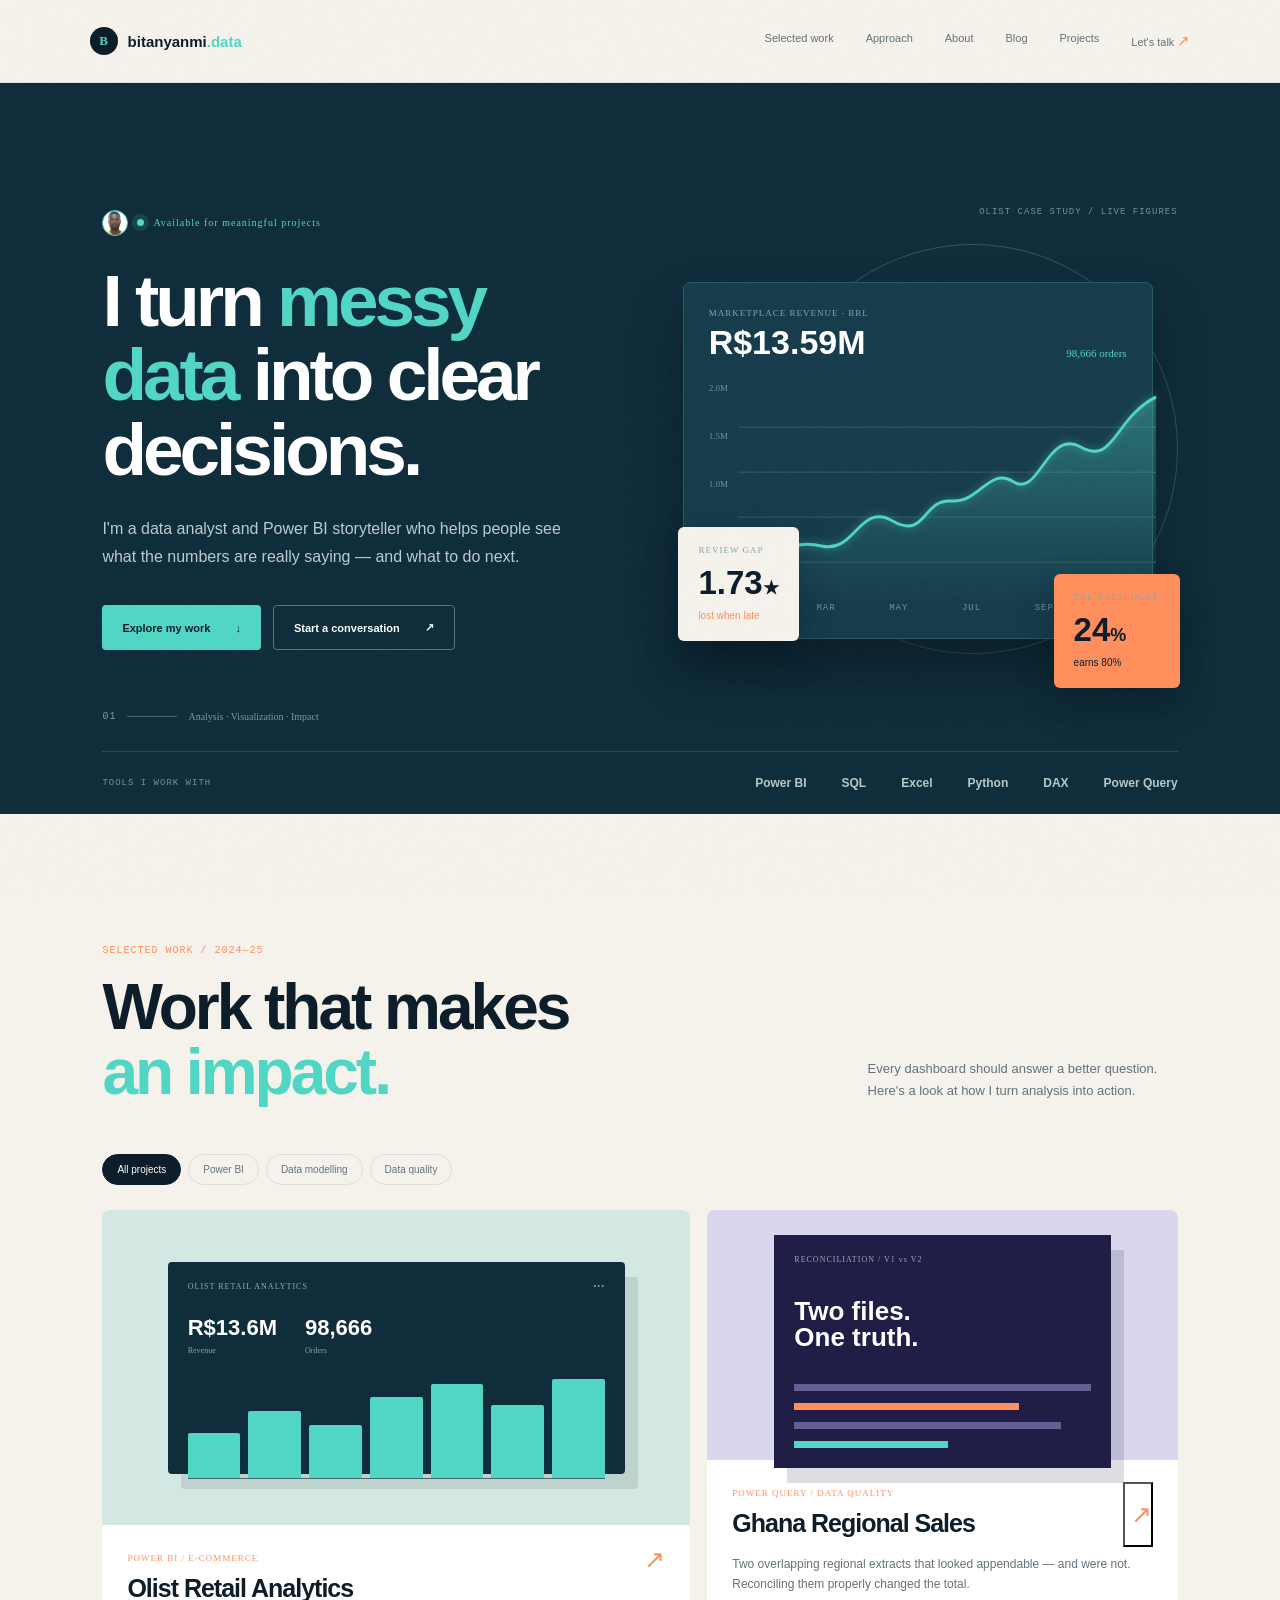
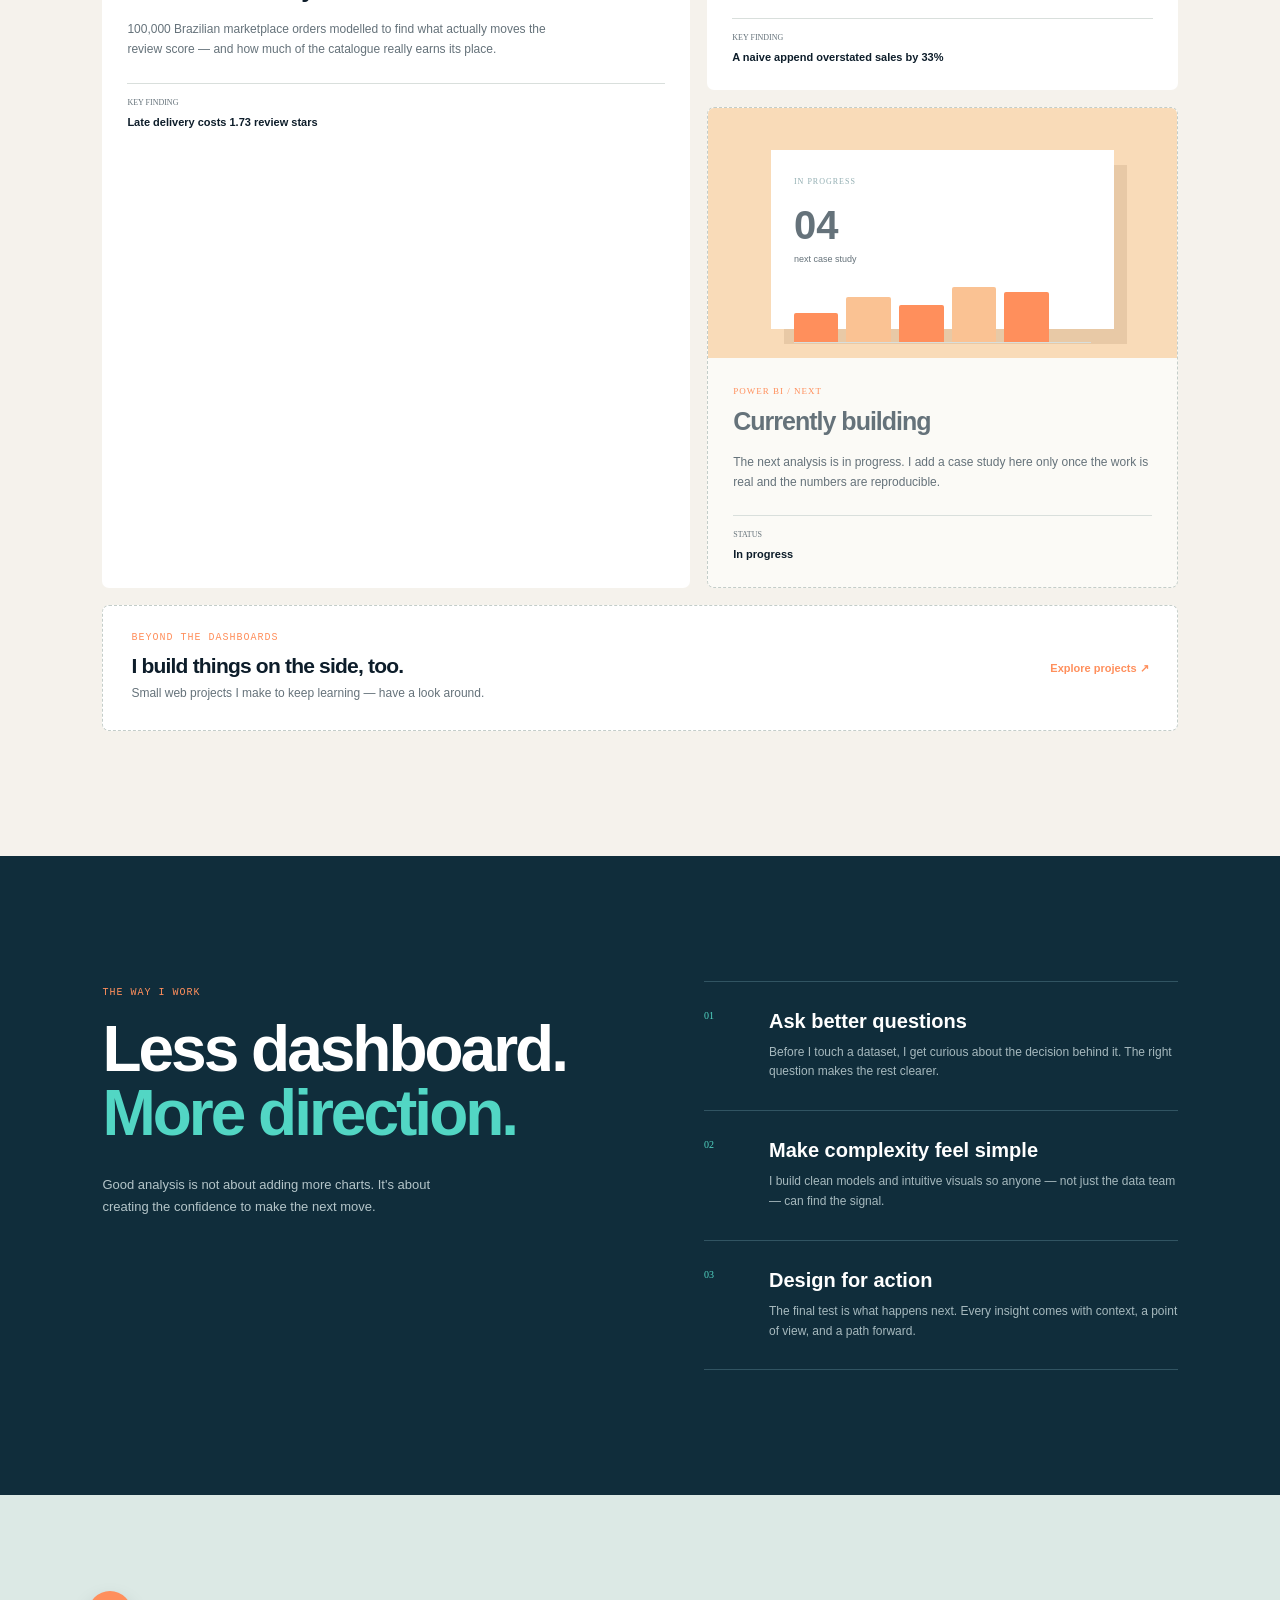
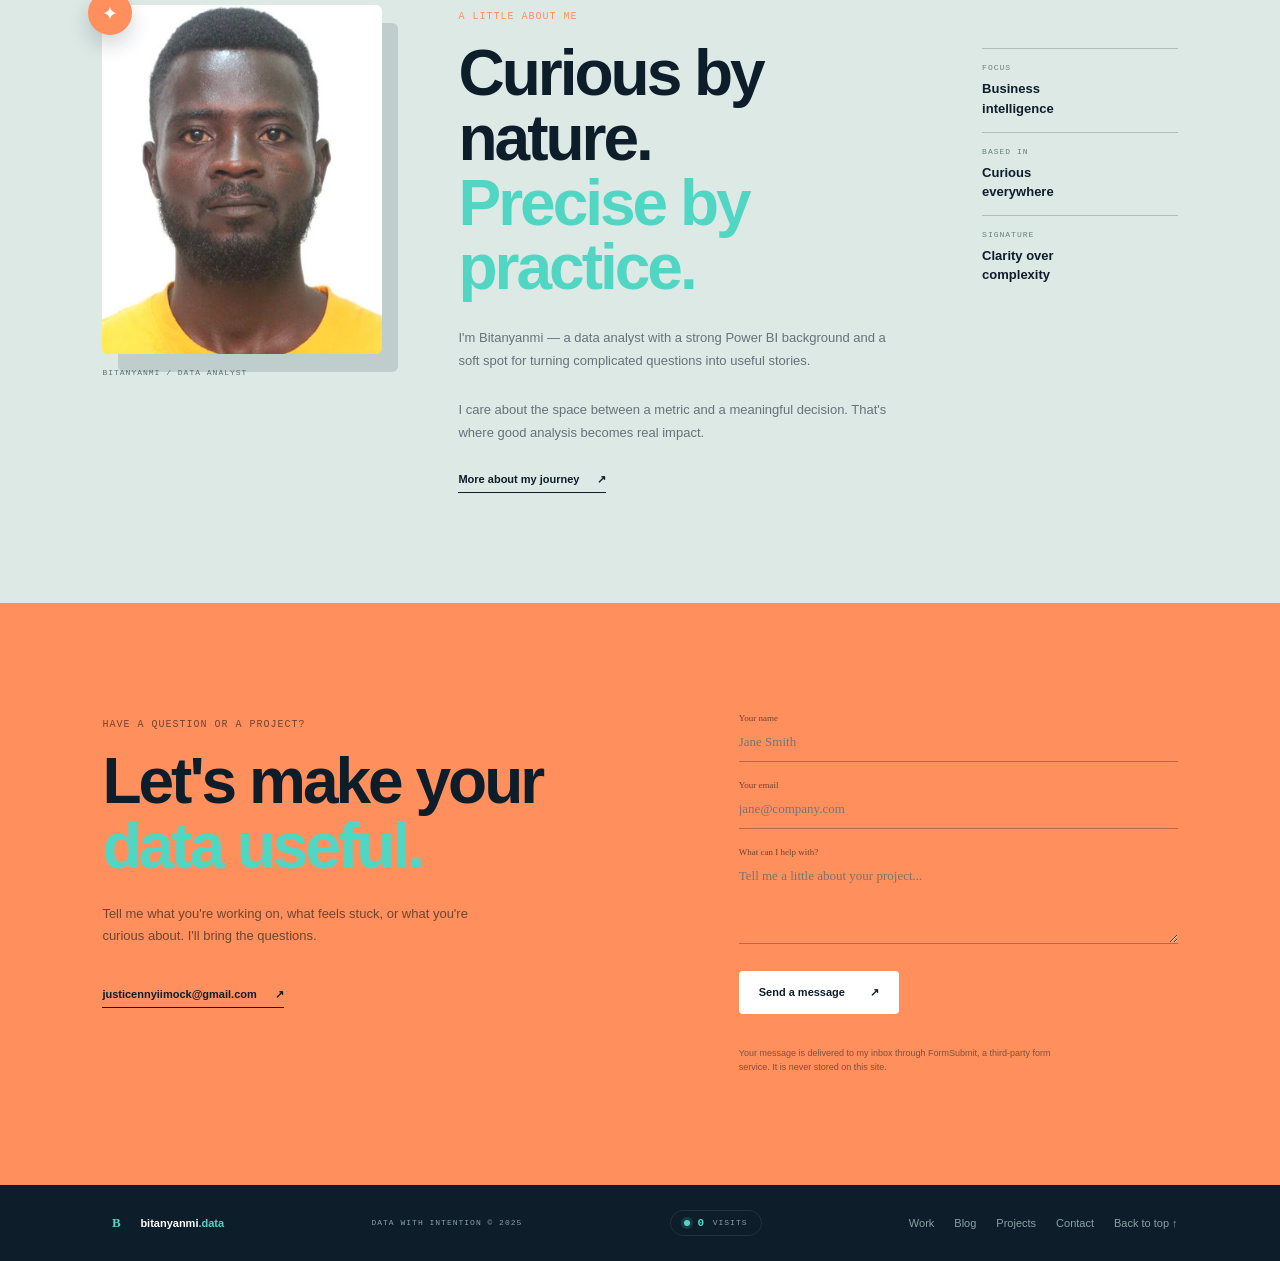
<file: index.html>
<!DOCTYPE html>
<html lang="en">
<head>
  <meta charset="UTF-8" />
  <meta http-equiv="Content-Security-Policy" content="default-src 'self'; base-uri 'none'; object-src 'none'; script-src 'self'; style-src 'self' 'unsafe-inline' https://fonts.googleapis.com; font-src https://fonts.gstatic.com; img-src 'self' data:; connect-src https://formsubmit.co https://abacus.jasoncameron.dev; form-action https://formsubmit.co" />
  <meta name="referrer" content="strict-origin-when-cross-origin" />
  <meta name="viewport" content="width=device-width, initial-scale=1.0" />
  <meta name="description" content="Bitanyanmi — data analyst and Power BI storyteller helping teams turn data into confident decisions." />
  <title>Bitanyanmi | Data Analyst & Power BI Storyteller</title>
  <link rel="icon" href="shared/assets/Passport.jpg" />
  <link rel="preconnect" href="https://fonts.googleapis.com" />
  <link rel="preconnect" href="https://fonts.gstatic.com" crossorigin />
  <link href="https://fonts.googleapis.com/css2?family=DM+Mono:wght@400;500&family=Manrope:wght@400;500;600;700;800&display=swap" rel="stylesheet" />
  <link rel="stylesheet" href="style.css" />
</head>
<body>
  <div class="noise"></div>
  <header class="site-header">
    <a class="logo" href="#top" aria-label="Go home"><span class="logo-mark">B</span><span>bitanyanmi<span class="accent">.data</span></span></a>
    <nav class="desktop-nav" aria-label="Main navigation">
      <a href="#work">Selected work</a><a href="#approach">Approach</a><a href="#about">About</a><a href="blog/">Blog</a><a href="projects.html">Projects</a><a href="#contact">Let's talk <span>↗</span></a>
    </nav>
    <button class="menu-toggle" aria-label="Toggle menu">☰</button>
  </header>

  <main id="top">
    <section class="hero">
      <div class="hero-grid">
        <div class="hero-copy">
          <div class="status"><img class="status-avatar" src="shared/assets/Passport.jpg" alt="Bitanyanmi" /><span></span> Available for meaningful projects</div>
          <h1>I turn <span class="highlight">messy data</span> into clear decisions.</h1>
          <p class="hero-lead">I'm a data analyst and Power BI storyteller who helps people see what the numbers are really saying — and what to do next.</p>
          <div class="hero-actions"><a class="button button-primary" href="#work">Explore my work <span>↓</span></a><a class="button button-ghost" href="#contact">Start a conversation <span>↗</span></a></div>
          <div class="hero-note"><span class="mono">01</span><span class="line"></span><span>Analysis · Visualization · Impact</span></div>
        </div>
        <div class="hero-visual">
          <div class="visual-label mono">OLIST CASE STUDY / LIVE FIGURES</div>
          <div class="chart-card">
            <div class="chart-head"><div><small>MARKETPLACE REVENUE · BRL</small><strong>R$13.59M</strong></div><span class="positive">98,666 orders</span></div>
            <div class="chart-area"><div class="y-labels"><span>2.0M</span><span>1.5M</span><span>1.0M</span><span>0.5M</span><span>0</span></div><svg viewBox="0 0 500 220" preserveAspectRatio="none" aria-label="Revenue trend chart"><defs><linearGradient id="fill" x1="0" x2="0" y1="0" y2="1"><stop offset="0" stop-color="#52d6c4" stop-opacity=".35"/><stop offset="1" stop-color="#52d6c4" stop-opacity="0"/></linearGradient></defs><path class="area" d="M0,190 C45,175 60,155 100,163 S145,119 185,138 S220,116 255,118 S300,83 330,99 S370,45 410,64 S450,35 500,14 V220 H0Z"/><path class="line-chart" d="M0,190 C45,175 60,155 100,163 S145,119 185,138 S220,116 255,118 S300,83 330,99 S370,45 410,64 S450,35 500,14"/></svg></div>
            <div class="chart-months mono"><span>JAN</span><span>MAR</span><span>MAY</span><span>JUL</span><span>SEP</span><span>NOV</span></div>
          </div>
          <div class="metric-card metric-one"><small>REVIEW GAP</small><strong>1.73<span>★</span></strong><em>lost when late</em></div>
          <div class="metric-card metric-two"><small>THE CATALOGUE</small><strong>24<span>%</span></strong><em class="teal">earns 80%</em></div>
          <div class="visual-orbit"></div>
        </div>
      </div>
      <div class="client-strip"><span class="mono">TOOLS I WORK WITH</span><strong>Power BI</strong><strong>SQL</strong><strong>Excel</strong><strong>Python</strong><strong>DAX</strong><strong>Power Query</strong></div>
    </section>

    <section class="section work-section" id="work">
      <div class="section-top"><div><span class="eyebrow mono">SELECTED WORK / 2024—25</span><h2>Work that makes<br /><span>an impact.</span></h2></div><p>Every dashboard should answer a better question. Here's a look at how I turn analysis into action.</p></div>
      <div class="work-filters"><button class="filter active" data-filter="all">All projects</button><button class="filter" data-filter="power-bi">Power BI</button><button class="filter" data-filter="modelling">Data modelling</button><button class="filter" data-filter="quality">Data quality</button></div>
      <div class="project-grid">
        <article class="project-card featured" data-category="power-bi modelling" data-project="olist"><div class="project-image retail"><div class="mini-dashboard"><div class="mini-title">OLIST RETAIL ANALYTICS <span>•••</span></div><div class="mini-kpis"><b>R$13.6M<small>Revenue</small></b><b>98,666<small>Orders</small></b></div><div class="mini-bars"><i style="height:45%"></i><i style="height:67%"></i><i style="height:53%"></i><i style="height:82%"></i><i style="height:95%"></i><i style="height:74%"></i><i style="height:100%"></i></div></div></div><div class="project-info"><div><span class="project-type">POWER BI / E-COMMERCE</span><h3>Olist Retail Analytics</h3></div><a class="view-project" href="case-studies/olist-retail-analytics.html" aria-label="Read the Olist Retail Analytics case study">↗</a><p>100,000 Brazilian marketplace orders modelled to find what actually moves the review score — and how much of the catalogue really earns its place.</p><div class="project-result"><span>KEY FINDING</span><strong>Late delivery costs 1.73 review stars</strong></div></div></article>
        <article class="project-card" data-category="power-bi quality" data-project="ghana"><div class="project-image operations"><div class="ops-lines"><span>RECONCILIATION / V1 vs V2</span><b>Two files.<br />One truth.</b><i></i><i></i><i></i><i></i></div></div><div class="project-info"><div><span class="project-type">POWER QUERY / DATA QUALITY</span><h3>Ghana Regional Sales</h3></div><button class="view-project" aria-label="View Ghana Regional Sales project">↗</button><p>Two overlapping regional extracts that looked appendable — and were not. Reconciling them properly changed the total.</p><div class="project-result"><span>KEY FINDING</span><strong>A naive append overstated sales by 33%</strong></div></div></article>
        <article class="project-card" data-category="power-bi modelling quality" data-project="next"><div class="project-image people"><div class="people-chart"><span>IN PROGRESS</span><b>04</b><small>next case study</small><div><i style="height:42%"></i><i style="height:65%"></i><i style="height:53%"></i><i style="height:80%"></i><i style="height:72%"></i></div></div></div><div class="project-info"><div><span class="project-type">POWER BI / NEXT</span><h3>Currently building</h3></div><p>The next analysis is in progress. I add a case study here only once the work is real and the numbers are reproducible.</p><div class="project-result"><span>STATUS</span><strong>In progress</strong></div></div></article>
      </div>
      <a class="explore-more" href="projects.html"><span><span class="eyebrow mono">BEYOND THE DASHBOARDS</span><strong>I build things on the side, too.</strong><small>Small web projects I make to keep learning — have a look around.</small></span><em>Explore projects ↗</em></a>
    </section>

    <section class="section approach-section" id="approach">
      <div class="approach-intro"><span class="eyebrow mono">THE WAY I WORK</span><h2>Less dashboard.<br /><span>More direction.</span></h2><p>Good analysis is not about adding more charts. It's about creating the confidence to make the next move.</p></div>
      <div class="approach-steps"><div class="approach-step"><span class="step-count">01</span><div><h3>Ask better questions</h3><p>Before I touch a dataset, I get curious about the decision behind it. The right question makes the rest clearer.</p></div></div><div class="approach-step"><span class="step-count">02</span><div><h3>Make complexity feel simple</h3><p>I build clean models and intuitive visuals so anyone — not just the data team — can find the signal.</p></div></div><div class="approach-step"><span class="step-count">03</span><div><h3>Design for action</h3><p>The final test is what happens next. Every insight comes with context, a point of view, and a path forward.</p></div></div></div>
    </section>

    <section class="about-section" id="about"><div class="about-portrait"><img src="shared/assets/Passport.jpg" alt="Portrait of Bitanyanmi, data analyst" /><span class="portrait-badge">✦</span><span class="portrait-caption mono">BITANYANMI / DATA ANALYST</span></div><div class="about-copy"><span class="eyebrow mono">A LITTLE ABOUT ME</span><h2>Curious by nature.<br /><span>Precise by practice.</span></h2><p>I'm Bitanyanmi — a data analyst with a strong Power BI background and a soft spot for turning complicated questions into useful stories.</p><p>I care about the space between a metric and a meaningful decision. That's where good analysis becomes real impact.</p><a class="inline-link" href="#contact">More about my journey <span>↗</span></a></div><div class="about-facts"><div><span class="mono">FOCUS</span><strong>Business<br />intelligence</strong></div><div><span class="mono">BASED IN</span><strong>Curious<br />everywhere</strong></div><div><span class="mono">SIGNATURE</span><strong>Clarity over<br />complexity</strong></div></div></section>

    <section class="contact-section" id="contact"><div class="contact-copy"><span class="eyebrow mono">HAVE A QUESTION OR A PROJECT?</span><h2>Let's make your<br /><span>data useful.</span></h2><p>Tell me what you're working on, what feels stuck, or what you're curious about. I'll bring the questions.</p><a class="email-link" href="mailto:justicennyiimock@gmail.com">justicennyiimock@gmail.com <span>↗</span></a></div><form id="contactForm" class="contact-form" action="https://formsubmit.co/ajax/justicennyiimock@gmail.com" method="POST"><label>Your name<input required type="text" name="name" placeholder="Jane Smith" /></label><label>Your email<input required type="email" name="email" placeholder="jane@company.com" /></label><label>What can I help with?<textarea required rows="4" name="message" placeholder="Tell me a little about your project..."></textarea></label><input type="hidden" name="_subject" value="New message from your portfolio site" /><input type="hidden" name="_template" value="table" /><input type="hidden" name="_captcha" value="true" /><input type="text" name="_honey" class="honeypot" tabindex="-1" autocomplete="off" aria-hidden="true" /><button class="button button-light" type="submit">Send a message <span>↗</span></button><p id="formMessage" class="form-message" aria-live="polite"></p><p class="form-privacy">Your message is delivered to my inbox through FormSubmit, a third-party form service. It is never stored on this site.</p></form></section>
  </main>
  <footer class="site-footer"><a class="logo" href="#top"><span class="logo-mark">B</span><span>bitanyanmi<span class="accent">.data</span></span></a><span class="mono">DATA WITH INTENTION © 2025</span><span class="visit-counter mono" id="visitCounter" hidden title="Total visits to this site"><span class="visit-dot"></span><strong id="visitCount">0</strong> VISITS</span><div><a href="#work">Work</a><a href="blog/">Blog</a><a href="projects.html">Projects</a><a href="#contact">Contact</a><a href="#top">Back to top ↑</a></div></footer>

  <div id="projectModal" class="modal-backdrop hidden"><div class="modal"><button class="modal-close" aria-label="Close project details">×</button><div id="projectModalContent"></div></div></div>
  <script src="app.js"></script>
</body>
</html>
</file>
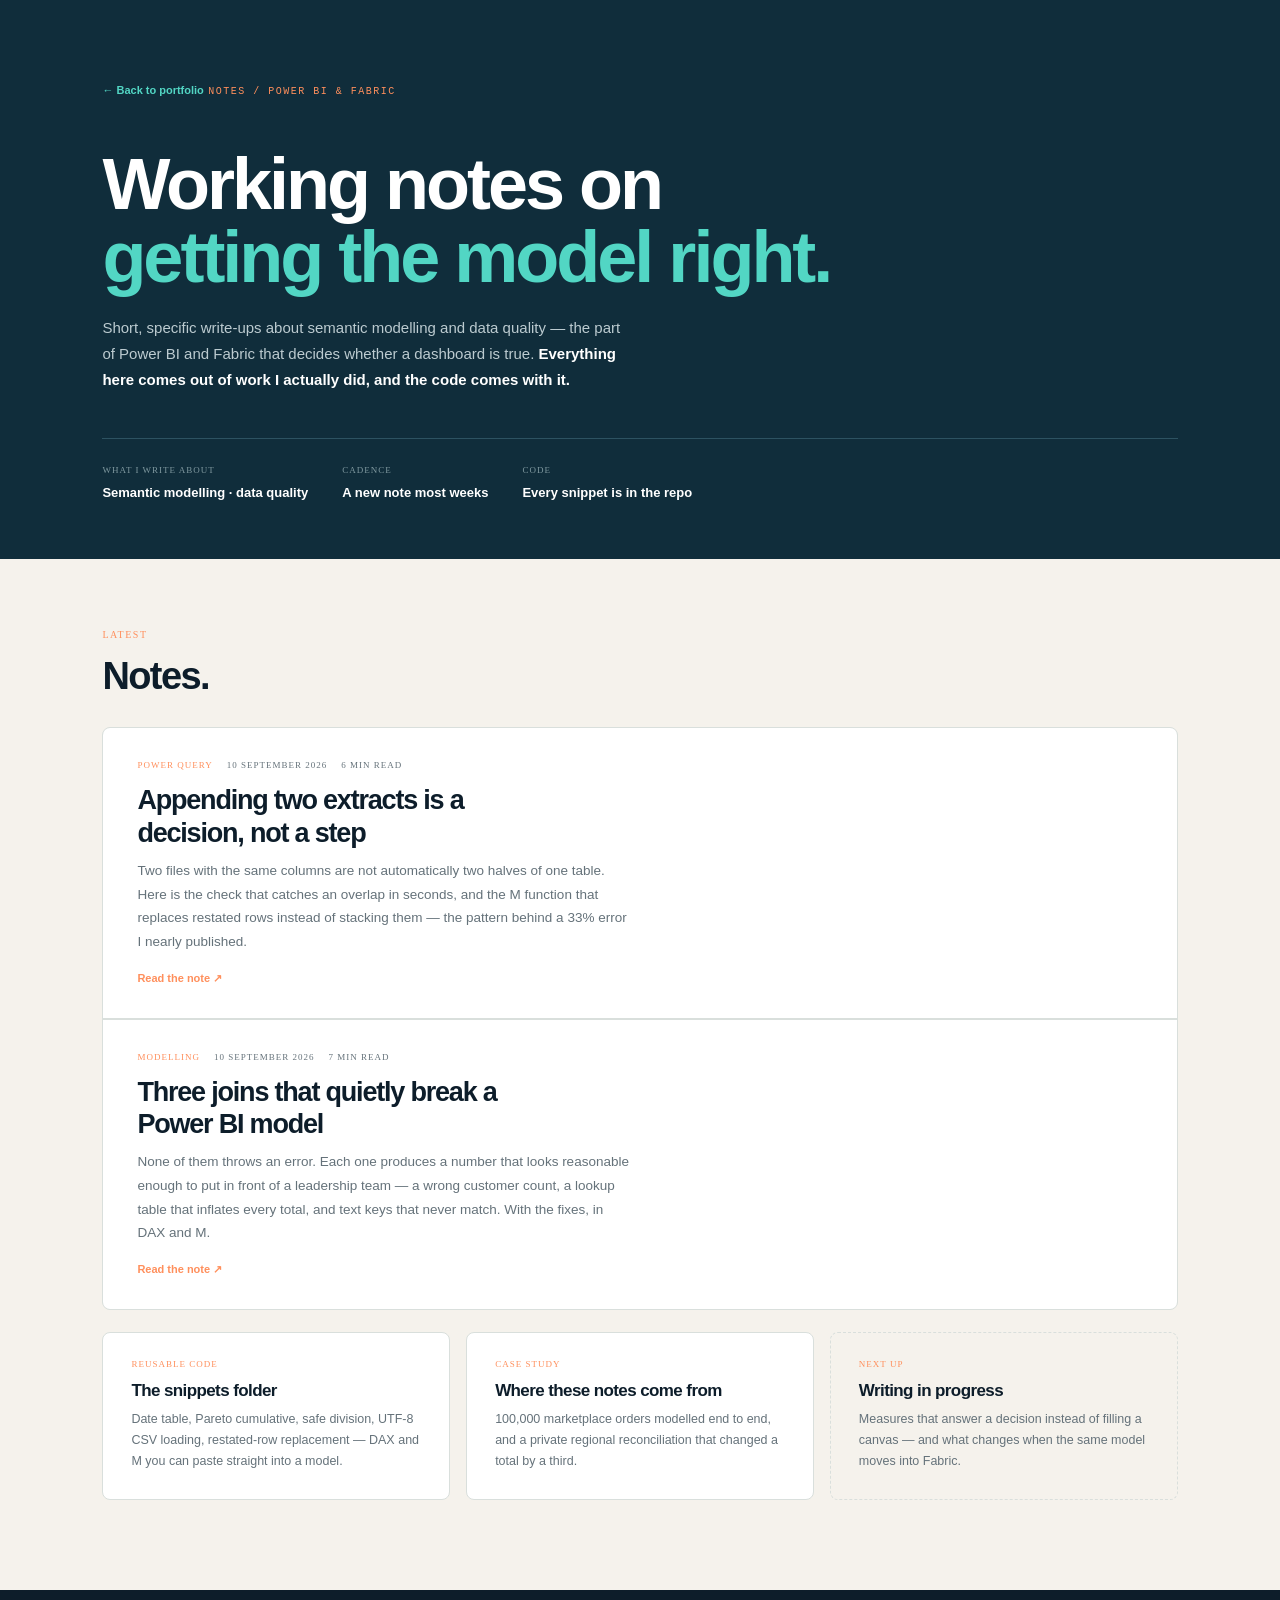
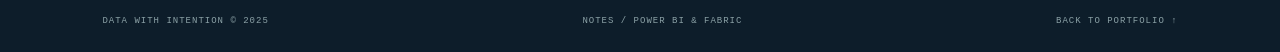
<file: blog/index.html>
<!DOCTYPE html>
<html lang="en">
<head>
  <meta charset="UTF-8" />
  <meta http-equiv="Content-Security-Policy" content="default-src 'self'; base-uri 'none'; object-src 'none'; script-src 'none'; style-src 'self' 'unsafe-inline' https://fonts.googleapis.com; font-src https://fonts.gstatic.com; img-src 'self' data:; form-action 'none'" />
  <meta name="referrer" content="strict-origin-when-cross-origin" />
  <meta name="viewport" content="width=device-width, initial-scale=1.0" />
  <meta name="description" content="Notes on semantic modelling and data quality in Power BI and Microsoft Fabric — written by Bitanyanmi from real work, with the code included." />
  <title>Notes | Bitanyanmi</title>
  <link rel="icon" href="../shared/assets/Passport.jpg" />
  <link rel="preconnect" href="https://fonts.googleapis.com" />
  <link rel="preconnect" href="https://fonts.gstatic.com" crossorigin />
  <link href="https://fonts.googleapis.com/css2?family=DM+Mono:wght@400;500&family=Manrope:wght@400;500;600;700;800&display=swap" rel="stylesheet" />
  <style>
    :root{--ink:#0d1d2a;--navy:#102d3b;--teal:#52d6c4;--cream:#f5f2ec;--orange:#ff8f5c;--muted:#65727a;--line:#d9dfdc}
    *{box-sizing:border-box}
    body{margin:0;background:var(--cream);color:var(--ink);font-family:Manrope,sans-serif}
    .mono{font-family:"DM Mono",monospace;letter-spacing:1px}

    header{padding:80px 8vw 58px;background:var(--navy);color:#fff}
    .backlink{display:inline-flex;align-items:center;gap:9px;color:var(--teal);text-decoration:none;font-size:11px;font-weight:800;margin-bottom:30px}
    .backlink:hover{color:#fff}
    .kicker{font-size:10px;letter-spacing:1.5px;color:var(--orange)}
    h1{font-size:clamp(42px,6vw,72px);line-height:1.02;letter-spacing:-3px;margin:22px 0 20px}
    h1 span{color:var(--teal)}
    header p{max-width:520px;color:#bccbd0;line-height:1.75;font-size:15px;margin:0}
    header p b{color:#fff;font-weight:700}
    .beat{display:flex;flex-wrap:wrap;gap:34px;margin-top:44px;padding-top:26px;border-top:1px solid #2d5261}
    .beat div small{display:block;font:9px "DM Mono";letter-spacing:1px;color:#7f989f;margin-bottom:8px}
    .beat div strong{font-size:13px;font-weight:700}

    main{padding:70px 8vw 90px}
    .eyebrow{font:10px "DM Mono";letter-spacing:1.5px;color:var(--orange);display:block;margin-bottom:16px}
    h2{font-size:clamp(26px,3.2vw,38px);letter-spacing:-1.6px;line-height:1.1;margin:0 0 30px}

    .posts{display:grid;gap:2px;background:var(--line);border:1px solid var(--line);border-radius:8px;overflow:hidden}
    .post{display:block;background:#fff;padding:32px 34px;text-decoration:none;color:var(--ink);transition:.2s}
    .post:hover{background:#fbfaf6}
    .post-meta{display:flex;flex-wrap:wrap;gap:14px;font:9px "DM Mono";letter-spacing:1px;color:var(--muted)}
    .post-meta .cat{color:var(--orange)}
    .post h3{font-size:clamp(21px,2.4vw,27px);letter-spacing:-1.2px;line-height:1.2;margin:14px 0 10px;max-width:24ch}
    .post p{color:var(--muted);font-size:13.5px;line-height:1.75;margin:0;max-width:66ch}
    .post .go{display:inline-block;margin-top:18px;font-size:11px;font-weight:800;color:var(--orange)}

    .side{display:grid;grid-template-columns:repeat(auto-fit,minmax(260px,1fr));gap:16px;margin-top:22px}
    .tile{background:#fff;border:1px solid var(--line);border-radius:8px;padding:26px 28px;text-decoration:none;color:var(--ink);transition:.2s}
    .tile:hover{border-color:#bfd6d0;transform:translateY(-3px);box-shadow:0 16px 32px #0d1d2a10}
    .tile small{display:block;font:9px "DM Mono";letter-spacing:1px;color:var(--orange);margin-bottom:12px}
    .tile strong{display:block;font-size:17px;letter-spacing:-.6px;margin-bottom:8px}
    .tile span{display:block;color:var(--muted);font-size:12.5px;line-height:1.7}
    .tile.plain{border-style:dashed;background:transparent}
    .tile.plain:hover{transform:none;box-shadow:none;border-color:#c3cdc9}

    footer{padding:26px 8vw;background:var(--ink);color:#8ba1a6;font-size:9px;display:flex;justify-content:space-between;gap:14px;flex-wrap:wrap}
    footer a{color:#8ba1a6;text-decoration:none}
    footer a:hover{color:#fff}

    @media(max-width:720px){
      header{padding:58px 7vw 44px}
      main{padding:52px 7vw 70px}
      .post{padding:26px 22px}
      footer{padding:24px 7vw}
    }
  </style>
</head>
<body>
  <header>
    <a class="backlink" href="../index.html">← Back to portfolio</a>
    <span class="kicker mono">NOTES / POWER BI &amp; FABRIC</span>
    <h1>Working notes on<br /><span>getting the model right.</span></h1>
    <p>
      Short, specific write-ups about semantic modelling and data quality — the part of Power BI
      and Fabric that decides whether a dashboard is true. <b>Everything here comes out of work I
      actually did, and the code comes with it.</b>
    </p>
    <div class="beat">
      <div><small>WHAT I WRITE ABOUT</small><strong>Semantic modelling · data quality</strong></div>
      <div><small>CADENCE</small><strong>A new note most weeks</strong></div>
      <div><small>CODE</small><strong>Every snippet is in the repo</strong></div>
    </div>
  </header>

  <main>
    <span class="eyebrow">LATEST</span>
    <h2>Notes.</h2>

    <!--
      ADDING A POST
      1. Copy an existing post file in this folder and rename it to a short slug,
         e.g. blog/measures-that-answer-a-decision.html
      2. Update <title>, the meta description, the date, the reading time and the body.
      3. Add a matching <a class="post"> block at the TOP of the list below — newest first.
      4. Keep the CSP in <head> as it is: these pages carry no JavaScript.
    -->

    <div class="posts">
      <a class="post" href="appending-two-extracts-is-a-decision.html">
        <span class="post-meta"><span class="cat">POWER QUERY</span><span>10 SEPTEMBER 2026</span><span>6 MIN READ</span></span>
        <h3>Appending two extracts is a decision, not a step</h3>
        <p>
          Two files with the same columns are not automatically two halves of one table. Here is the
          check that catches an overlap in seconds, and the M function that replaces restated rows
          instead of stacking them — the pattern behind a 33% error I nearly published.
        </p>
        <span class="go">Read the note ↗</span>
      </a>
      <a class="post" href="three-joins-that-break-a-power-bi-model.html">
        <span class="post-meta"><span class="cat">MODELLING</span><span>10 SEPTEMBER 2026</span><span>7 MIN READ</span></span>
        <h3>Three joins that quietly break a Power BI model</h3>
        <p>
          None of them throws an error. Each one produces a number that looks reasonable enough to
          put in front of a leadership team — a wrong customer count, a lookup table that inflates
          every total, and text keys that never match. With the fixes, in DAX and M.
        </p>
        <span class="go">Read the note ↗</span>
      </a>
    </div>

    <div class="side">
      <a class="tile" href="https://github.com/Bitanyanmi-MLSA/dev-days/tree/main/shared/snippets">
        <small>REUSABLE CODE</small>
        <strong>The snippets folder</strong>
        <span>Date table, Pareto cumulative, safe division, UTF-8 CSV loading, restated-row
        replacement — DAX and M you can paste straight into a model.</span>
      </a>
      <a class="tile" href="../case-studies/olist-retail-analytics.html">
        <small>CASE STUDY</small>
        <strong>Where these notes come from</strong>
        <span>100,000 marketplace orders modelled end to end, and a private regional
        reconciliation that changed a total by a third.</span>
      </a>
      <div class="tile plain">
        <small>NEXT UP</small>
        <strong>Writing in progress</strong>
        <span>Measures that answer a decision instead of filling a canvas — and what changes when
        the same model moves into Fabric.</span>
      </div>
    </div>
  </main>

  <footer>
    <span class="mono">DATA WITH INTENTION © 2025</span>
    <span class="mono">NOTES / POWER BI &amp; FABRIC</span>
    <a class="mono" href="../index.html">BACK TO PORTFOLIO ↑</a>
  </footer>
</body>
</html>
</file>
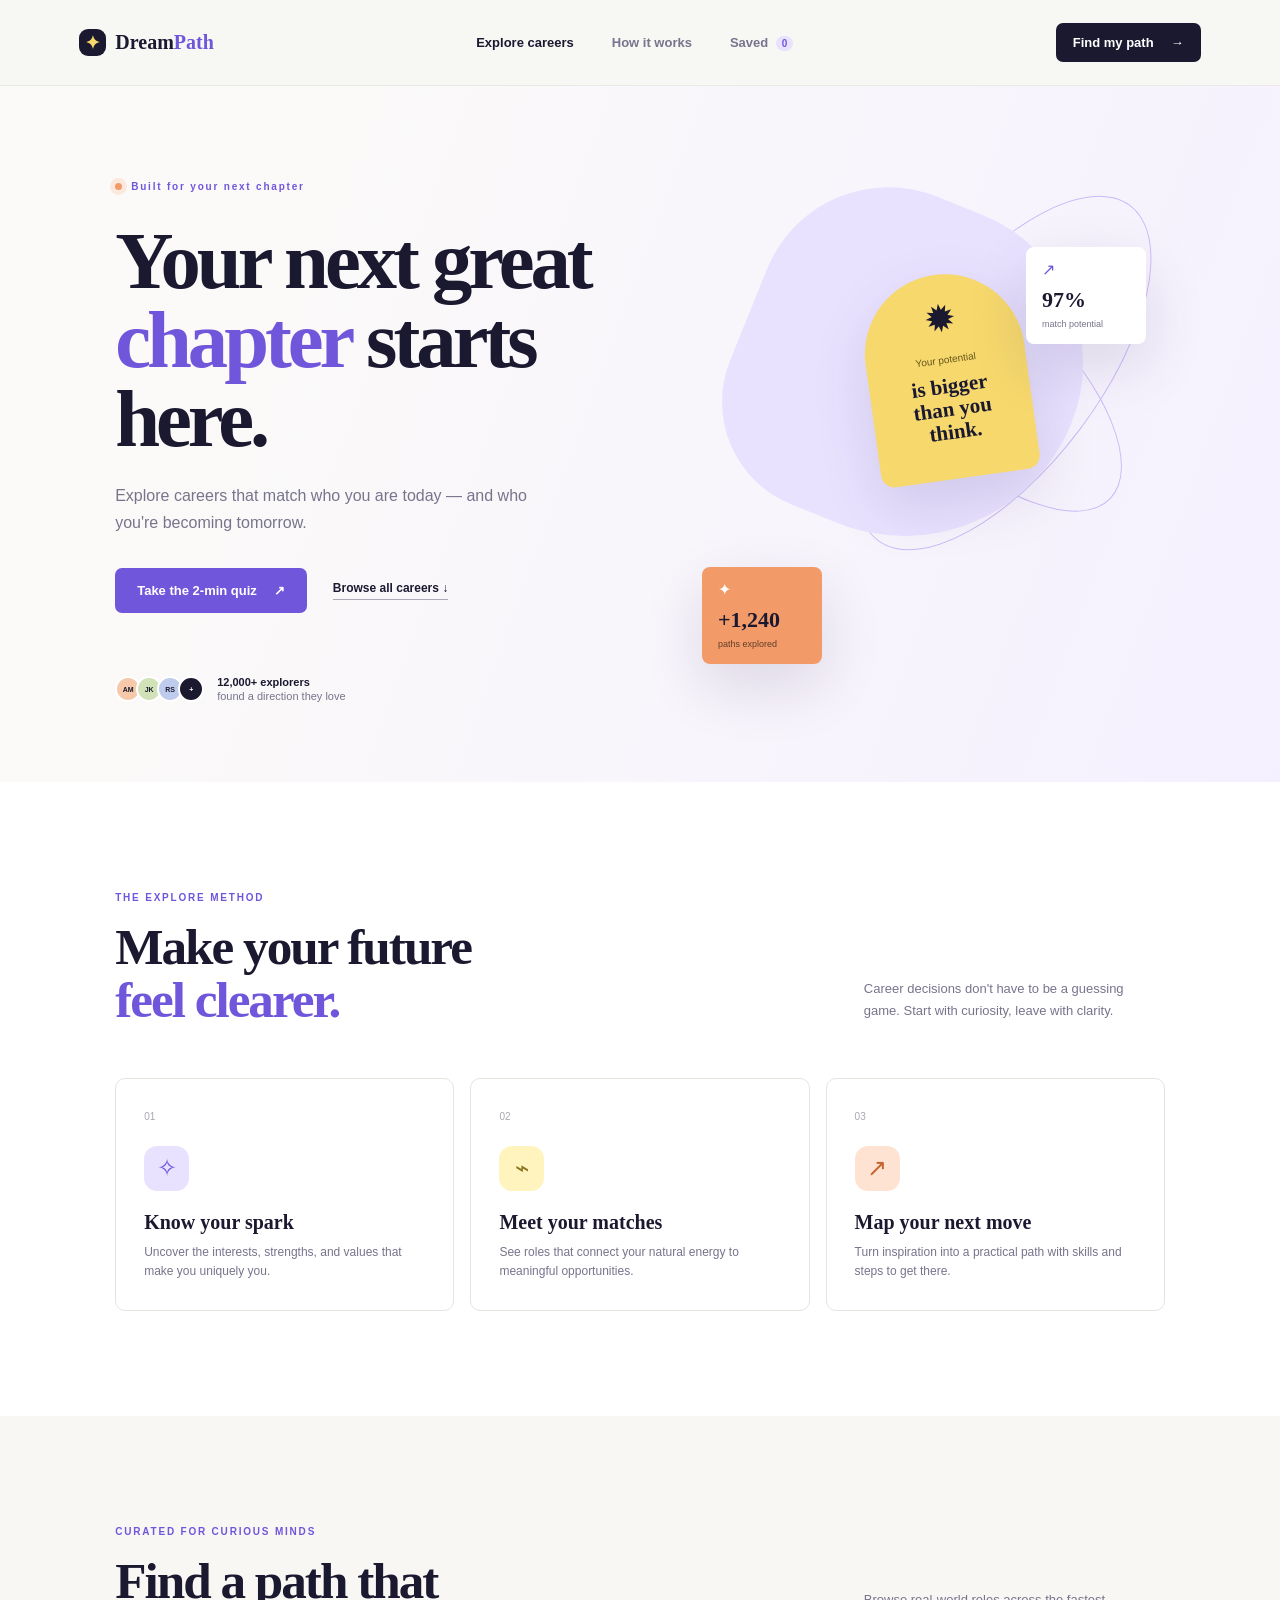
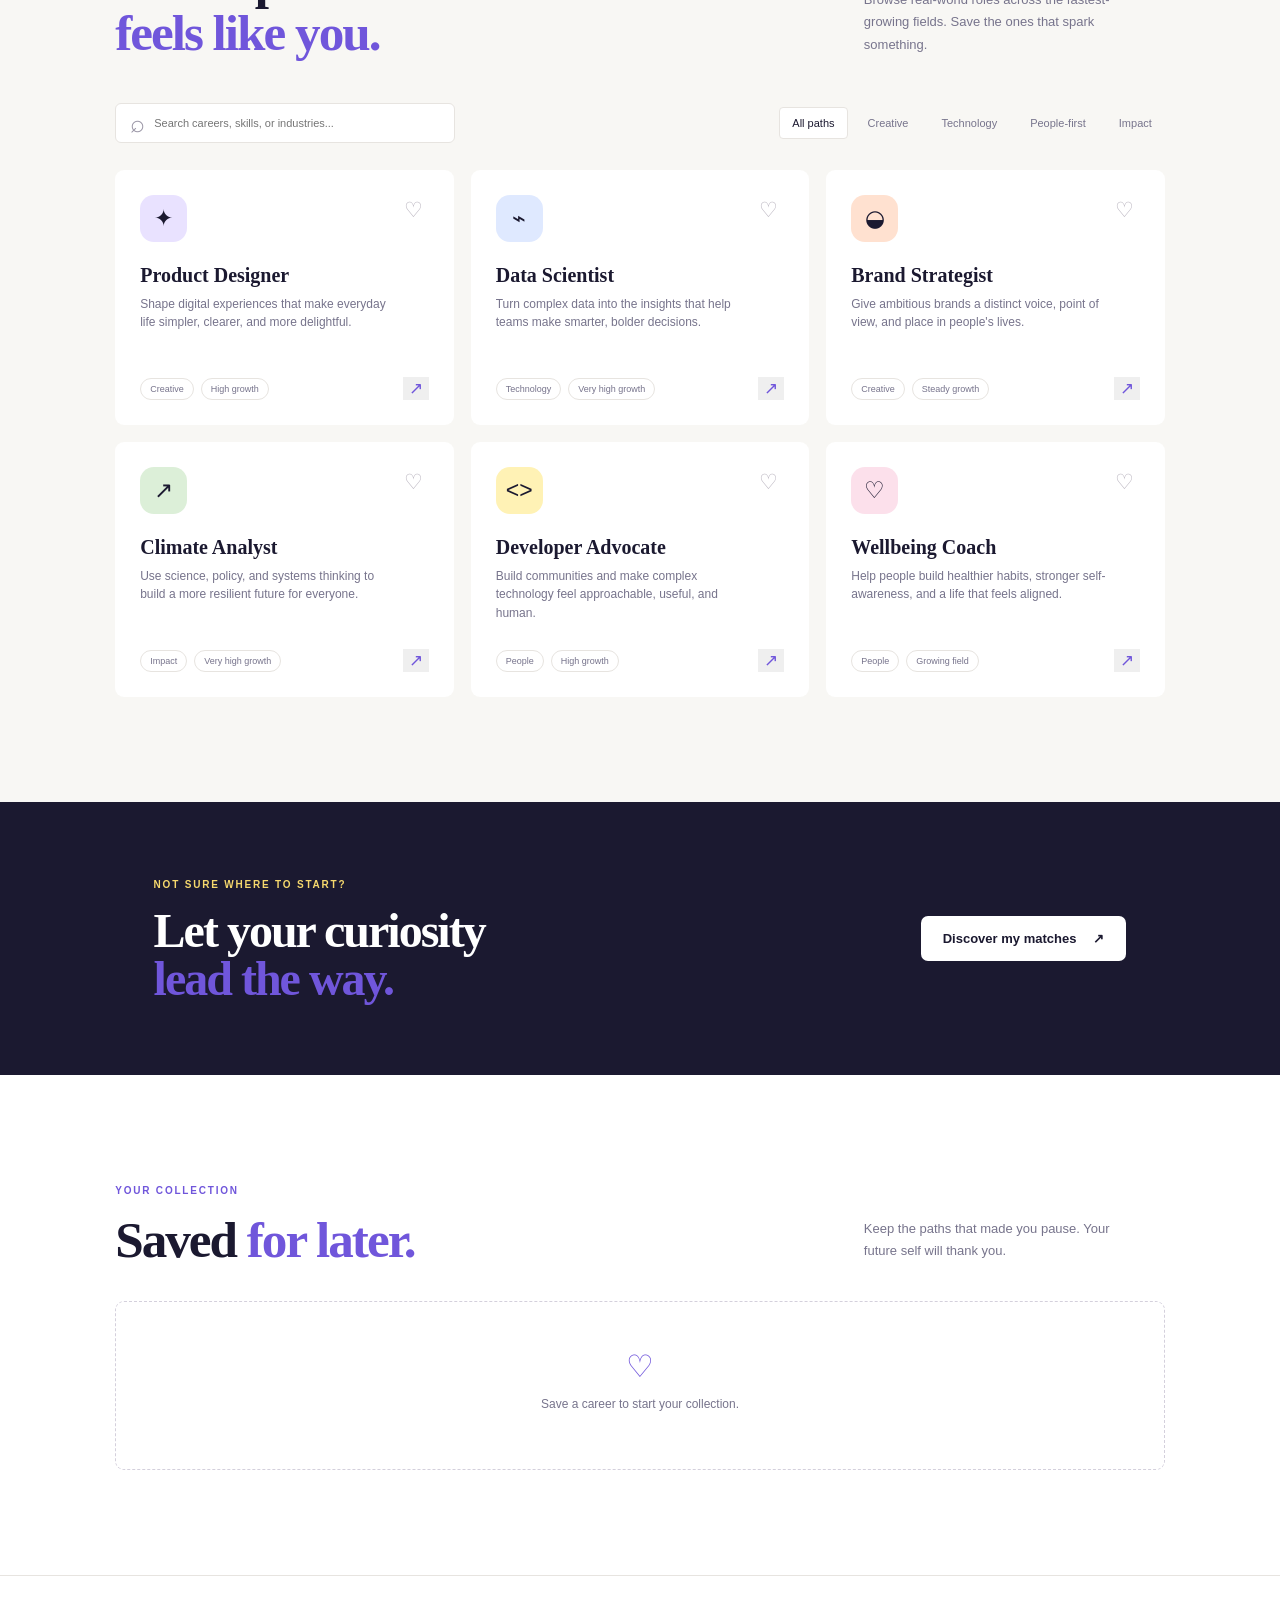
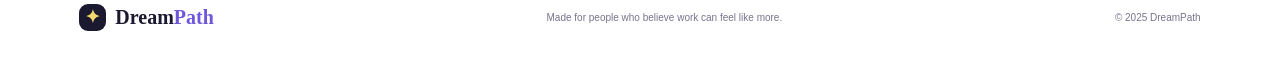
<file: projects/01-dream-career-explorer/index.html>
<!DOCTYPE html>
<html lang="en">
<head>
  <meta charset="UTF-8" />
  <meta http-equiv="Content-Security-Policy" content="default-src 'self'; base-uri 'none'; object-src 'none'; script-src 'self'; style-src 'self' 'unsafe-inline' https://fonts.googleapis.com; font-src https://fonts.gstatic.com; img-src 'self' data:; form-action 'none'" />
  <meta name="referrer" content="strict-origin-when-cross-origin" />
  <meta name="viewport" content="width=device-width, initial-scale=1.0" />
  <meta name="description" content="Dream Career Explorer — discover a career path that fits your strengths, interests, and ambitions." />
  <title>Dream Career Explorer</title>
  <link rel="icon" href="data:image/svg+xml,%3Csvg xmlns='http://www.w3.org/2000/svg' viewBox='0 0 64 64'%3E%3Crect width='64' height='64' rx='14' fill='%231b1930'/%3E%3Ctext x='32' y='45' font-size='38' text-anchor='middle' fill='%23f6d86d'%3E%E2%9C%A6%3C/text%3E%3C/svg%3E" />
  <link rel="preconnect" href="https://fonts.googleapis.com" />
  <link rel="preconnect" href="https://fonts.gstatic.com" crossorigin />
  <link href="https://fonts.googleapis.com/css2?family=DM+Sans:wght@400;500;600;700&family=Space+Grotesk:wght@500;600;700&display=swap" rel="stylesheet" />
  <link rel="stylesheet" href="style.css" />
</head>
<body>
  <div class="app-shell">
    <header class="topbar">
      <a href="#" class="brand" aria-label="Dream Career Explorer home">
        <span class="brand-mark">✦</span>
        <span>Dream<span>Path</span></span>
      </a>
      <nav class="nav-links" aria-label="Main navigation">
        <a class="active" href="#explore">Explore careers</a>
        <a href="#how-it-works">How it works</a>
        <a href="#saved">Saved <span id="savedCount" class="nav-count">0</span></a>
      </nav>
      <button id="quizNavButton" class="button button-dark button-small">Find my path <span>→</span></button>
    </header>

    <main>
      <section class="hero" id="explore">
        <div class="hero-copy">
          <div class="eyebrow"><span class="pulse-dot"></span> Built for your next chapter</div>
          <h1>Your next great<br /><em>chapter</em> starts here.</h1>
          <p>Explore careers that match who you are today — and who you're becoming tomorrow.</p>
          <div class="hero-actions">
            <button id="startQuizButton" class="button button-primary">Take the 2-min quiz <span>↗</span></button>
            <a href="#careerGrid" class="text-link">Browse all careers <span>↓</span></a>
          </div>
          <div class="social-proof">
            <div class="avatar-stack" aria-hidden="true">
              <span>AM</span><span>JK</span><span>RS</span><span>+</span>
            </div>
            <div><strong>12,000+ explorers</strong><small>found a direction they love</small></div>
          </div>
        </div>
        <div class="hero-art" aria-label="Career discovery illustration">
          <div class="orbit orbit-one"></div>
          <div class="orbit orbit-two"></div>
          <div class="sun-card">
            <span class="sun-icon">✹</span>
            <small>Your potential</small>
            <strong>is bigger<br />than you think.</strong>
          </div>
          <div class="floating-card card-purple"><span>↗</span><strong>97%</strong><small>match potential</small></div>
          <div class="floating-card card-yellow"><span>✦</span><strong>+1,240</strong><small>paths explored</small></div>
          <div class="hero-blob"></div>
        </div>
      </section>

      <section class="section intro-section" id="how-it-works">
        <div class="section-heading">
          <div><span class="section-kicker">THE EXPLORE METHOD</span><h2>Make your future<br /><em>feel clearer.</em></h2></div>
          <p>Career decisions don't have to be a guessing game. Start with curiosity, leave with clarity.</p>
        </div>
        <div class="method-grid">
          <article class="method-card">
            <span class="step-number">01</span><div class="method-icon violet">✧</div>
            <h3>Know your spark</h3><p>Uncover the interests, strengths, and values that make you uniquely you.</p>
          </article>
          <article class="method-card">
            <span class="step-number">02</span><div class="method-icon yellow">⌁</div>
            <h3>Meet your matches</h3><p>See roles that connect your natural energy to meaningful opportunities.</p>
          </article>
          <article class="method-card">
            <span class="step-number">03</span><div class="method-icon orange">↗</div>
            <h3>Map your next move</h3><p>Turn inspiration into a practical path with skills and steps to get there.</p>
          </article>
        </div>
      </section>

      <section class="section careers-section" id="careerGrid">
        <div class="section-heading career-heading">
          <div><span class="section-kicker">CURATED FOR CURIOUS MINDS</span><h2>Find a path that<br /><em>feels like you.</em></h2></div>
          <p>Browse real-world roles across the fastest-growing fields. Save the ones that spark something.</p>
        </div>
        <div class="toolbar">
          <label class="search-box"><span>⌕</span><input id="searchInput" type="search" placeholder="Search careers, skills, or industries..." /></label>
          <div class="filter-group" role="group" aria-label="Career filters">
            <button class="filter-button active" data-filter="All">All paths</button>
            <button class="filter-button" data-filter="Creative">Creative</button>
            <button class="filter-button" data-filter="Technology">Technology</button>
            <button class="filter-button" data-filter="People">People-first</button>
            <button class="filter-button" data-filter="Impact">Impact</button>
          </div>
        </div>
        <div id="careerGridItems" class="career-grid"></div>
        <div id="emptyState" class="empty-state hidden"><span>◌</span><h3>No paths found</h3><p>Try another search or clear your filters.</p><button id="clearFilters" class="text-link">Clear filters</button></div>
      </section>

      <section class="cta-banner">
        <div><span class="section-kicker">NOT SURE WHERE TO START?</span><h2>Let your curiosity<br /><em>lead the way.</em></h2></div>
        <button id="ctaQuizButton" class="button button-light">Discover my matches <span>↗</span></button>
      </section>

      <section class="section saved-section" id="saved">
        <div class="saved-header"><div><span class="section-kicker">YOUR COLLECTION</span><h2>Saved <em>for later.</em></h2></div><p>Keep the paths that made you pause. Your future self will thank you.</p></div>
        <div id="savedGrid" class="saved-grid"><div class="saved-placeholder"><span>♡</span><p>Save a career to start your collection.</p></div></div>
      </section>
    </main>

    <footer class="footer"><a href="#" class="brand"><span class="brand-mark">✦</span><span>Dream<span>Path</span></span></a><span>Made for people who believe work can feel like more.</span><span>© 2025 DreamPath</span></footer>
  </div>

  <div id="careerModal" class="modal-backdrop hidden" role="dialog" aria-modal="true" aria-labelledby="modalTitle">
    <div class="modal">
      <button class="modal-close" aria-label="Close career details">×</button>
      <div id="modalContent"></div>
    </div>
  </div>
  <div id="quizModal" class="modal-backdrop hidden" role="dialog" aria-modal="true" aria-labelledby="quizTitle">
    <div class="modal quiz-modal">
      <button class="modal-close" aria-label="Close quiz">×</button>
      <div class="quiz-progress"><span id="quizProgressBar"></span></div>
      <div id="quizContent"></div>
    </div>
  </div>
  <script src="app.js"></script>
</body>
</html>
</file>
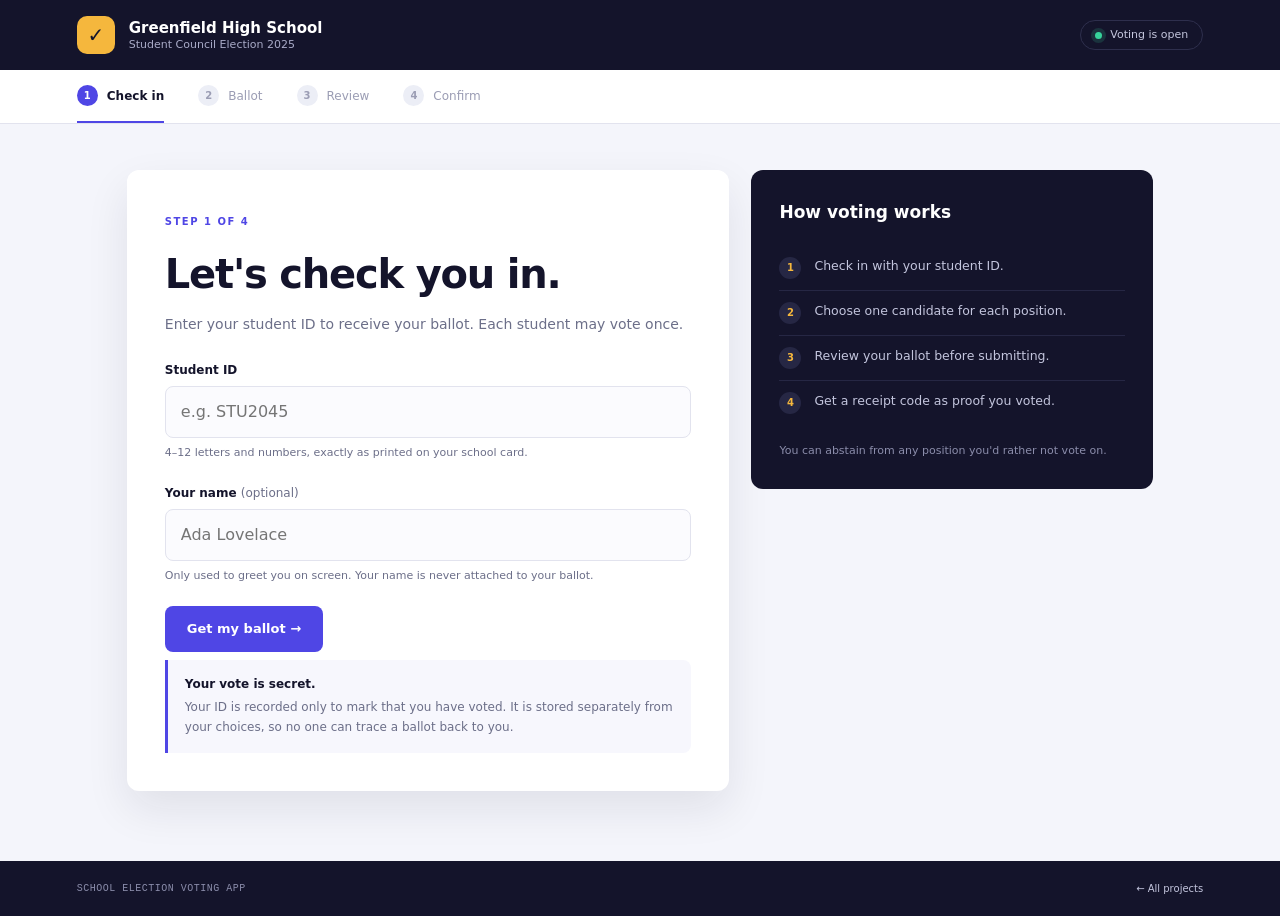
<file: projects/03-school-election-voting/index.html>
<!DOCTYPE html>
<html lang="en">
<head>
  <meta charset="UTF-8" />
  <meta http-equiv="Content-Security-Policy" content="default-src 'self'; base-uri 'none'; object-src 'none'; script-src 'self'; style-src 'self' 'unsafe-inline' https://fonts.googleapis.com; font-src https://fonts.gstatic.com; img-src 'self' data:; form-action 'none'" />
  <meta name="referrer" content="strict-origin-when-cross-origin" />
  <meta name="viewport" content="width=device-width, initial-scale=1.0" />
  <meta name="description" content="School Election Voting App — a simple, secure-feeling ballot for student council elections." />
  <title>School Election — Student Council Vote</title>
  <link rel="icon" href="data:image/svg+xml,%3Csvg xmlns='http://www.w3.org/2000/svg' viewBox='0 0 64 64'%3E%3Crect width='64' height='64' rx='14' fill='%2314142b'/%3E%3Ctext x='32' y='46' font-size='36' text-anchor='middle' fill='%23fbbf24'%3E%E2%9C%93%3C/text%3E%3C/svg%3E" />
  <link rel="preconnect" href="https://fonts.googleapis.com" />
  <link rel="preconnect" href="https://fonts.gstatic.com" crossorigin />
  <link href="https://fonts.googleapis.com/css2?family=Outfit:wght@400;500;600;700;800&family=Roboto+Mono:wght@400;500&display=swap" rel="stylesheet" />
  <link rel="stylesheet" href="style.css" />
</head>
<body>
  <header class="masthead">
    <div class="crest" aria-hidden="true">✓</div>
    <div class="masthead-text">
      <strong>Greenfield High School</strong>
      <span>Student Council Election 2025</span>
    </div>
    <div class="election-status" id="electionStatus">
      <span class="status-dot"></span><span id="statusText">Voting is open</span>
    </div>
  </header>

  <nav class="stepper" id="stepper" aria-label="Voting progress">
    <ol>
      <li data-step="checkin"><span class="step-num">1</span> Check in</li>
      <li data-step="ballot"><span class="step-num">2</span> Ballot</li>
      <li data-step="review"><span class="step-num">3</span> Review</li>
      <li data-step="done"><span class="step-num">4</span> Confirm</li>
    </ol>
  </nav>

  <main>
    <!-- STEP 1 — CHECK IN -->
    <section class="view active" id="view-checkin">
      <div class="panel">
        <span class="kicker">STEP 1 OF 4</span>
        <h1>Let's check you in.</h1>
        <p class="lead">Enter your student ID to receive your ballot. Each student may vote once.</p>

        <form id="checkinForm" novalidate>
          <div class="field">
            <label for="studentId">Student ID</label>
            <input id="studentId" type="text" inputmode="latin" autocomplete="off" placeholder="e.g. STU2045" aria-describedby="idHint idError" />
            <small id="idHint" class="hint">4–12 letters and numbers, exactly as printed on your school card.</small>
            <p id="idError" class="error" role="alert" hidden></p>
          </div>
          <div class="field">
            <label for="studentName">Your name <span class="optional">(optional)</span></label>
            <input id="studentName" type="text" autocomplete="off" placeholder="Ada Lovelace" />
            <small class="hint">Only used to greet you on screen. Your name is never attached to your ballot.</small>
          </div>
          <button class="btn btn-primary" type="submit">Get my ballot →</button>
        </form>

        <div class="privacy-note">
          <strong>Your vote is secret.</strong>
          Your ID is recorded only to mark that you have voted. It is stored separately from your
          choices, so no one can trace a ballot back to you.
        </div>
      </div>
      <aside class="side-card">
        <h2>How voting works</h2>
        <ol class="how-list">
          <li><span>1</span> Check in with your student ID.</li>
          <li><span>2</span> Choose one candidate for each position.</li>
          <li><span>3</span> Review your ballot before submitting.</li>
          <li><span>4</span> Get a receipt code as proof you voted.</li>
        </ol>
        <p class="side-foot">You can abstain from any position you'd rather not vote on.</p>
      </aside>
    </section>

    <!-- STEP 2 — BALLOT -->
    <section class="view" id="view-ballot">
      <div class="ballot-head">
        <div>
          <span class="kicker">STEP 2 OF 4</span>
          <h1>Your ballot</h1>
          <p class="lead" id="greeting">Choose one candidate for each position.</p>
        </div>
        <div class="ballot-progress">
          <span class="mono" id="progressLabel">0 of 4 chosen</span>
          <div class="progress-track"><span id="progressBar"></span></div>
        </div>
      </div>
      <form id="ballotForm"></form>
      <div class="ballot-actions">
        <button class="btn btn-ghost" type="button" id="backToCheckin">← Back</button>
        <button class="btn btn-primary" type="button" id="toReview">Review my ballot →</button>
      </div>
    </section>

    <!-- STEP 3 — REVIEW -->
    <section class="view" id="view-review">
      <div class="panel wide">
        <span class="kicker">STEP 3 OF 4</span>
        <h1>Check before you cast.</h1>
        <p class="lead">Once submitted, your ballot cannot be changed. Please review your choices.</p>
        <div id="reviewList" class="review-list"></div>
        <div class="final-warning">
          <span aria-hidden="true">!</span>
          <p>Submitting is final. Make sure everything below is right.</p>
        </div>
        <div class="ballot-actions">
          <button class="btn btn-ghost" type="button" id="backToBallot">← Change my choices</button>
          <button class="btn btn-primary" type="button" id="castVote">Cast my vote</button>
        </div>
      </div>
    </section>

    <!-- STEP 4 — CONFIRMATION -->
    <section class="view" id="view-done">
      <div class="panel centered">
        <div class="tick" aria-hidden="true">✓</div>
        <h1>Your vote has been recorded.</h1>
        <p class="lead">Thank you for taking part in your student council election.</p>
        <div class="receipt">
          <small>YOUR RECEIPT CODE</small>
          <strong id="receiptCode">—</strong>
          <span>Keep this if you need to prove you voted. It does not reveal your choices.</span>
        </div>
        <div class="ballot-actions center">
          <button class="btn btn-ghost" type="button" id="copyReceipt">Copy code</button>
          <button class="btn btn-primary" type="button" id="viewResults">See live results →</button>
        </div>
      </div>
    </section>

    <!-- RESULTS -->
    <section class="view" id="view-results">
      <div class="results-head">
        <div>
          <span class="kicker">LIVE TALLY</span>
          <h1>Results</h1>
          <p class="lead"><span id="totalBallots">0</span> ballots counted so far.</p>
        </div>
        <div class="results-actions">
          <button class="btn btn-ghost small" type="button" id="demoData">Load sample votes</button>
          <button class="btn btn-ghost small" type="button" id="resetAll">Reset election</button>
          <button class="btn btn-primary small" type="button" id="backHome">Back to start</button>
        </div>
      </div>
      <div id="resultsGrid" class="results-grid"></div>
      <p class="results-note">
        This is a classroom demonstration. Results are stored in this browser only, so each device
        keeps its own tally.
      </p>
    </section>
  </main>

  <footer class="site-foot">
    <span class="mono">SCHOOL ELECTION VOTING APP</span>
    <a href="../../projects.html">← All projects</a>
  </footer>

  <div id="toast" class="toast" role="status" aria-live="polite" hidden></div>
  <script src="app.js"></script>
</body>
</html>
</file>
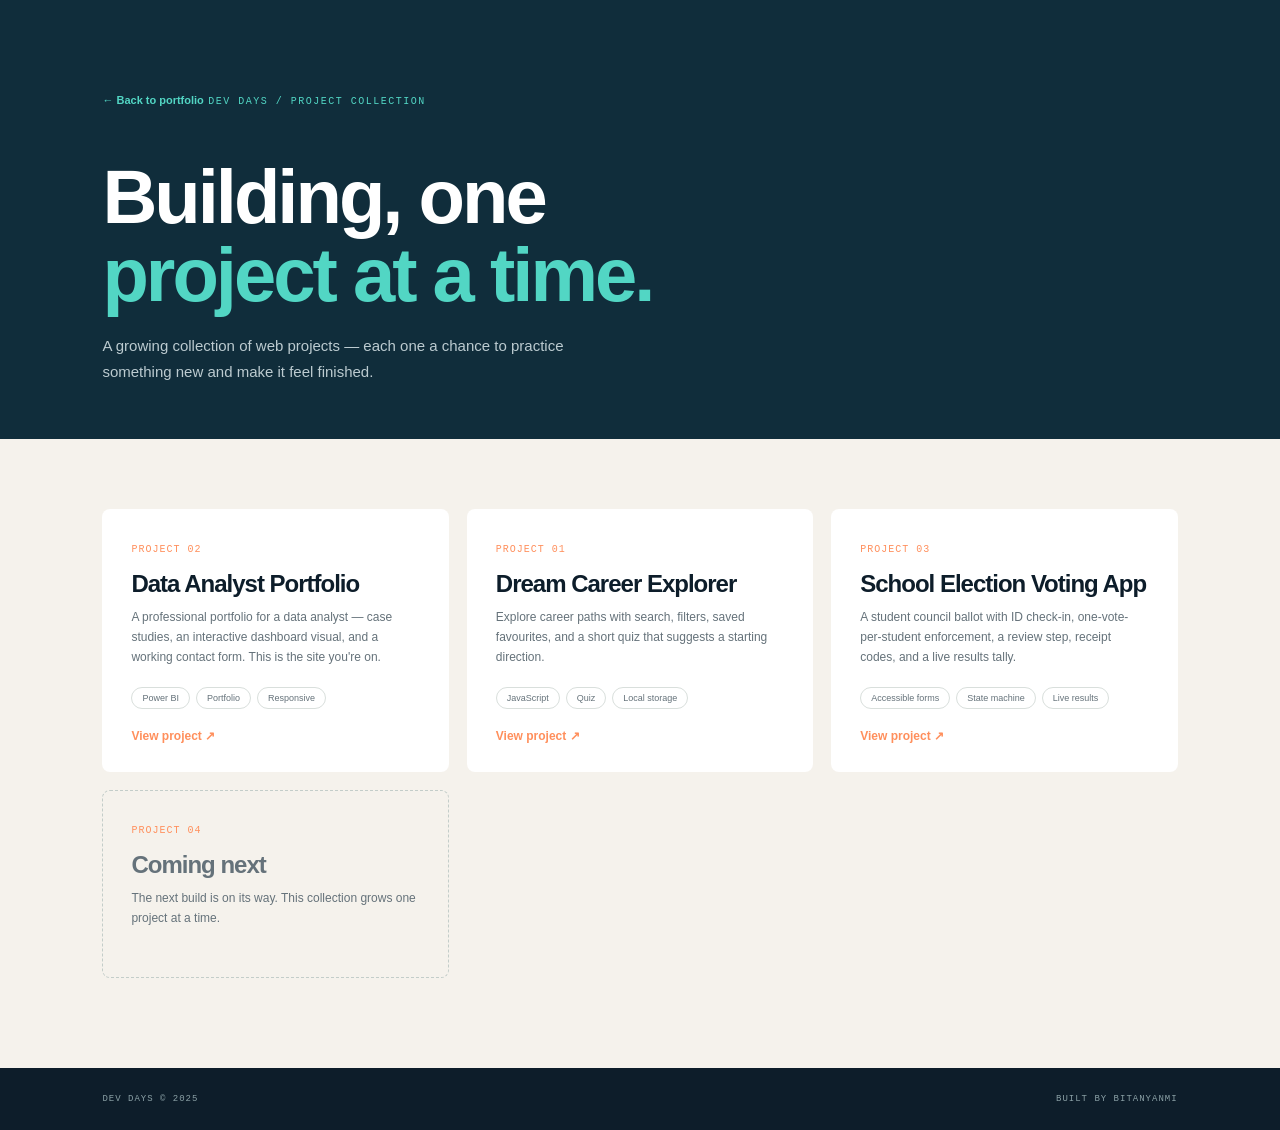
<file: projects.html>
<!DOCTYPE html>
<html lang="en">
<head>
  <meta charset="UTF-8" />
  <meta http-equiv="Content-Security-Policy" content="default-src 'self'; base-uri 'none'; object-src 'none'; script-src 'none'; style-src 'self' 'unsafe-inline' https://fonts.googleapis.com; font-src https://fonts.gstatic.com; img-src 'self' data:; form-action 'none'" />
  <meta name="referrer" content="strict-origin-when-cross-origin" />
  <meta name="viewport" content="width=device-width, initial-scale=1.0" />
  <meta name="description" content="Side projects built by Bitanyanmi — a growing collection of small web builds." />
  <title>Projects | Bitanyanmi</title>
  <link rel="icon" href="data:image/svg+xml,%3Csvg xmlns='http://www.w3.org/2000/svg' viewBox='0 0 64 64'%3E%3Crect width='64' height='64' rx='14' fill='%230d1d2a'/%3E%3Ctext x='32' y='45' font-size='36' font-family='monospace' text-anchor='middle' fill='%2352d6c4'%3ED%3C/text%3E%3C/svg%3E" />
  <link rel="preconnect" href="https://fonts.googleapis.com" />
  <link rel="preconnect" href="https://fonts.gstatic.com" crossorigin />
  <link href="https://fonts.googleapis.com/css2?family=DM+Mono:wght@400;500&family=Manrope:wght@400;500;600;700;800&display=swap" rel="stylesheet" />
  <style>
    :root{--ink:#0d1d2a;--navy:#102d3b;--teal:#52d6c4;--cream:#f5f2ec;--orange:#ff8f5c;--muted:#65727a;--line:#d9dfdc}
    *{box-sizing:border-box}
    body{margin:0;background:var(--cream);color:var(--ink);font-family:Manrope,sans-serif}
    .mono{font-family:"DM Mono",monospace;letter-spacing:1px}
    header{padding:90px 8vw 55px;background:var(--navy);color:#fff}
    .backlink{display:inline-flex;align-items:center;gap:9px;color:var(--teal);text-decoration:none;font-size:11px;font-weight:800;margin-bottom:30px}
    .backlink:hover{color:#fff}
    .kicker{font-size:10px;letter-spacing:1.5px;color:var(--teal)}
    h1{font-size:clamp(42px,6vw,76px);line-height:1.02;letter-spacing:-3px;margin:22px 0 20px}
    h1 span{color:var(--teal)}
    header p{max-width:470px;color:#bccbd0;line-height:1.7;font-size:15px;margin:0}
    main{padding:70px 8vw 90px}
    .grid{display:grid;grid-template-columns:repeat(auto-fit,minmax(290px,1fr));gap:18px}
    .card{display:block;background:#fff;border-radius:8px;padding:28px;text-decoration:none;color:var(--ink);border:1px solid transparent;transition:.22s}
    .card:hover{transform:translateY(-4px);border-color:#bfd6d0;box-shadow:0 18px 36px #0d1d2a12}
    .num{font-size:10px;color:var(--orange);letter-spacing:1px}
    .card h2{font-size:24px;letter-spacing:-1px;margin:14px 0 10px}
    .card p{color:var(--muted);font-size:12px;line-height:1.65;margin:0 0 20px}
    .tags{display:flex;gap:6px;flex-wrap:wrap}
    .tag{border:1px solid var(--line);border-radius:20px;padding:5px 10px;font-size:9px;color:var(--muted)}
    .go{display:block;margin-top:20px;color:var(--orange);font-size:12px;font-weight:800}
    .soon{background:transparent;border:1px dashed #c3cdc9;box-shadow:none}
    .soon:hover{transform:none;border-color:#c3cdc9;box-shadow:none}
    .soon h2,.soon p{color:var(--muted)}
    footer{padding:26px 8vw;background:var(--ink);color:#8ba1a6;font-size:9px;display:flex;justify-content:space-between;gap:14px;flex-wrap:wrap}
    @media(max-width:620px){header{padding:64px 7vw 44px}main{padding:52px 7vw 70px}footer{padding:24px 7vw}}
  </style>
</head>
<body>
  <header>
    <a class="backlink" href="index.html">← Back to portfolio</a>
    <span class="kicker mono">DEV DAYS / PROJECT COLLECTION</span>
    <h1>Building, one<br /><span>project at a time.</span></h1>
    <p>A growing collection of web projects — each one a chance to practice something new and make it feel finished.</p>
  </header>
  <main>
    <div class="grid">
      <a class="card" href="index.html">
        <span class="num mono">PROJECT 02</span>
        <h2>Data Analyst Portfolio</h2>
        <p>A professional portfolio for a data analyst — case studies, an interactive dashboard visual, and a working contact form. This is the site you're on.</p>
        <div class="tags"><span class="tag">Power BI</span><span class="tag">Portfolio</span><span class="tag">Responsive</span></div>
        <span class="go">View project ↗</span>
      </a>
      <a class="card" href="projects/01-dream-career-explorer/">
        <span class="num mono">PROJECT 01</span>
        <h2>Dream Career Explorer</h2>
        <p>Explore career paths with search, filters, saved favourites, and a short quiz that suggests a starting direction.</p>
        <div class="tags"><span class="tag">JavaScript</span><span class="tag">Quiz</span><span class="tag">Local storage</span></div>
        <span class="go">View project ↗</span>
      </a>
      <a class="card" href="projects/03-school-election-voting/">
        <span class="num mono">PROJECT 03</span>
        <h2>School Election Voting App</h2>
        <p>A student council ballot with ID check-in, one-vote-per-student enforcement, a review step, receipt codes, and a live results tally.</p>
        <div class="tags"><span class="tag">Accessible forms</span><span class="tag">State machine</span><span class="tag">Live results</span></div>
        <span class="go">View project ↗</span>
      </a>
      <div class="card soon">
        <span class="num mono">PROJECT 04</span>
        <h2>Coming next</h2>
        <p>The next build is on its way. This collection grows one project at a time.</p>
      </div>
    </div>
  </main>
  <footer><span class="mono">DEV DAYS © 2025</span><span class="mono">BUILT BY BITANYANMI</span></footer>
</body>
</html>
</file>
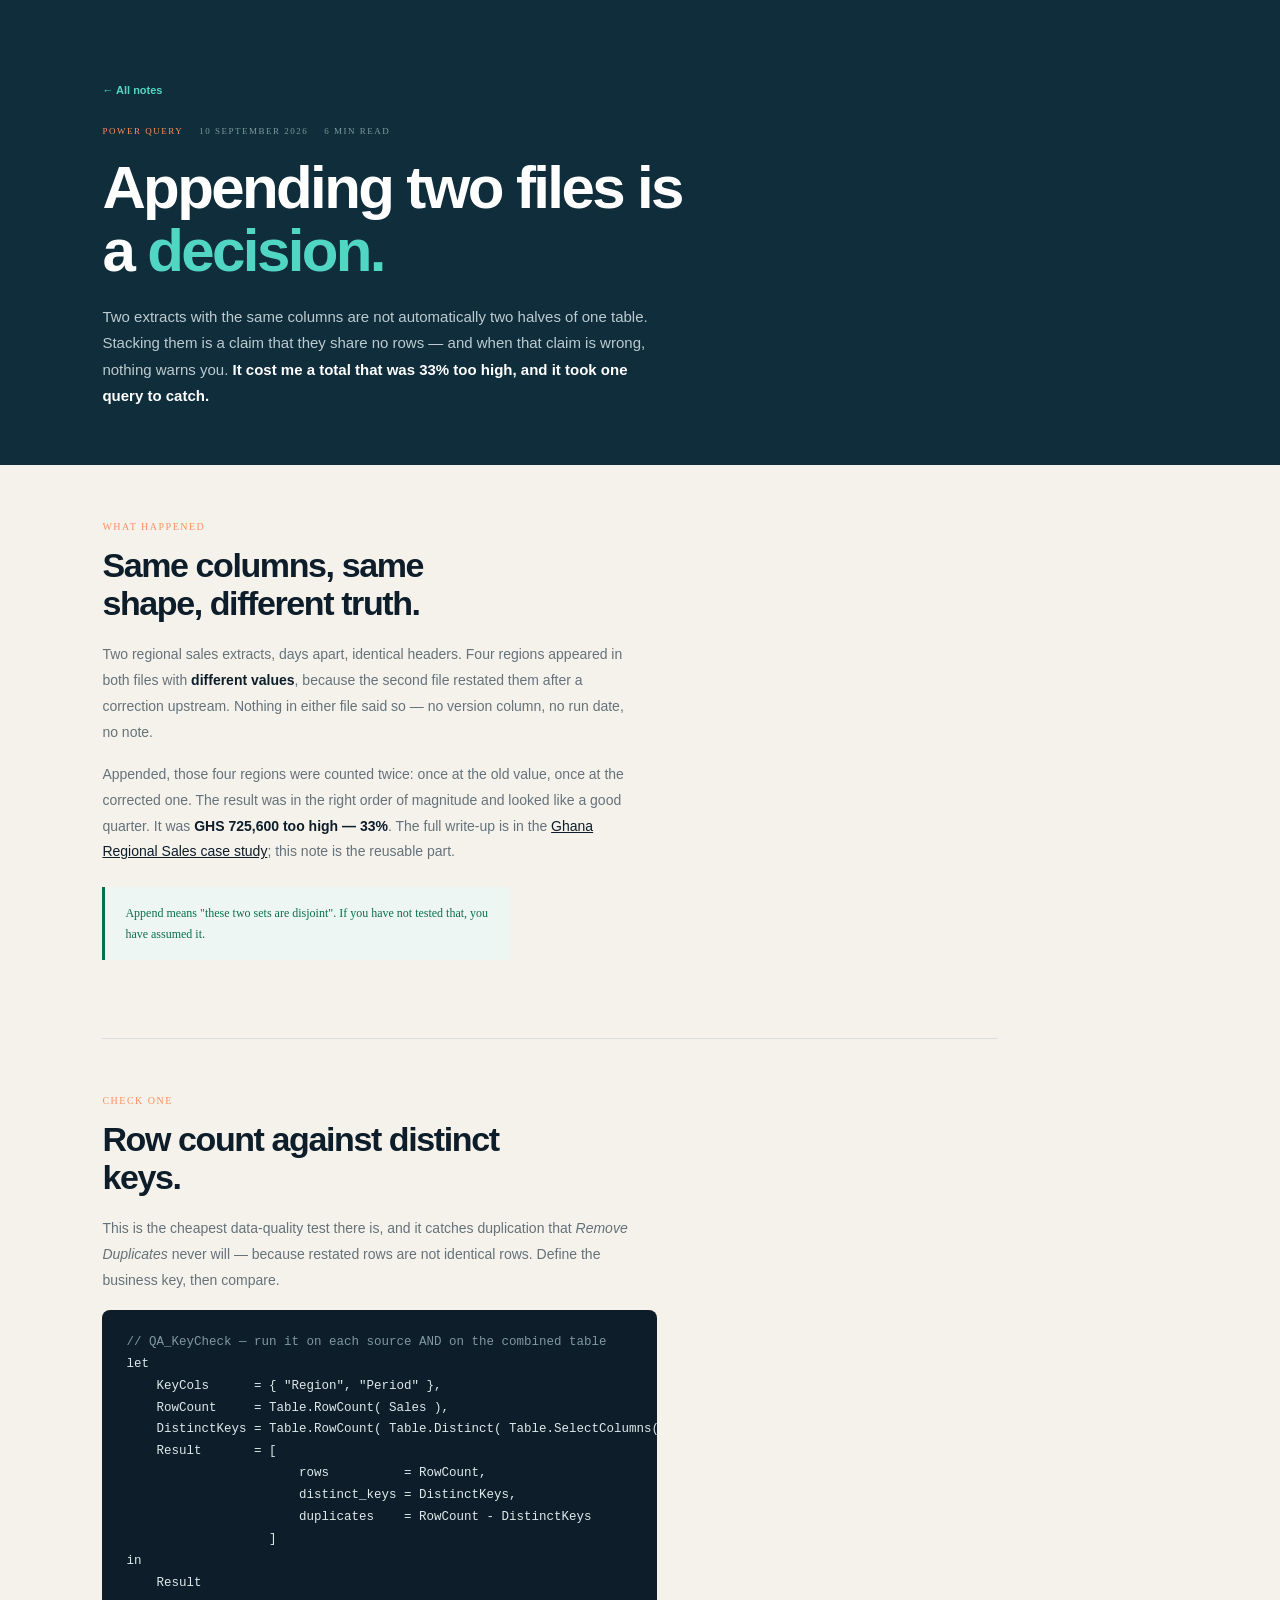
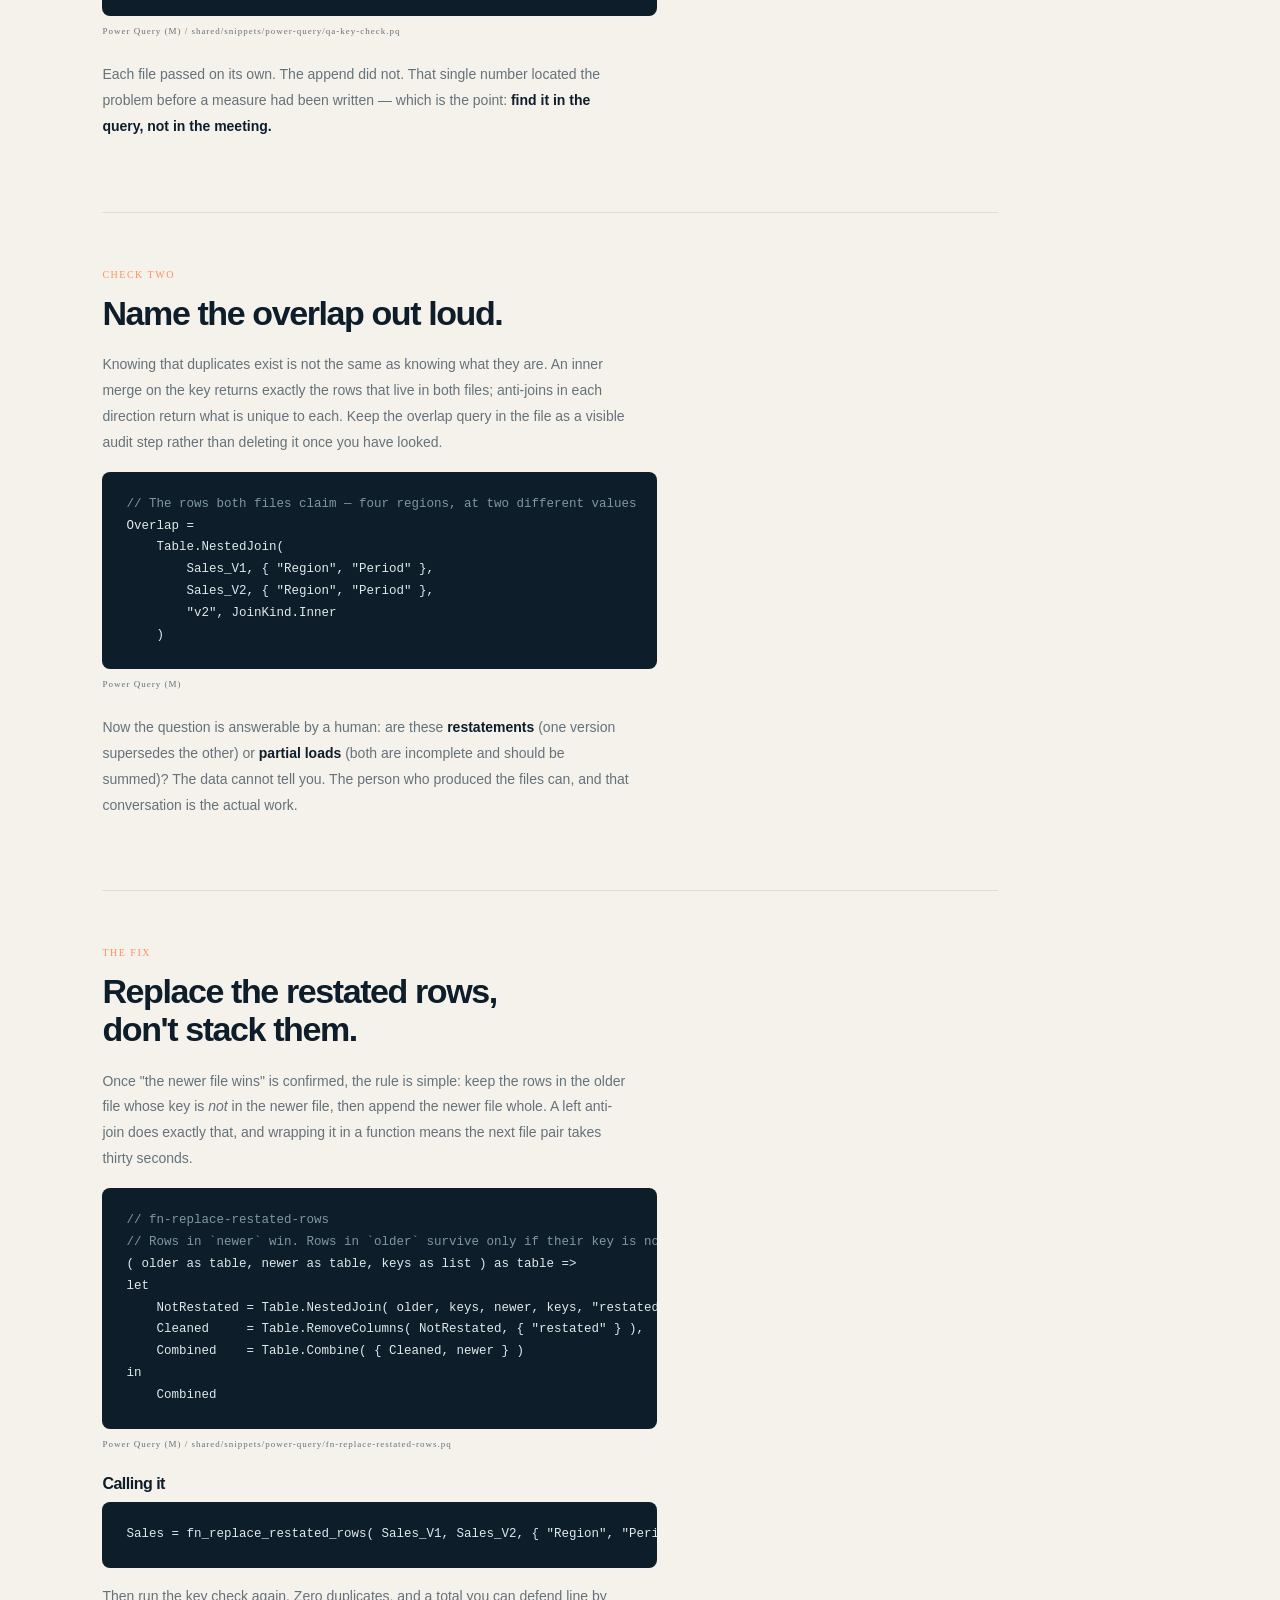
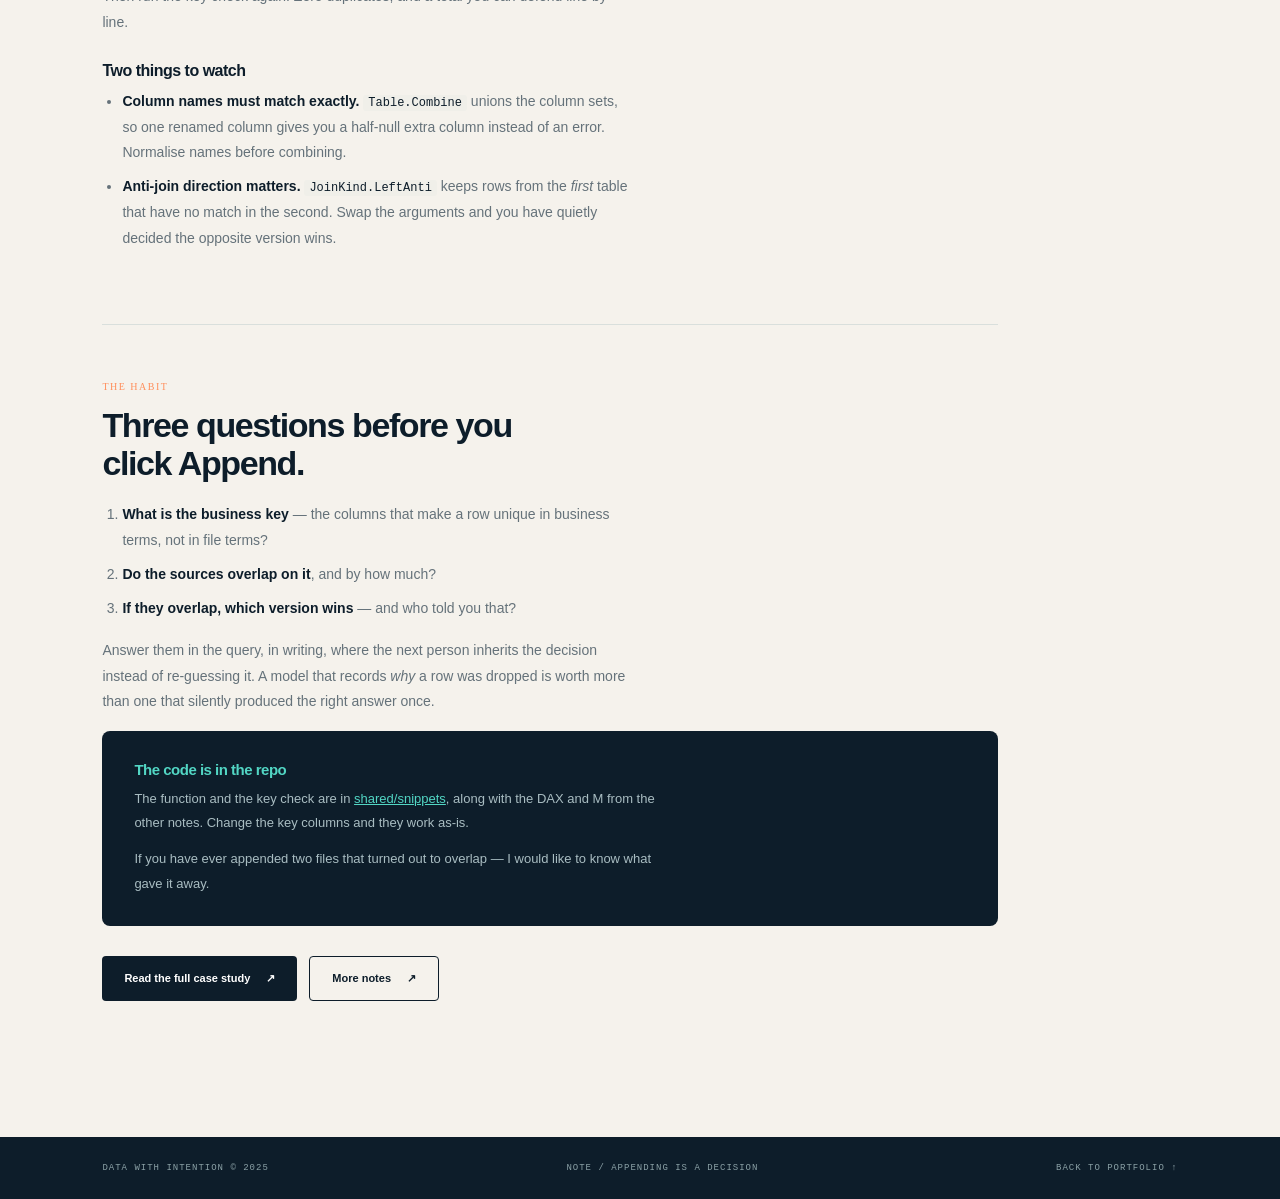
<file: blog/appending-two-extracts-is-a-decision.html>
<!DOCTYPE html>
<html lang="en">
<head>
  <meta charset="UTF-8" />
  <meta http-equiv="Content-Security-Policy" content="default-src 'self'; base-uri 'none'; object-src 'none'; script-src 'none'; style-src 'self' 'unsafe-inline' https://fonts.googleapis.com; font-src https://fonts.gstatic.com; img-src 'self' data:; form-action 'none'" />
  <meta name="referrer" content="strict-origin-when-cross-origin" />
  <meta name="viewport" content="width=device-width, initial-scale=1.0" />
  <meta name="description" content="Appending two extracts in Power Query is a claim that they are disjoint. The check that catches an overlap in seconds, and the M function that replaces restated rows instead of stacking them." />
  <title>Appending two extracts is a decision, not a step | Bitanyanmi</title>
  <link rel="icon" href="../shared/assets/Passport.jpg" />
  <link rel="preconnect" href="https://fonts.googleapis.com" />
  <link rel="preconnect" href="https://fonts.gstatic.com" crossorigin />
  <link href="https://fonts.googleapis.com/css2?family=DM+Mono:wght@400;500&family=Manrope:wght@400;500;600;700;800&display=swap" rel="stylesheet" />
  <style>
    :root{--ink:#0d1d2a;--navy:#102d3b;--teal:#52d6c4;--cream:#f5f2ec;--orange:#ff8f5c;--muted:#65727a;--line:#d9dfdc;--green:#0b6e4f}
    *{box-sizing:border-box}
    body{margin:0;background:var(--cream);color:var(--ink);font-family:Manrope,sans-serif}
    .mono{font-family:"DM Mono",monospace;letter-spacing:1px}
    code{font-family:"DM Mono",monospace;font-size:12px;background:#f0efe9;padding:1px 5px;border-radius:3px;color:var(--ink)}

    header{padding:80px 8vw 56px;background:var(--navy);color:#fff}
    .backlink{display:inline-flex;align-items:center;gap:9px;color:var(--teal);text-decoration:none;font-size:11px;font-weight:800;margin-bottom:30px}
    .backlink:hover{color:#fff}
    .post-meta{display:flex;flex-wrap:wrap;gap:16px;font:9px "DM Mono";letter-spacing:1.5px;color:#7f989f}
    .post-meta .cat{color:var(--orange)}
    h1{font-size:clamp(34px,5vw,60px);line-height:1.05;letter-spacing:-2.6px;margin:20px 0 22px;max-width:18ch}
    h1 span{color:var(--teal)}
    .standfirst{max-width:560px;color:#bccbd0;line-height:1.75;font-size:15px;margin:0}
    .standfirst b{color:#fff;font-weight:700}

    main{padding:0 8vw 80px;max-width:1100px}
    section{padding:56px 0;border-bottom:1px solid var(--line)}
    section:last-of-type{border-bottom:0}
    .eyebrow{font:10px "DM Mono";letter-spacing:1.5px;color:var(--orange);display:block;margin-bottom:14px}
    h2{font-size:clamp(24px,3vw,34px);letter-spacing:-1.4px;line-height:1.12;margin:0 0 20px;max-width:22ch}
    h3{font-size:16px;letter-spacing:-.5px;margin:26px 0 9px}
    p{color:var(--muted);font-size:14px;line-height:1.85;max-width:68ch;margin:0 0 16px}
    p strong{color:var(--ink)}
    ul,ol{color:var(--muted);font-size:14px;line-height:1.85;max-width:68ch;padding-left:20px;margin:0 0 16px}
    li{margin-bottom:8px}
    li strong{color:var(--ink)}
    a{color:var(--ink)}

    pre{background:var(--ink);color:#dfe9ea;border-radius:8px;padding:22px 24px;overflow-x:auto;font-family:"DM Mono",monospace;font-size:12.5px;line-height:1.75;margin:0 0 16px;max-width:74ch}
    pre .cmt{color:#7f989f}
    figcaption{font:9px "DM Mono";letter-spacing:1px;color:var(--muted);margin:-6px 0 26px}

    .pull{display:block;margin:22px 0;padding:16px 20px;background:#eef6f3;border-left:3px solid var(--green);font:12px "DM Mono";color:var(--green);line-height:1.7;max-width:68ch}
    .callout{background:var(--ink);color:#fff;border-radius:8px;padding:30px 32px;margin-top:16px}
    .callout h3{color:var(--teal);font-size:15px;margin-top:0}
    .callout p{color:#a9bdc2;font-size:13px;margin:0;max-width:72ch}
    .callout p+p{margin-top:12px}
    .callout a{color:var(--teal)}

    .next{display:flex;flex-wrap:wrap;gap:12px;margin-top:30px}
    .btn{display:inline-flex;align-items:center;gap:16px;border-radius:4px;padding:15px 22px;font-size:11px;font-weight:800;text-decoration:none;transition:.2s}
    .btn:hover{transform:translateY(-2px)}
    .btn-primary{background:var(--ink);color:#fff}
    .btn-ghost{border:1px solid var(--ink);color:var(--ink)}

    footer{padding:26px 8vw;background:var(--ink);color:#8ba1a6;font-size:9px;display:flex;justify-content:space-between;gap:14px;flex-wrap:wrap}
    footer a{color:#8ba1a6;text-decoration:none}
    footer a:hover{color:#fff}

    @media(max-width:720px){
      header{padding:56px 7vw 42px}
      main{padding:0 7vw 64px}
      section{padding:44px 0}
      pre{font-size:11.5px;padding:18px}
      footer{padding:24px 7vw}
    }
  </style>
</head>
<body>
  <header>
    <a class="backlink" href="./">← All notes</a>
    <span class="post-meta"><span class="cat">POWER QUERY</span><span>10 SEPTEMBER 2026</span><span>6 MIN READ</span></span>
    <h1>Appending two files is a <span>decision.</span></h1>
    <p class="standfirst">
      Two extracts with the same columns are not automatically two halves of one table. Stacking
      them is a claim that they share no rows — and when that claim is wrong, nothing warns you.
      <b>It cost me a total that was 33% too high, and it took one query to catch.</b>
    </p>
  </header>

  <main>
    <section>
      <span class="eyebrow">WHAT HAPPENED</span>
      <h2>Same columns, same shape, different truth.</h2>
      <p>
        Two regional sales extracts, days apart, identical headers. Four regions appeared in both
        files with <strong>different values</strong>, because the second file restated them after a
        correction upstream. Nothing in either file said so — no version column, no run date, no
        note.
      </p>
      <p>
        Appended, those four regions were counted twice: once at the old value, once at the
        corrected one. The result was in the right order of magnitude and looked like a good
        quarter. It was <strong>GHS 725,600 too high — 33%</strong>. The full write-up is in the
        <a href="../case-studies/ghana-regional-sales.html">Ghana Regional Sales case study</a>;
        this note is the reusable part.
      </p>
      <span class="pull">Append means "these two sets are disjoint". If you have not tested that, you have assumed it.</span>
    </section>

    <section>
      <span class="eyebrow">CHECK ONE</span>
      <h2>Row count against distinct keys.</h2>
      <p>
        This is the cheapest data-quality test there is, and it catches duplication that
        <em>Remove Duplicates</em> never will — because restated rows are not identical rows. Define
        the business key, then compare.
      </p>
      <pre><span class="cmt">// QA_KeyCheck — run it on each source AND on the combined table</span>
let
    KeyCols      = { "Region", "Period" },
    RowCount     = Table.RowCount( Sales ),
    DistinctKeys = Table.RowCount( Table.Distinct( Table.SelectColumns( Sales, KeyCols ) ) ),
    Result       = [
                       rows          = RowCount,
                       distinct_keys = DistinctKeys,
                       duplicates    = RowCount - DistinctKeys
                   ]
in
    Result</pre>
      <figcaption>Power Query (M) / shared/snippets/power-query/qa-key-check.pq</figcaption>
      <p>
        Each file passed on its own. The append did not. That single number located the problem
        before a measure had been written — which is the point: <strong>find it in the query,
        not in the meeting.</strong>
      </p>
    </section>

    <section>
      <span class="eyebrow">CHECK TWO</span>
      <h2>Name the overlap out loud.</h2>
      <p>
        Knowing that duplicates exist is not the same as knowing what they are. An inner merge on
        the key returns exactly the rows that live in both files; anti-joins in each direction
        return what is unique to each. Keep the overlap query in the file as a visible audit step
        rather than deleting it once you have looked.
      </p>
      <pre><span class="cmt">// The rows both files claim — four regions, at two different values</span>
Overlap =
    Table.NestedJoin(
        Sales_V1, { "Region", "Period" },
        Sales_V2, { "Region", "Period" },
        "v2", JoinKind.Inner
    )</pre>
      <figcaption>Power Query (M)</figcaption>
      <p>
        Now the question is answerable by a human: are these <strong>restatements</strong> (one
        version supersedes the other) or <strong>partial loads</strong> (both are incomplete and
        should be summed)? The data cannot tell you. The person who produced the files can, and
        that conversation is the actual work.
      </p>
    </section>

    <section>
      <span class="eyebrow">THE FIX</span>
      <h2>Replace the restated rows, don't stack them.</h2>
      <p>
        Once "the newer file wins" is confirmed, the rule is simple: keep the rows in the older file
        whose key is <em>not</em> in the newer file, then append the newer file whole. A left
        anti-join does exactly that, and wrapping it in a function means the next file pair takes
        thirty seconds.
      </p>
      <pre><span class="cmt">// fn-replace-restated-rows
// Rows in `newer` win. Rows in `older` survive only if their key is not in `newer`.</span>
( older as table, newer as table, keys as list ) as table =>
let
    NotRestated = Table.NestedJoin( older, keys, newer, keys, "restated", JoinKind.LeftAnti ),
    Cleaned     = Table.RemoveColumns( NotRestated, { "restated" } ),
    Combined    = Table.Combine( { Cleaned, newer } )
in
    Combined</pre>
      <figcaption>Power Query (M) / shared/snippets/power-query/fn-replace-restated-rows.pq</figcaption>
      <h3>Calling it</h3>
      <pre>Sales = fn_replace_restated_rows( Sales_V1, Sales_V2, { "Region", "Period" } )</pre>
      <p>
        Then run the key check again. Zero duplicates, and a total you can defend line by line.
      </p>
      <h3>Two things to watch</h3>
      <ul>
        <li><strong>Column names must match exactly.</strong> <code>Table.Combine</code> unions the
          column sets, so one renamed column gives you a half-null extra column instead of an error.
          Normalise names before combining.</li>
        <li><strong>Anti-join direction matters.</strong> <code>JoinKind.LeftAnti</code> keeps rows
          from the <em>first</em> table that have no match in the second. Swap the arguments and you
          have quietly decided the opposite version wins.</li>
      </ul>
    </section>

    <section>
      <span class="eyebrow">THE HABIT</span>
      <h2>Three questions before you click Append.</h2>
      <ol>
        <li><strong>What is the business key</strong> — the columns that make a row unique in
          business terms, not in file terms?</li>
        <li><strong>Do the sources overlap on it</strong>, and by how much?</li>
        <li><strong>If they overlap, which version wins</strong> — and who told you that?</li>
      </ol>
      <p>
        Answer them in the query, in writing, where the next person inherits the decision instead of
        re-guessing it. A model that records <em>why</em> a row was dropped is worth more than one
        that silently produced the right answer once.
      </p>
      <div class="callout">
        <h3>The code is in the repo</h3>
        <p>
          The function and the key check are in
          <a href="https://github.com/Bitanyanmi-MLSA/dev-days/tree/main/shared/snippets">shared/snippets</a>,
          along with the DAX and M from the other notes. Change the key columns and they work as-is.
        </p>
        <p>
          If you have ever appended two files that turned out to overlap — I would like to know what
          gave it away.
        </p>
      </div>
      <div class="next">
        <a class="btn btn-primary" href="../case-studies/ghana-regional-sales.html">Read the full case study <span>↗</span></a>
        <a class="btn btn-ghost" href="./">More notes <span>↗</span></a>
      </div>
    </section>
  </main>

  <footer>
    <span class="mono">DATA WITH INTENTION © 2025</span>
    <span class="mono">NOTE / APPENDING IS A DECISION</span>
    <a class="mono" href="../index.html">BACK TO PORTFOLIO ↑</a>
  </footer>
</body>
</html>
</file>
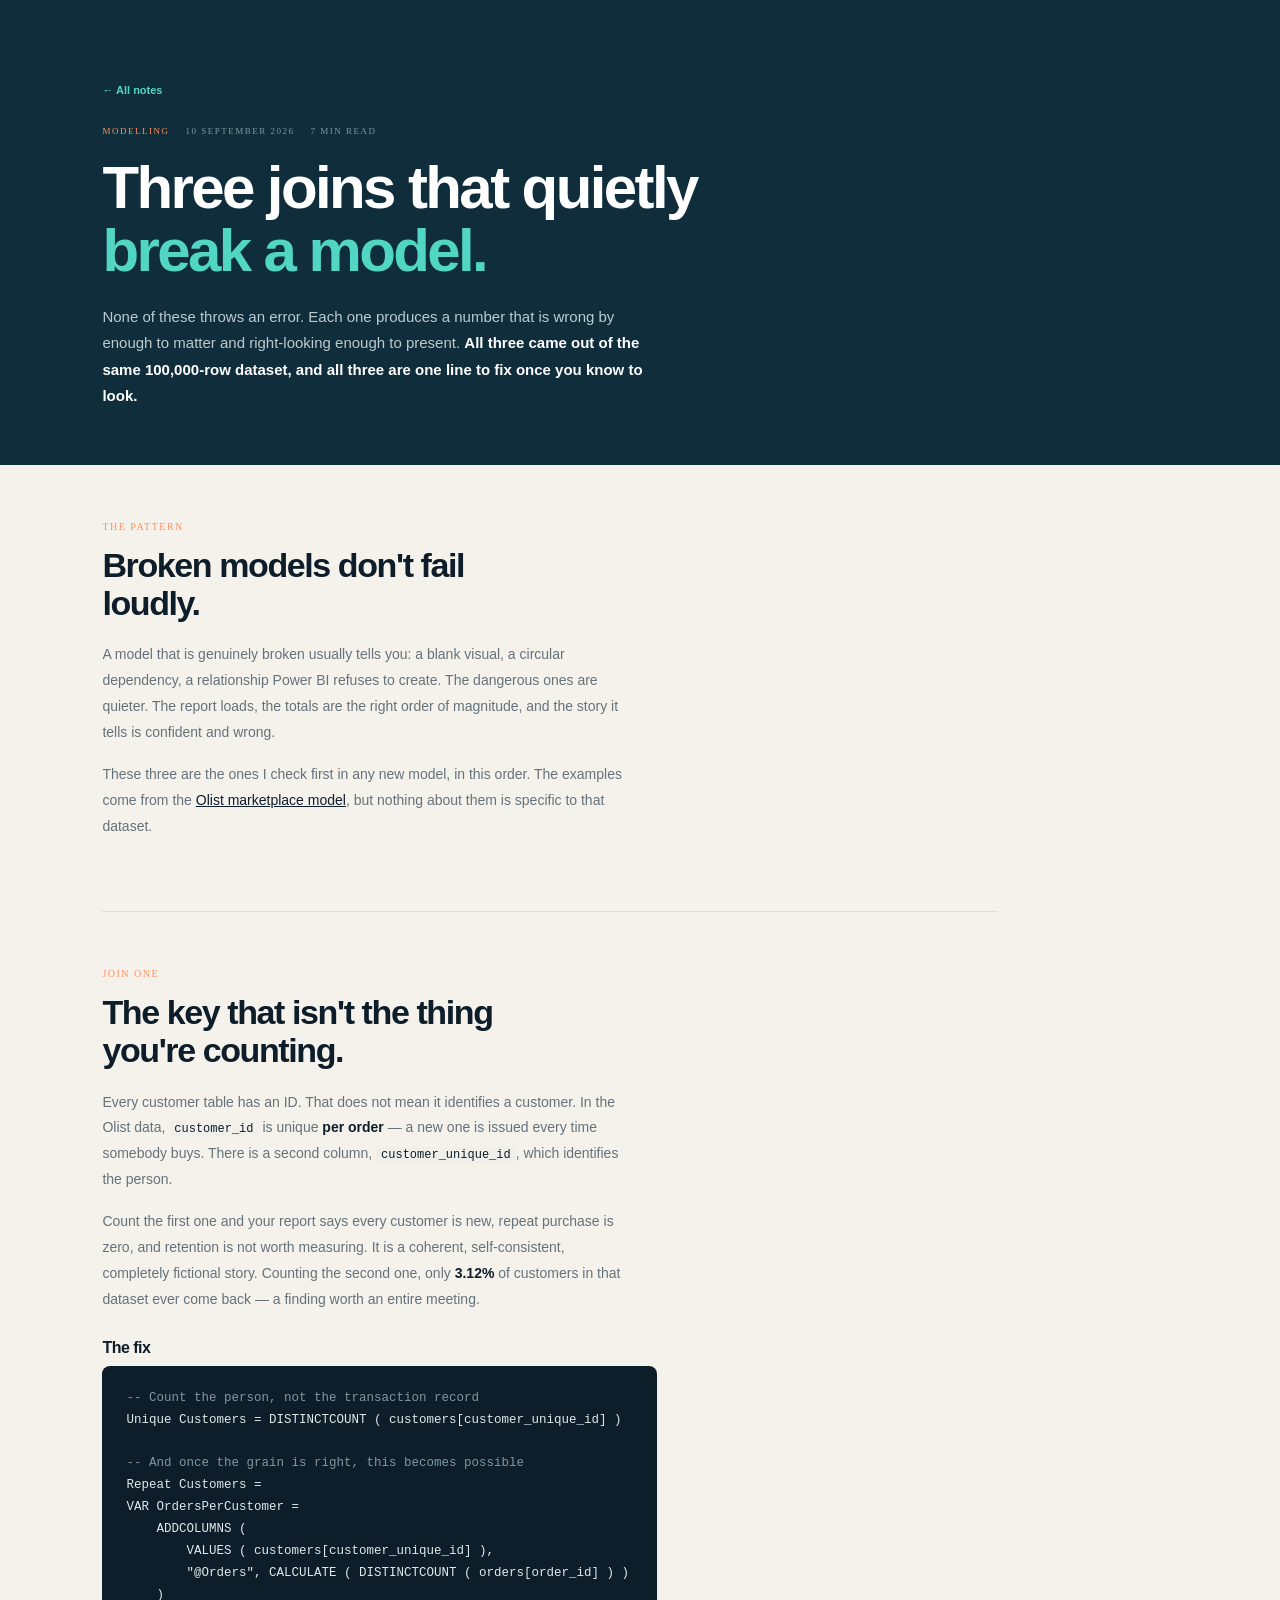
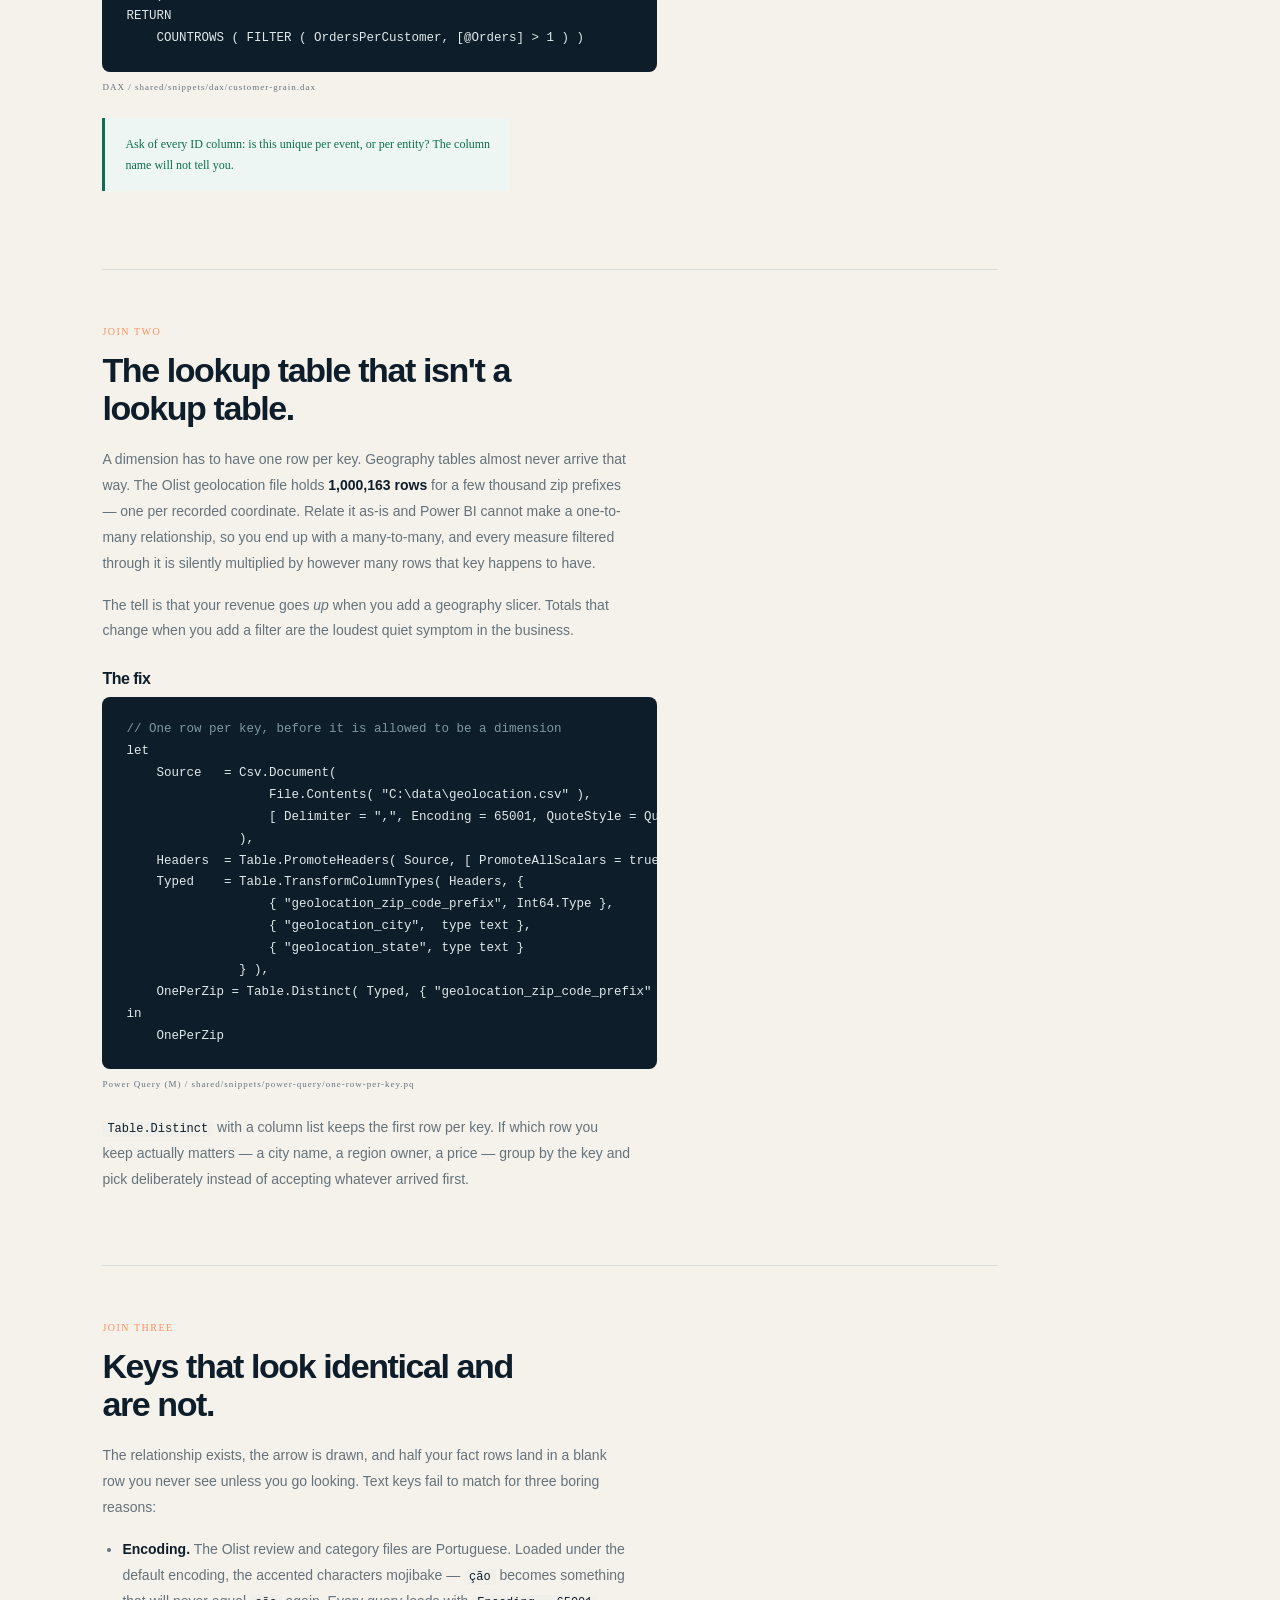
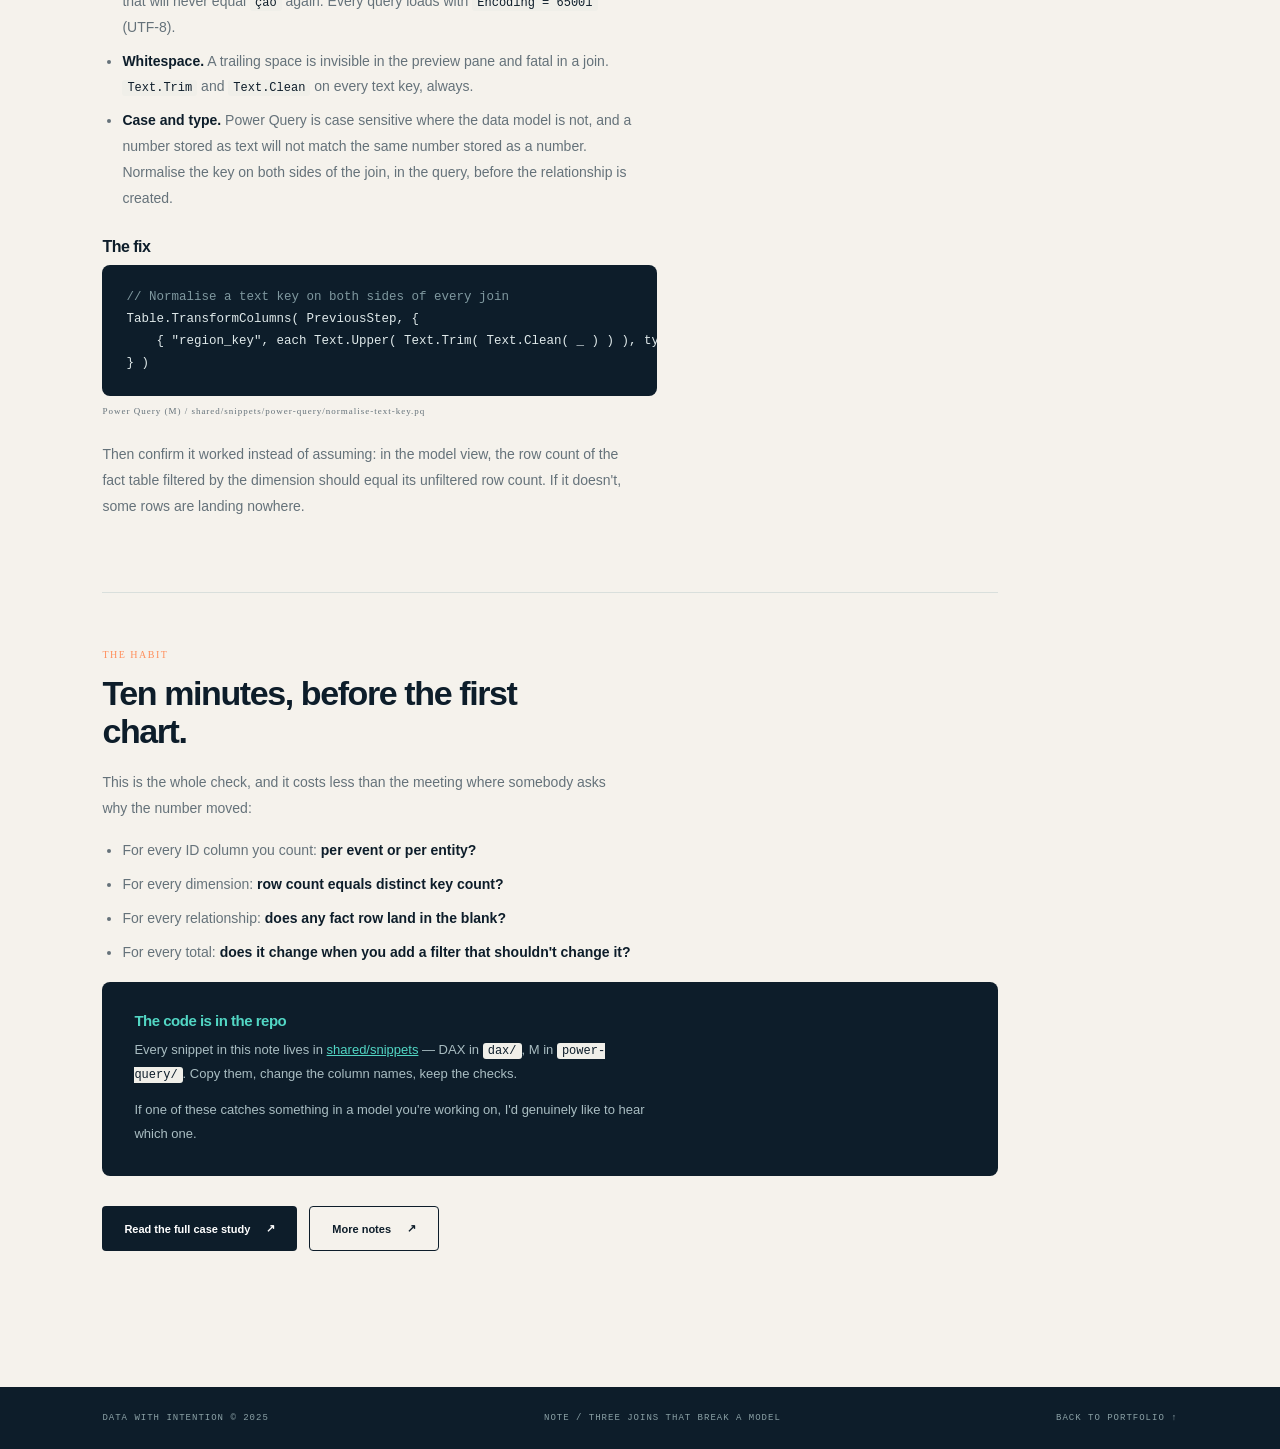
<file: blog/three-joins-that-break-a-power-bi-model.html>
<!DOCTYPE html>
<html lang="en">
<head>
  <meta charset="UTF-8" />
  <meta http-equiv="Content-Security-Policy" content="default-src 'self'; base-uri 'none'; object-src 'none'; script-src 'none'; style-src 'self' 'unsafe-inline' https://fonts.googleapis.com; font-src https://fonts.gstatic.com; img-src 'self' data:; form-action 'none'" />
  <meta name="referrer" content="strict-origin-when-cross-origin" />
  <meta name="viewport" content="width=device-width, initial-scale=1.0" />
  <meta name="description" content="Three joins that break a Power BI model without throwing an error — the wrong customer key, an un-deduplicated lookup, and text keys that never match. With the DAX and M fixes." />
  <title>Three joins that quietly break a Power BI model | Bitanyanmi</title>
  <link rel="icon" href="../shared/assets/Passport.jpg" />
  <link rel="preconnect" href="https://fonts.googleapis.com" />
  <link rel="preconnect" href="https://fonts.gstatic.com" crossorigin />
  <link href="https://fonts.googleapis.com/css2?family=DM+Mono:wght@400;500&family=Manrope:wght@400;500;600;700;800&display=swap" rel="stylesheet" />
  <style>
    :root{--ink:#0d1d2a;--navy:#102d3b;--teal:#52d6c4;--cream:#f5f2ec;--orange:#ff8f5c;--muted:#65727a;--line:#d9dfdc;--green:#0b6e4f}
    *{box-sizing:border-box}
    body{margin:0;background:var(--cream);color:var(--ink);font-family:Manrope,sans-serif}
    .mono{font-family:"DM Mono",monospace;letter-spacing:1px}
    code{font-family:"DM Mono",monospace;font-size:12px;background:#f0efe9;padding:1px 5px;border-radius:3px;color:var(--ink)}

    header{padding:80px 8vw 56px;background:var(--navy);color:#fff}
    .backlink{display:inline-flex;align-items:center;gap:9px;color:var(--teal);text-decoration:none;font-size:11px;font-weight:800;margin-bottom:30px}
    .backlink:hover{color:#fff}
    .post-meta{display:flex;flex-wrap:wrap;gap:16px;font:9px "DM Mono";letter-spacing:1.5px;color:#7f989f}
    .post-meta .cat{color:var(--orange)}
    h1{font-size:clamp(34px,5vw,60px);line-height:1.05;letter-spacing:-2.6px;margin:20px 0 22px;max-width:18ch}
    h1 span{color:var(--teal)}
    .standfirst{max-width:560px;color:#bccbd0;line-height:1.75;font-size:15px;margin:0}
    .standfirst b{color:#fff;font-weight:700}

    main{padding:0 8vw 80px;max-width:1100px}
    section{padding:56px 0;border-bottom:1px solid var(--line)}
    section:last-of-type{border-bottom:0}
    .eyebrow{font:10px "DM Mono";letter-spacing:1.5px;color:var(--orange);display:block;margin-bottom:14px}
    h2{font-size:clamp(24px,3vw,34px);letter-spacing:-1.4px;line-height:1.12;margin:0 0 20px;max-width:22ch}
    h3{font-size:16px;letter-spacing:-.5px;margin:26px 0 9px}
    p{color:var(--muted);font-size:14px;line-height:1.85;max-width:68ch;margin:0 0 16px}
    p strong{color:var(--ink)}
    ul{color:var(--muted);font-size:14px;line-height:1.85;max-width:68ch;padding-left:20px;margin:0 0 16px}
    li{margin-bottom:8px}
    li strong{color:var(--ink)}
    a{color:var(--ink)}

    pre{background:var(--ink);color:#dfe9ea;border-radius:8px;padding:22px 24px;overflow-x:auto;font-family:"DM Mono",monospace;font-size:12.5px;line-height:1.75;margin:0 0 16px;max-width:74ch}
    pre .cmt{color:#7f989f}
    figcaption{font:9px "DM Mono";letter-spacing:1px;color:var(--muted);margin:-6px 0 26px}

    .pull{display:block;margin:22px 0;padding:16px 20px;background:#eef6f3;border-left:3px solid var(--green);font:12px "DM Mono";color:var(--green);line-height:1.7;max-width:68ch}
    .callout{background:var(--ink);color:#fff;border-radius:8px;padding:30px 32px;margin-top:16px}
    .callout h3{color:var(--teal);font-size:15px;margin-top:0}
    .callout p{color:#a9bdc2;font-size:13px;margin:0;max-width:72ch}
    .callout p+p{margin-top:12px}
    .callout a{color:var(--teal)}

    .next{display:flex;flex-wrap:wrap;gap:12px;margin-top:30px}
    .btn{display:inline-flex;align-items:center;gap:16px;border-radius:4px;padding:15px 22px;font-size:11px;font-weight:800;text-decoration:none;transition:.2s}
    .btn:hover{transform:translateY(-2px)}
    .btn-primary{background:var(--ink);color:#fff}
    .btn-ghost{border:1px solid var(--ink);color:var(--ink)}

    footer{padding:26px 8vw;background:var(--ink);color:#8ba1a6;font-size:9px;display:flex;justify-content:space-between;gap:14px;flex-wrap:wrap}
    footer a{color:#8ba1a6;text-decoration:none}
    footer a:hover{color:#fff}

    @media(max-width:720px){
      header{padding:56px 7vw 42px}
      main{padding:0 7vw 64px}
      section{padding:44px 0}
      pre{font-size:11.5px;padding:18px}
      footer{padding:24px 7vw}
    }
  </style>
</head>
<body>
  <header>
    <a class="backlink" href="./">← All notes</a>
    <span class="post-meta"><span class="cat">MODELLING</span><span>10 SEPTEMBER 2026</span><span>7 MIN READ</span></span>
    <h1>Three joins that quietly <span>break a model.</span></h1>
    <p class="standfirst">
      None of these throws an error. Each one produces a number that is wrong by enough to matter
      and right-looking enough to present. <b>All three came out of the same 100,000-row dataset,
      and all three are one line to fix once you know to look.</b>
    </p>
  </header>

  <main>
    <section>
      <span class="eyebrow">THE PATTERN</span>
      <h2>Broken models don't fail loudly.</h2>
      <p>
        A model that is genuinely broken usually tells you: a blank visual, a circular dependency,
        a relationship Power BI refuses to create. The dangerous ones are quieter. The report loads,
        the totals are the right order of magnitude, and the story it tells is confident and wrong.
      </p>
      <p>
        These three are the ones I check first in any new model, in this order. The examples come
        from the <a href="../case-studies/olist-retail-analytics.html">Olist marketplace model</a>,
        but nothing about them is specific to that dataset.
      </p>
    </section>

    <section>
      <span class="eyebrow">JOIN ONE</span>
      <h2>The key that isn't the thing you're counting.</h2>
      <p>
        Every customer table has an ID. That does not mean it identifies a customer. In the Olist
        data, <code>customer_id</code> is unique <strong>per order</strong> — a new one is issued
        every time somebody buys. There is a second column, <code>customer_unique_id</code>, which
        identifies the person.
      </p>
      <p>
        Count the first one and your report says every customer is new, repeat purchase is zero,
        and retention is not worth measuring. It is a coherent, self-consistent, completely
        fictional story. Counting the second one, only <strong>3.12%</strong> of customers in that
        dataset ever come back — a finding worth an entire meeting.
      </p>
      <h3>The fix</h3>
      <pre><span class="cmt">-- Count the person, not the transaction record</span>
Unique Customers = DISTINCTCOUNT ( customers[customer_unique_id] )

<span class="cmt">-- And once the grain is right, this becomes possible</span>
Repeat Customers =
VAR OrdersPerCustomer =
    ADDCOLUMNS (
        VALUES ( customers[customer_unique_id] ),
        "@Orders", CALCULATE ( DISTINCTCOUNT ( orders[order_id] ) )
    )
RETURN
    COUNTROWS ( FILTER ( OrdersPerCustomer, [@Orders] > 1 ) )</pre>
      <figcaption>DAX / shared/snippets/dax/customer-grain.dax</figcaption>
      <span class="pull">Ask of every ID column: is this unique per event, or per entity? The column name will not tell you.</span>
    </section>

    <section>
      <span class="eyebrow">JOIN TWO</span>
      <h2>The lookup table that isn't a lookup table.</h2>
      <p>
        A dimension has to have one row per key. Geography tables almost never arrive that way.
        The Olist geolocation file holds <strong>1,000,163 rows</strong> for a few thousand zip
        prefixes — one per recorded coordinate. Relate it as-is and Power BI cannot make a
        one-to-many relationship, so you end up with a many-to-many, and every measure filtered
        through it is silently multiplied by however many rows that key happens to have.
      </p>
      <p>
        The tell is that your revenue goes <em>up</em> when you add a geography slicer. Totals that
        change when you add a filter are the loudest quiet symptom in the business.
      </p>
      <h3>The fix</h3>
      <pre><span class="cmt">// One row per key, before it is allowed to be a dimension</span>
let
    Source   = Csv.Document(
                   File.Contents( "C:\data\geolocation.csv" ),
                   [ Delimiter = ",", Encoding = 65001, QuoteStyle = QuoteStyle.Csv ]
               ),
    Headers  = Table.PromoteHeaders( Source, [ PromoteAllScalars = true ] ),
    Typed    = Table.TransformColumnTypes( Headers, {
                   { "geolocation_zip_code_prefix", Int64.Type },
                   { "geolocation_city",  type text },
                   { "geolocation_state", type text }
               } ),
    OnePerZip = Table.Distinct( Typed, { "geolocation_zip_code_prefix" } )
in
    OnePerZip</pre>
      <figcaption>Power Query (M) / shared/snippets/power-query/one-row-per-key.pq</figcaption>
      <p>
        <code>Table.Distinct</code> with a column list keeps the first row per key. If which row you
        keep actually matters — a city name, a region owner, a price — group by the key and pick
        deliberately instead of accepting whatever arrived first.
      </p>
    </section>

    <section>
      <span class="eyebrow">JOIN THREE</span>
      <h2>Keys that look identical and are not.</h2>
      <p>
        The relationship exists, the arrow is drawn, and half your fact rows land in a blank row you
        never see unless you go looking. Text keys fail to match for three boring reasons:
      </p>
      <ul>
        <li><strong>Encoding.</strong> The Olist review and category files are Portuguese. Loaded
          under the default encoding, the accented characters mojibake — <code>ção</code> becomes
          something that will never equal <code>ção</code> again. Every query loads with
          <code>Encoding = 65001</code> (UTF-8).</li>
        <li><strong>Whitespace.</strong> A trailing space is invisible in the preview pane and fatal
          in a join. <code>Text.Trim</code> and <code>Text.Clean</code> on every text key, always.</li>
        <li><strong>Case and type.</strong> Power Query is case sensitive where the data model is not,
          and a number stored as text will not match the same number stored as a number. Normalise
          the key on both sides of the join, in the query, before the relationship is created.</li>
      </ul>
      <h3>The fix</h3>
      <pre><span class="cmt">// Normalise a text key on both sides of every join</span>
Table.TransformColumns( PreviousStep, {
    { "region_key", each Text.Upper( Text.Trim( Text.Clean( _ ) ) ), type text }
} )</pre>
      <figcaption>Power Query (M) / shared/snippets/power-query/normalise-text-key.pq</figcaption>
      <p>
        Then confirm it worked instead of assuming: in the model view, the row count of the fact
        table filtered by the dimension should equal its unfiltered row count. If it doesn't, some
        rows are landing nowhere.
      </p>
    </section>

    <section>
      <span class="eyebrow">THE HABIT</span>
      <h2>Ten minutes, before the first chart.</h2>
      <p>
        This is the whole check, and it costs less than the meeting where somebody asks why the
        number moved:
      </p>
      <ul>
        <li>For every ID column you count: <strong>per event or per entity?</strong></li>
        <li>For every dimension: <strong>row count equals distinct key count?</strong></li>
        <li>For every relationship: <strong>does any fact row land in the blank?</strong></li>
        <li>For every total: <strong>does it change when you add a filter that shouldn't change it?</strong></li>
      </ul>
      <div class="callout">
        <h3>The code is in the repo</h3>
        <p>
          Every snippet in this note lives in
          <a href="https://github.com/Bitanyanmi-MLSA/dev-days/tree/main/shared/snippets">shared/snippets</a>
          — DAX in <code>dax/</code>, M in <code>power-query/</code>. Copy them, change the column
          names, keep the checks.
        </p>
        <p>
          If one of these catches something in a model you're working on, I'd genuinely like to
          hear which one.
        </p>
      </div>
      <div class="next">
        <a class="btn btn-primary" href="../case-studies/olist-retail-analytics.html">Read the full case study <span>↗</span></a>
        <a class="btn btn-ghost" href="./">More notes <span>↗</span></a>
      </div>
    </section>
  </main>

  <footer>
    <span class="mono">DATA WITH INTENTION © 2025</span>
    <span class="mono">NOTE / THREE JOINS THAT BREAK A MODEL</span>
    <a class="mono" href="../index.html">BACK TO PORTFOLIO ↑</a>
  </footer>
</body>
</html>
</file>
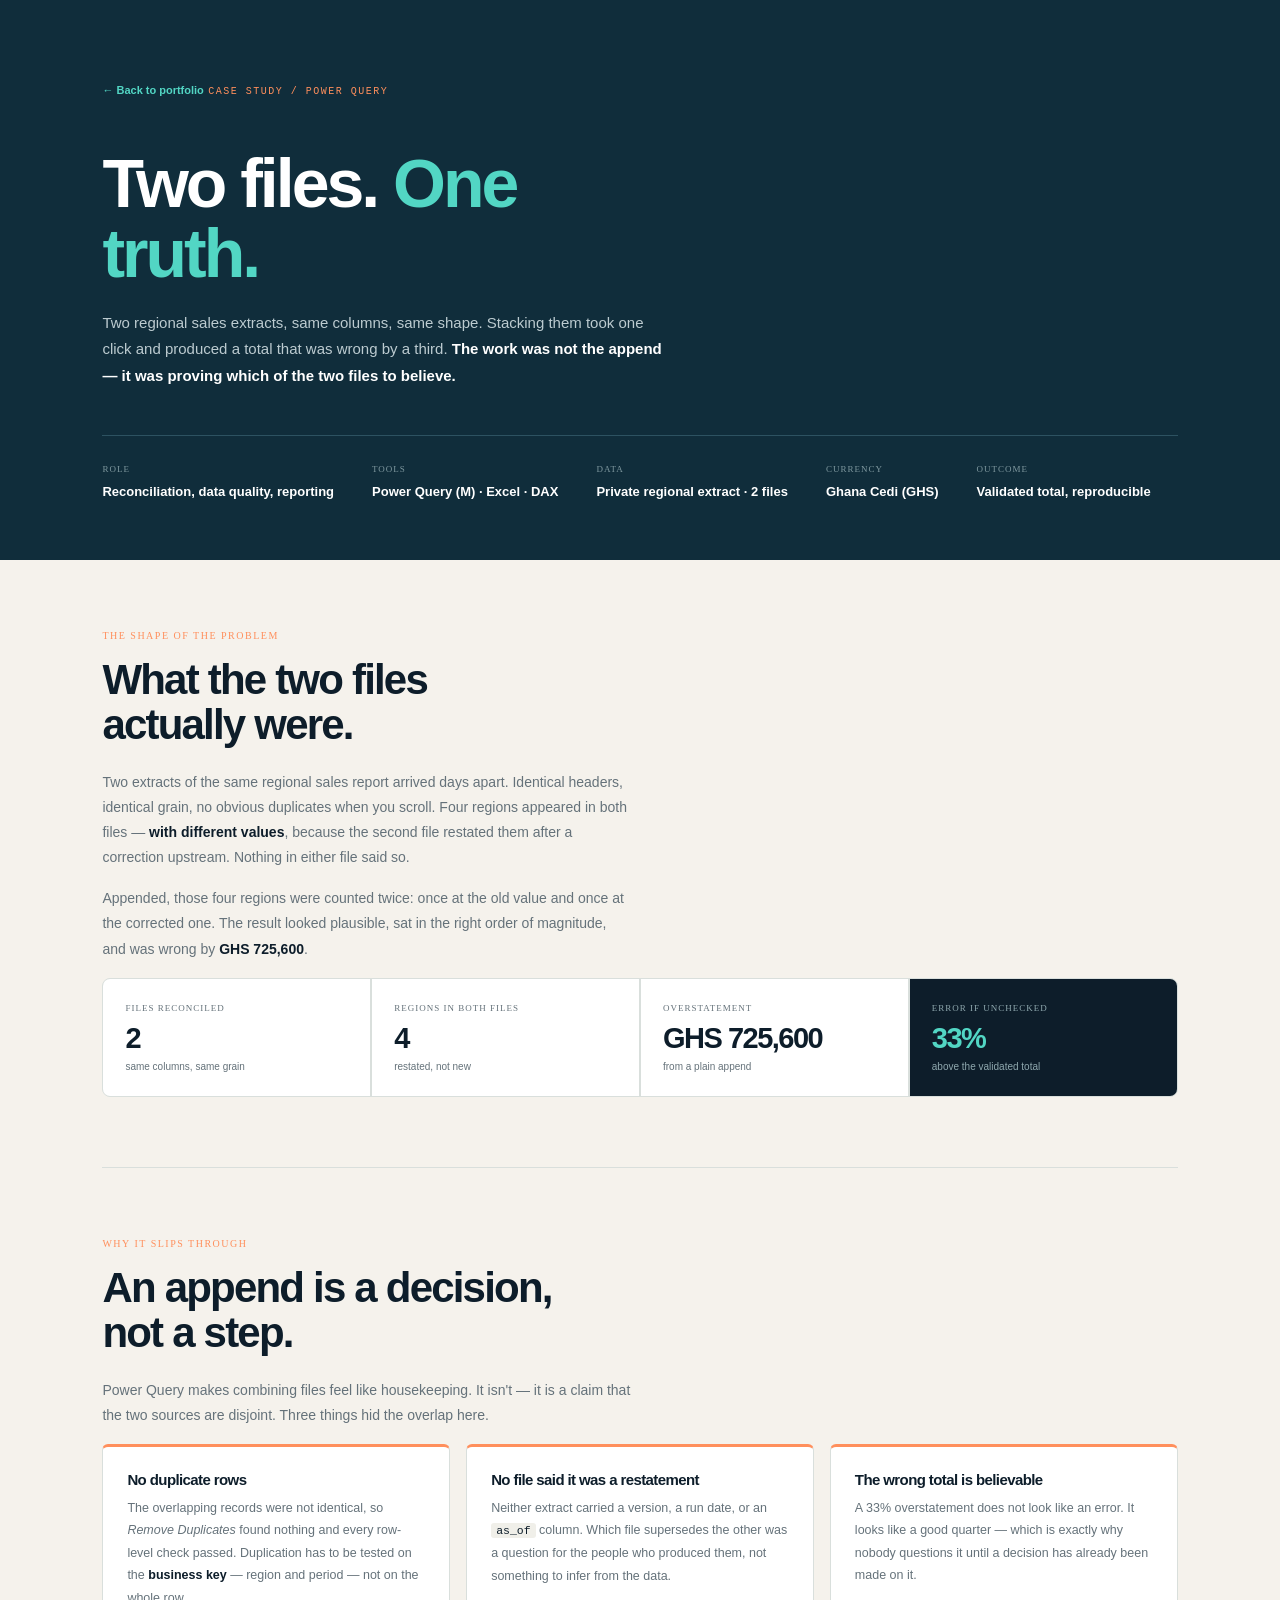
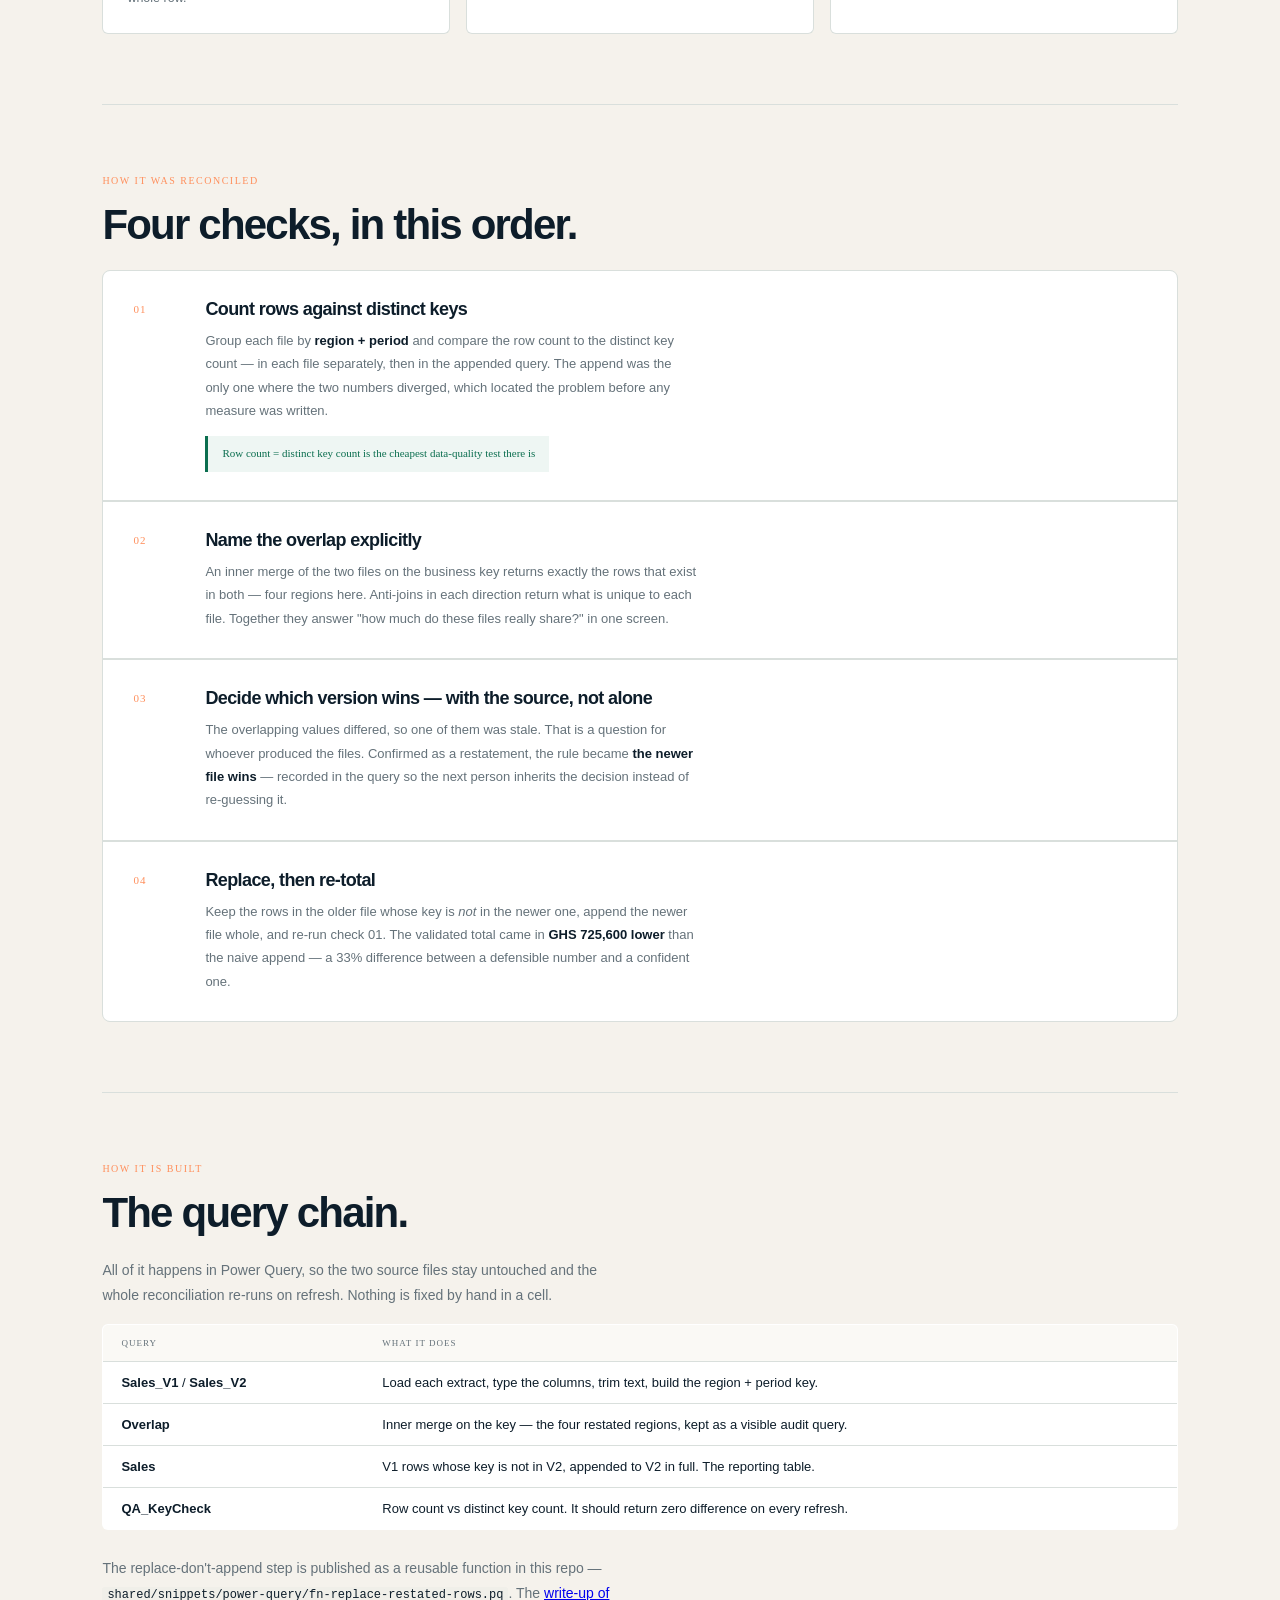
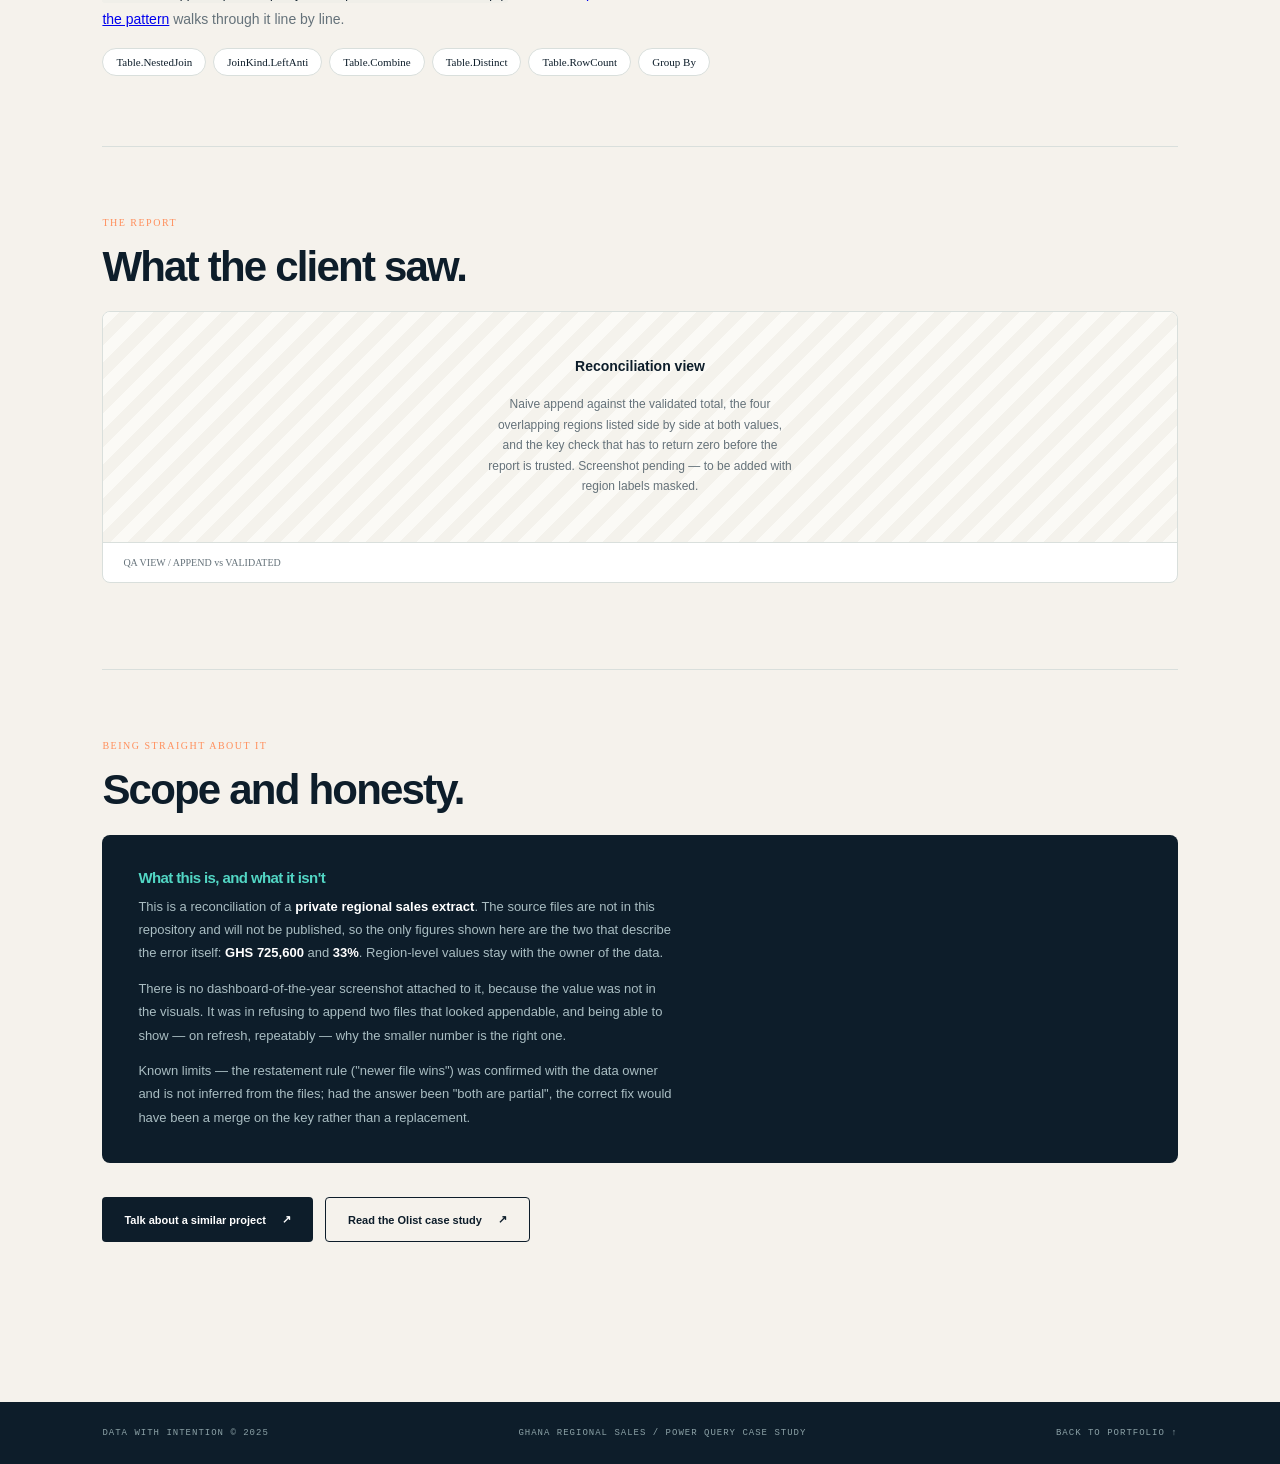
<file: case-studies/ghana-regional-sales.html>
<!DOCTYPE html>
<html lang="en">
<head>
  <meta charset="UTF-8" />
  <meta http-equiv="Content-Security-Policy" content="default-src 'self'; base-uri 'none'; object-src 'none'; script-src 'none'; style-src 'self' 'unsafe-inline' https://fonts.googleapis.com; font-src https://fonts.gstatic.com; img-src 'self' data:; form-action 'none'" />
  <meta name="referrer" content="strict-origin-when-cross-origin" />
  <meta name="viewport" content="width=device-width, initial-scale=1.0" />
  <meta name="description" content="Power Query case study: two regional sales extracts that looked appendable. Appending them overstated sales by GHS 725,600 — 33%." />
  <title>Ghana Regional Sales | Bitanyanmi</title>
  <link rel="icon" href="../shared/assets/Passport.jpg" />
  <link rel="preconnect" href="https://fonts.googleapis.com" />
  <link rel="preconnect" href="https://fonts.gstatic.com" crossorigin />
  <link href="https://fonts.googleapis.com/css2?family=DM+Mono:wght@400;500&family=Manrope:wght@400;500;600;700;800&display=swap" rel="stylesheet" />
  <style>
    :root{--ink:#0d1d2a;--navy:#102d3b;--teal:#52d6c4;--cream:#f5f2ec;--orange:#ff8f5c;--muted:#65727a;--line:#d9dfdc;--green:#0b6e4f}
    *{box-sizing:border-box}
    body{margin:0;background:var(--cream);color:var(--ink);font-family:Manrope,sans-serif}
    .mono{font-family:"DM Mono",monospace;letter-spacing:1px}
    code{font-family:"DM Mono",monospace;font-size:12px;background:#f0efe9;padding:1px 5px;border-radius:3px;color:var(--ink)}

    header{padding:80px 8vw 60px;background:var(--navy);color:#fff}
    .backlink{display:inline-flex;align-items:center;gap:9px;color:var(--teal);text-decoration:none;font-size:11px;font-weight:800;margin-bottom:32px}
    .backlink:hover{color:#fff}
    .kicker{font-size:10px;letter-spacing:1.5px;color:var(--orange)}
    h1{font-size:clamp(38px,5.4vw,68px);line-height:1.03;letter-spacing:-3px;margin:20px 0 22px;max-width:15ch}
    h1 span{color:var(--teal)}
    .standfirst{max-width:560px;color:#bccbd0;line-height:1.75;font-size:15px;margin:0}
    .standfirst b{color:#fff;font-weight:700}
    .meta{display:flex;flex-wrap:wrap;gap:38px;margin-top:46px;padding-top:28px;border-top:1px solid #2d5261}
    .meta div small{display:block;font:9px "DM Mono";letter-spacing:1px;color:#7f989f;margin-bottom:8px}
    .meta div strong{font-size:13px;font-weight:700}

    main{padding:0 8vw 90px}
    section{padding:70px 0;border-bottom:1px solid var(--line)}
    section:last-of-type{border-bottom:0}
    .eyebrow{font:10px "DM Mono";letter-spacing:1.5px;color:var(--orange);display:block;margin-bottom:16px}
    h2{font-size:clamp(28px,3.4vw,42px);letter-spacing:-1.8px;line-height:1.08;margin:0 0 22px}
    h3{font-size:18px;letter-spacing:-.6px;margin:0 0 9px}
    p{color:var(--muted);font-size:14px;line-height:1.8;max-width:68ch;margin:0 0 16px}
    p strong{color:var(--ink)}

    .kpis{display:grid;grid-template-columns:repeat(auto-fit,minmax(155px,1fr));gap:2px;background:var(--line);border:1px solid var(--line);border-radius:8px;overflow:hidden;margin-top:8px}
    .kpi{background:#fff;padding:24px 22px}
    .kpi small{display:block;font:9px "DM Mono";letter-spacing:1px;color:var(--muted);margin-bottom:11px}
    .kpi strong{display:block;font-size:29px;letter-spacing:-1.5px;line-height:1}
    .kpi strong i{font-style:normal;font-size:16px}
    .kpi em{display:block;font-style:normal;font-size:10px;color:var(--muted);margin-top:8px}
    .kpi.hero-kpi{background:var(--ink);color:#fff}
    .kpi.hero-kpi small,.kpi.hero-kpi em{color:#8fa8ae}
    .kpi.hero-kpi strong{color:var(--teal)}

    .findings{display:grid;gap:2px;background:var(--line);border:1px solid var(--line);border-radius:8px;overflow:hidden}
    .finding{background:#fff;padding:28px 30px;display:grid;grid-template-columns:52px 1fr;gap:20px;align-items:start}
    .finding .n{font:11px "DM Mono";color:var(--orange);padding-top:4px}
    .finding p{margin:0;font-size:13px}
    .pull{display:inline-block;margin-top:14px;padding:9px 14px;background:#eef6f3;border-left:3px solid var(--green);font:11px "DM Mono";color:var(--green);line-height:1.6}

    .traps{display:grid;grid-template-columns:repeat(auto-fit,minmax(255px,1fr));gap:16px;margin-top:10px}
    .trap{background:#fff;border:1px solid var(--line);border-top:3px solid var(--orange);border-radius:6px;padding:24px}
    .trap h3{font-size:15px}
    .trap p{font-size:12.5px;margin:0}
    .trap code{font-size:11.5px}

    table{border-collapse:collapse;width:100%;background:#fff;border:1px solid var(--line);border-radius:6px;overflow:hidden;font-size:13px}
    th,td{text-align:left;padding:13px 18px;border-bottom:1px solid var(--line)}
    th{font:9px "DM Mono";letter-spacing:1px;color:var(--muted);background:#faf9f5}
    tr:last-child td{border-bottom:0}

    .chips{display:flex;flex-wrap:wrap;gap:7px;margin-top:6px}
    .chip{border:1px solid var(--line);background:#fff;border-radius:20px;padding:7px 13px;font:11px "DM Mono";color:var(--ink)}

    .shot{background:#fff;border:1px solid var(--line);border-radius:8px;overflow:hidden;margin:0 0 16px}
    .shot img{display:block;width:100%;height:auto}
    .shot figcaption{padding:14px 20px;font:10px "DM Mono";color:var(--muted);border-top:1px solid var(--line)}
    .shot-placeholder{display:grid;place-items:center;min-height:230px;padding:40px;text-align:center;background:repeating-linear-gradient(135deg,#fbfaf6 0 12px,#f4f2ec 12px 24px);color:var(--muted)}
    .shot-placeholder b{display:block;font-size:14px;color:var(--ink);margin-bottom:8px}
    .shot-placeholder span{font-size:12px;line-height:1.7;max-width:46ch;display:block}

    .callout{background:var(--ink);color:#fff;border-radius:8px;padding:34px 36px;margin-top:10px}
    .callout h3{color:var(--teal);font-size:15px}
    .callout p{color:#a9bdc2;font-size:13px;margin:0;max-width:74ch}
    .callout p+p{margin-top:12px}
    .callout strong{color:#fff}

    .next{display:flex;flex-wrap:wrap;gap:12px;margin-top:34px}
    .btn{display:inline-flex;align-items:center;gap:16px;border-radius:4px;padding:15px 22px;font-size:11px;font-weight:800;text-decoration:none;transition:.2s}
    .btn:hover{transform:translateY(-2px)}
    .btn-primary{background:var(--ink);color:#fff}
    .btn-ghost{border:1px solid var(--ink);color:var(--ink)}

    footer{padding:26px 8vw;background:var(--ink);color:#8ba1a6;font-size:9px;display:flex;justify-content:space-between;gap:14px;flex-wrap:wrap}
    footer a{color:#8ba1a6;text-decoration:none}
    footer a:hover{color:#fff}

    @media(max-width:720px){
      header{padding:58px 7vw 46px}
      main{padding:0 7vw 70px}
      section{padding:52px 0}
      .meta{gap:26px}
      .finding{grid-template-columns:1fr;gap:10px}
      footer{padding:24px 7vw}
    }
  </style>
</head>
<body>
  <header>
    <a class="backlink" href="../index.html">← Back to portfolio</a>
    <span class="kicker mono">CASE STUDY / POWER QUERY</span>
    <h1>Two files. <span>One truth.</span></h1>
    <p class="standfirst">
      Two regional sales extracts, same columns, same shape. Stacking them took one click and
      produced a total that was wrong by a third.
      <b>The work was not the append — it was proving which of the two files to believe.</b>
    </p>
    <div class="meta">
      <div><small>ROLE</small><strong>Reconciliation, data quality, reporting</strong></div>
      <div><small>TOOLS</small><strong>Power Query (M) · Excel · DAX</strong></div>
      <div><small>DATA</small><strong>Private regional extract · 2 files</strong></div>
      <div><small>CURRENCY</small><strong>Ghana Cedi (GHS)</strong></div>
      <div><small>OUTCOME</small><strong>Validated total, reproducible</strong></div>
    </div>
  </header>

  <main>
    <section>
      <span class="eyebrow">THE SHAPE OF THE PROBLEM</span>
      <h2>What the two files<br />actually were.</h2>
      <p>
        Two extracts of the same regional sales report arrived days apart. Identical headers,
        identical grain, no obvious duplicates when you scroll. Four regions appeared in both
        files — <strong>with different values</strong>, because the second file restated them
        after a correction upstream. Nothing in either file said so.
      </p>
      <p>
        Appended, those four regions were counted twice: once at the old value and once at the
        corrected one. The result looked plausible, sat in the right order of magnitude, and was
        wrong by <strong>GHS 725,600</strong>.
      </p>
      <div class="kpis">
        <div class="kpi"><small>FILES RECONCILED</small><strong>2</strong><em>same columns, same grain</em></div>
        <div class="kpi"><small>REGIONS IN BOTH FILES</small><strong>4</strong><em>restated, not new</em></div>
        <div class="kpi"><small>OVERSTATEMENT</small><strong>GHS 725,600</strong><em>from a plain append</em></div>
        <div class="kpi hero-kpi"><small>ERROR IF UNCHECKED</small><strong>33%</strong><em>above the validated total</em></div>
      </div>
    </section>

    <section>
      <span class="eyebrow">WHY IT SLIPS THROUGH</span>
      <h2>An append is a decision,<br />not a step.</h2>
      <p>
        Power Query makes combining files feel like housekeeping. It isn't — it is a claim that
        the two sources are disjoint. Three things hid the overlap here.
      </p>
      <div class="traps">
        <div class="trap">
          <h3>No duplicate rows</h3>
          <p>
            The overlapping records were not identical, so <em>Remove Duplicates</em> found nothing
            and every row-level check passed. Duplication has to be tested on the
            <strong>business key</strong> — region and period — not on the whole row.
          </p>
        </div>
        <div class="trap">
          <h3>No file said it was a restatement</h3>
          <p>
            Neither extract carried a version, a run date, or an <code>as_of</code> column. Which
            file supersedes the other was a question for the people who produced them, not
            something to infer from the data.
          </p>
        </div>
        <div class="trap">
          <h3>The wrong total is believable</h3>
          <p>
            A 33% overstatement does not look like an error. It looks like a good quarter — which
            is exactly why nobody questions it until a decision has already been made on it.
          </p>
        </div>
      </div>
    </section>

    <section>
      <span class="eyebrow">HOW IT WAS RECONCILED</span>
      <h2>Four checks, in this order.</h2>
      <div class="findings">
        <article class="finding">
          <span class="n mono">01</span>
          <div>
            <h3>Count rows against distinct keys</h3>
            <p>
              Group each file by <strong>region + period</strong> and compare the row count to the
              distinct key count — in each file separately, then in the appended query. The append
              was the only one where the two numbers diverged, which located the problem before
              any measure was written.
            </p>
            <span class="pull">Row count = distinct key count is the cheapest data-quality test there is</span>
          </div>
        </article>
        <article class="finding">
          <span class="n mono">02</span>
          <div>
            <h3>Name the overlap explicitly</h3>
            <p>
              An inner merge of the two files on the business key returns exactly the rows that
              exist in both — four regions here. Anti-joins in each direction return what is unique
              to each file. Together they answer "how much do these files really share?" in one screen.
            </p>
          </div>
        </article>
        <article class="finding">
          <span class="n mono">03</span>
          <div>
            <h3>Decide which version wins — with the source, not alone</h3>
            <p>
              The overlapping values differed, so one of them was stale. That is a question for
              whoever produced the files. Confirmed as a restatement, the rule became
              <strong>the newer file wins</strong> — recorded in the query so the next person
              inherits the decision instead of re-guessing it.
            </p>
          </div>
        </article>
        <article class="finding">
          <span class="n mono">04</span>
          <div>
            <h3>Replace, then re-total</h3>
            <p>
              Keep the rows in the older file whose key is <em>not</em> in the newer one, append the
              newer file whole, and re-run check 01. The validated total came in
              <strong>GHS 725,600 lower</strong> than the naive append — a 33% difference between
              a defensible number and a confident one.
            </p>
          </div>
        </article>
      </div>
    </section>

    <section>
      <span class="eyebrow">HOW IT IS BUILT</span>
      <h2>The query chain.</h2>
      <p>
        All of it happens in Power Query, so the two source files stay untouched and the whole
        reconciliation re-runs on refresh. Nothing is fixed by hand in a cell.
      </p>
      <table>
        <thead>
          <tr><th>QUERY</th><th>WHAT IT DOES</th></tr>
        </thead>
        <tbody>
          <tr><td><strong>Sales_V1</strong> / <strong>Sales_V2</strong></td><td>Load each extract, type the columns, trim text, build the region + period key.</td></tr>
          <tr><td><strong>Overlap</strong></td><td>Inner merge on the key — the four restated regions, kept as a visible audit query.</td></tr>
          <tr><td><strong>Sales</strong></td><td>V1 rows whose key is not in V2, appended to V2 in full. The reporting table.</td></tr>
          <tr><td><strong>QA_KeyCheck</strong></td><td>Row count vs distinct key count. It should return zero difference on every refresh.</td></tr>
        </tbody>
      </table>
      <p style="margin-top:26px">
        The replace-don't-append step is published as a reusable function in this repo —
        <code>shared/snippets/power-query/fn-replace-restated-rows.pq</code>. The
        <a href="../blog/appending-two-extracts-is-a-decision.html">write-up of the pattern</a>
        walks through it line by line.
      </p>
      <div class="chips">
        <span class="chip">Table.NestedJoin</span><span class="chip">JoinKind.LeftAnti</span>
        <span class="chip">Table.Combine</span><span class="chip">Table.Distinct</span>
        <span class="chip">Table.RowCount</span><span class="chip">Group By</span>
      </div>
    </section>

    <section>
      <span class="eyebrow">THE REPORT</span>
      <h2>What the client saw.</h2>

      <!--
        FIGURES — how to add them
        This project uses private data, so nothing is published here that identifies the
        business or shows region-level values. To fill the panels below:
          1. Reproduce the totals in the workbook (naive append vs validated), then
             replace the placeholder text with the figures you can point at in the file.
          2. For a screenshot, capture only the QA / reconciliation view with region names
             and values masked or replaced with dummy labels. Save it in this folder as
             ghana-reconciliation.png, delete the .shot-placeholder div, and uncomment the <img>.
        Never publish the underlying extract, and never use Power BI "Publish to web"
        for this report — it makes the data public to anyone with the link.
      -->

      <figure class="shot">
        <!-- <img src="ghana-reconciliation.png" alt="Reconciliation view comparing the naive append with the validated total" /> -->
        <div class="shot-placeholder">
          <b>Reconciliation view</b>
          <span>Naive append against the validated total, the four overlapping regions listed
          side by side at both values, and the key check that has to return zero before the
          report is trusted. Screenshot pending — to be added with region labels masked.</span>
        </div>
        <figcaption>QA VIEW / APPEND vs VALIDATED</figcaption>
      </figure>
    </section>

    <section>
      <span class="eyebrow">BEING STRAIGHT ABOUT IT</span>
      <h2>Scope and honesty.</h2>
      <div class="callout">
        <h3>What this is, and what it isn't</h3>
        <p>
          This is a reconciliation of a <strong>private regional sales extract</strong>. The source
          files are not in this repository and will not be published, so the only figures shown
          here are the two that describe the error itself: <strong>GHS 725,600</strong> and
          <strong>33%</strong>. Region-level values stay with the owner of the data.
        </p>
        <p>
          There is no dashboard-of-the-year screenshot attached to it, because the value was not in
          the visuals. It was in refusing to append two files that looked appendable, and being able
          to show — on refresh, repeatably — why the smaller number is the right one.
        </p>
        <p>
          Known limits — the restatement rule ("newer file wins") was confirmed with the data owner
          and is not inferred from the files; had the answer been "both are partial", the correct
          fix would have been a merge on the key rather than a replacement.
        </p>
      </div>
      <div class="next">
        <a class="btn btn-primary" href="../index.html#contact">Talk about a similar project <span>↗</span></a>
        <a class="btn btn-ghost" href="olist-retail-analytics.html">Read the Olist case study <span>↗</span></a>
      </div>
    </section>
  </main>

  <footer>
    <span class="mono">DATA WITH INTENTION © 2025</span>
    <span class="mono">GHANA REGIONAL SALES / POWER QUERY CASE STUDY</span>
    <a class="mono" href="../index.html">BACK TO PORTFOLIO ↑</a>
  </footer>
</body>
</html>
</file>
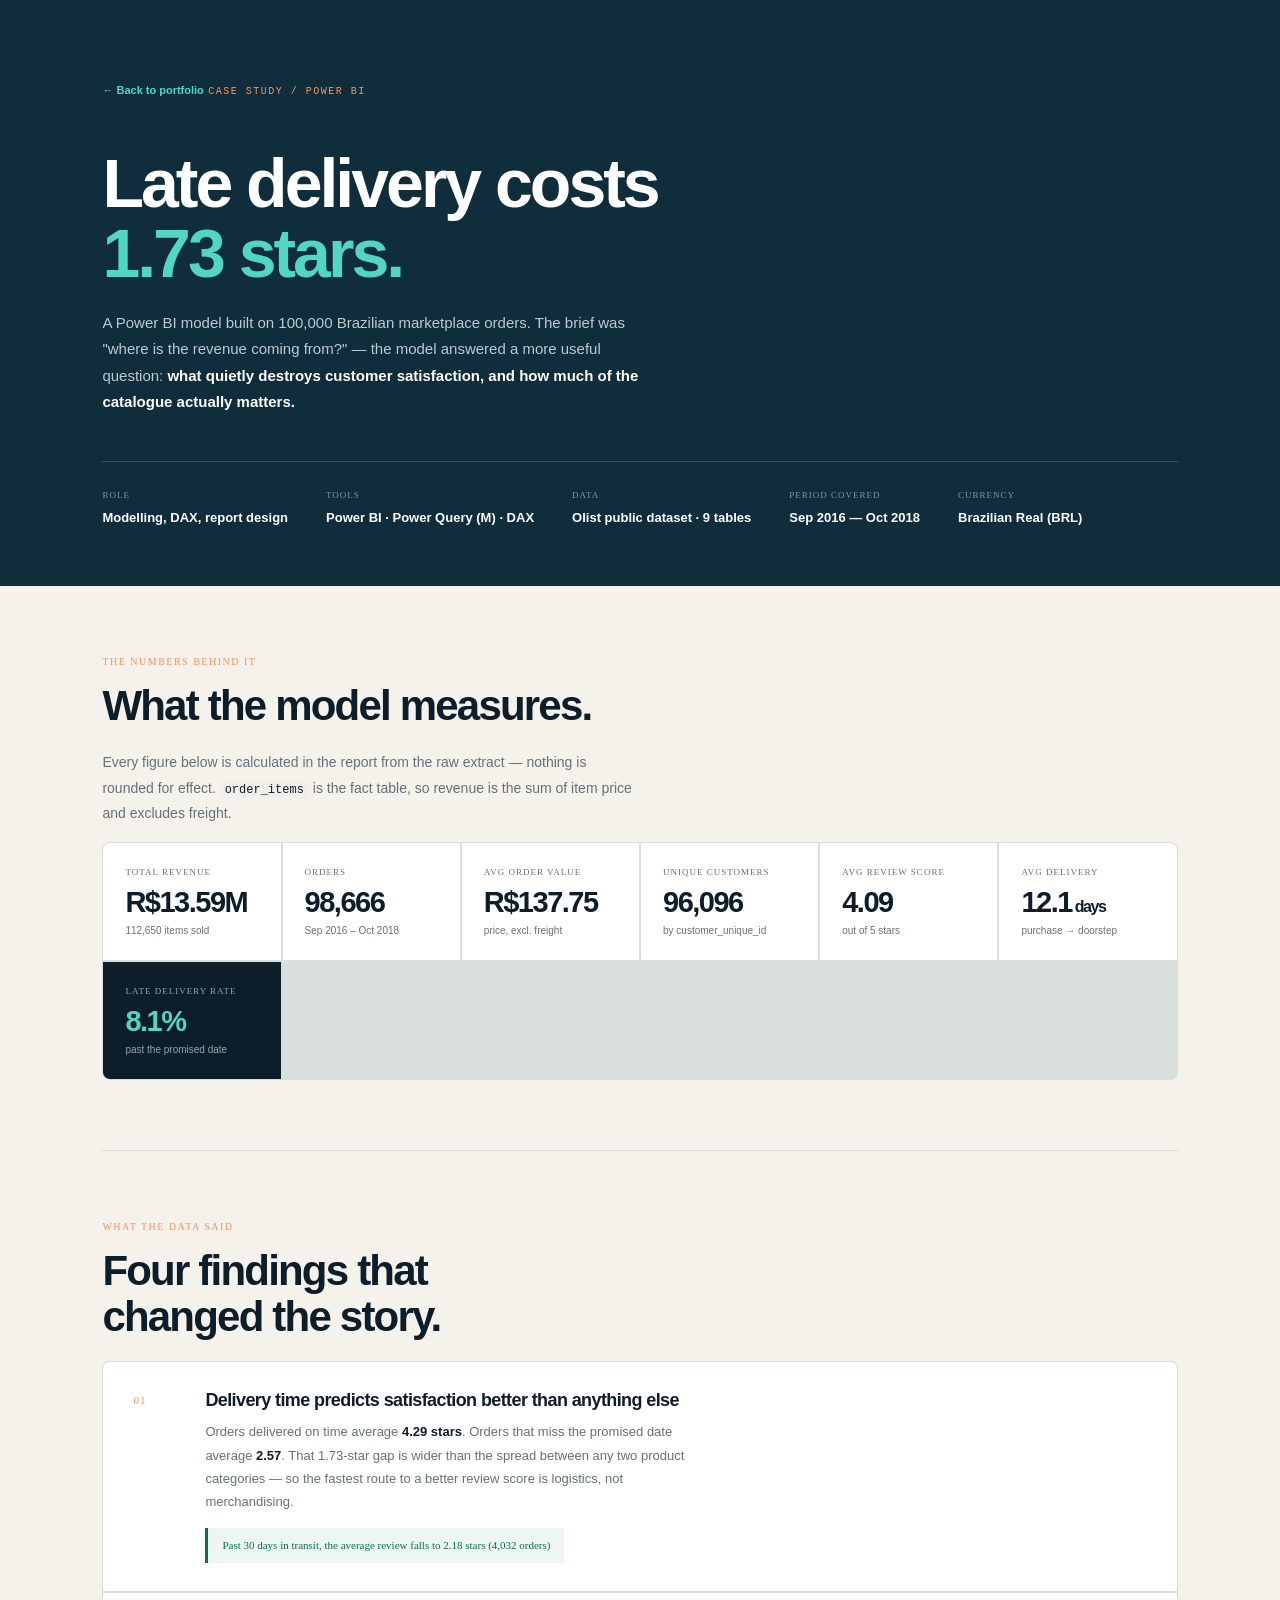
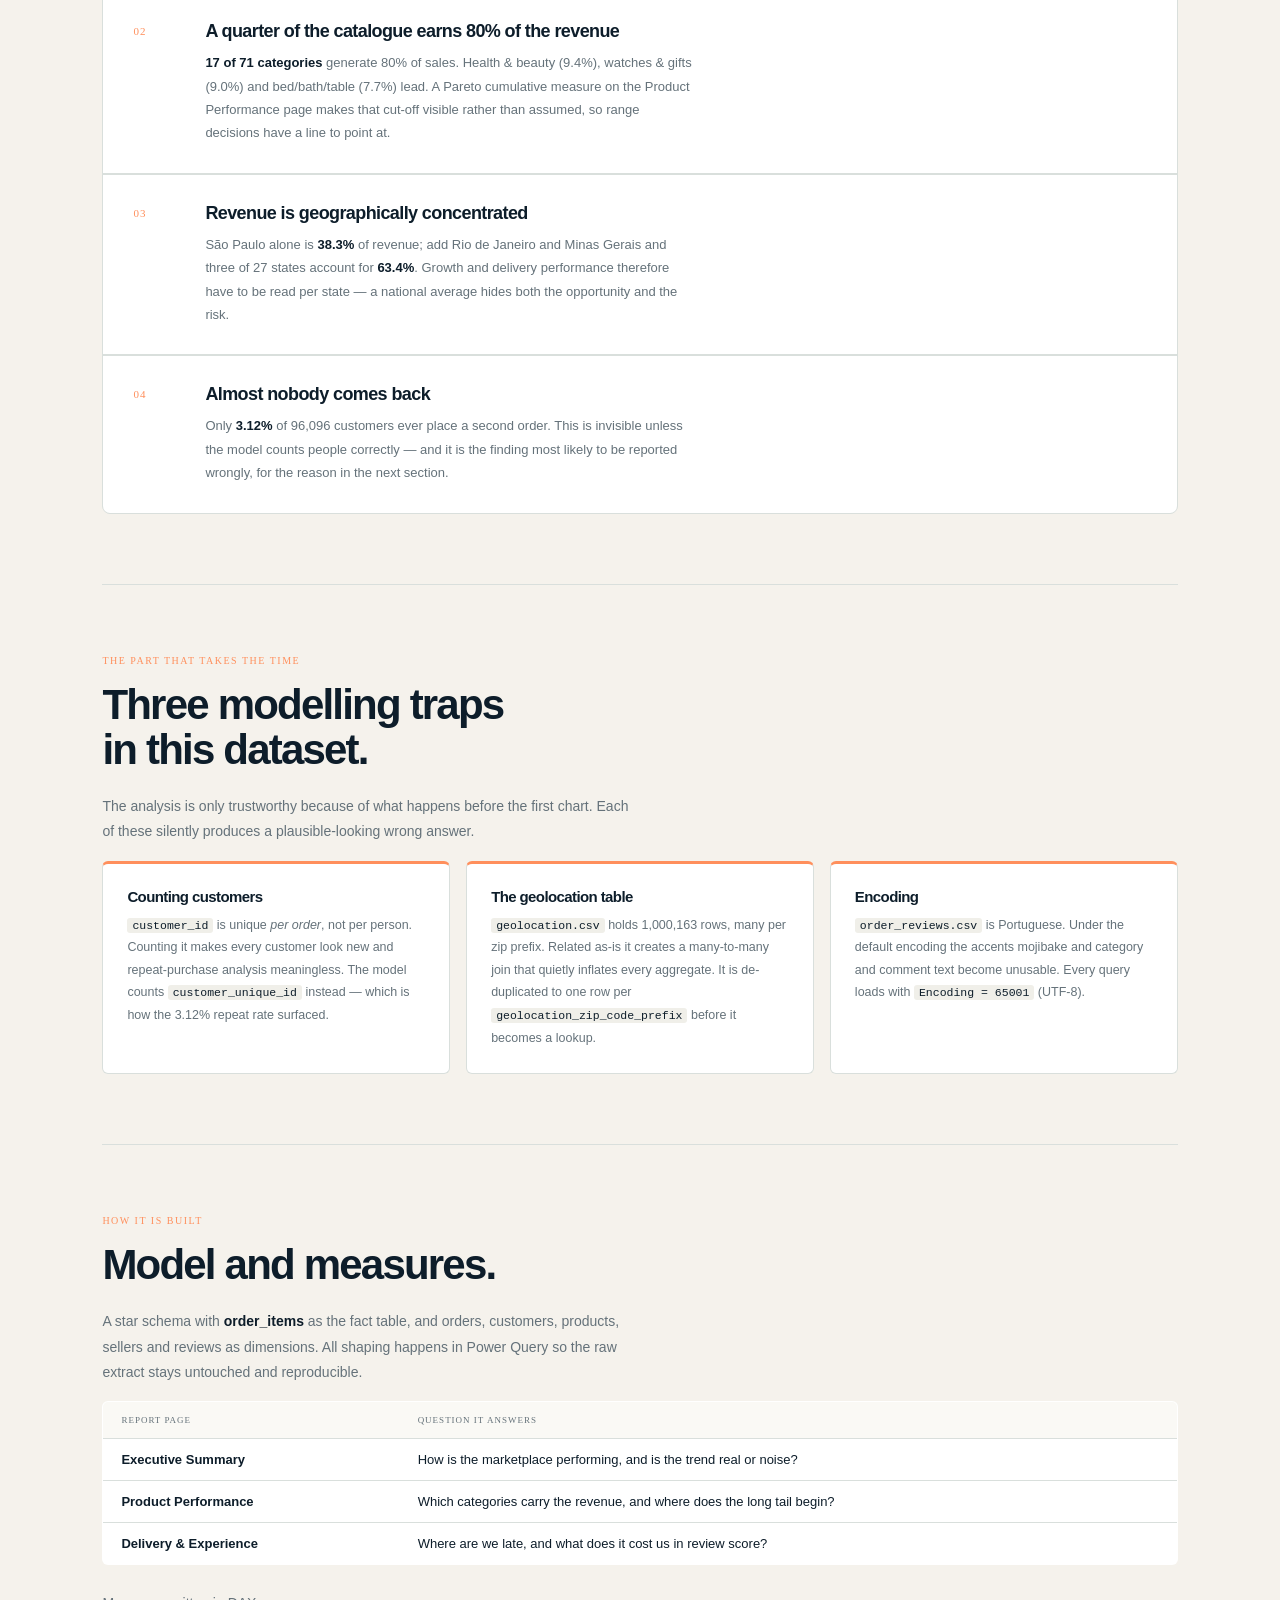
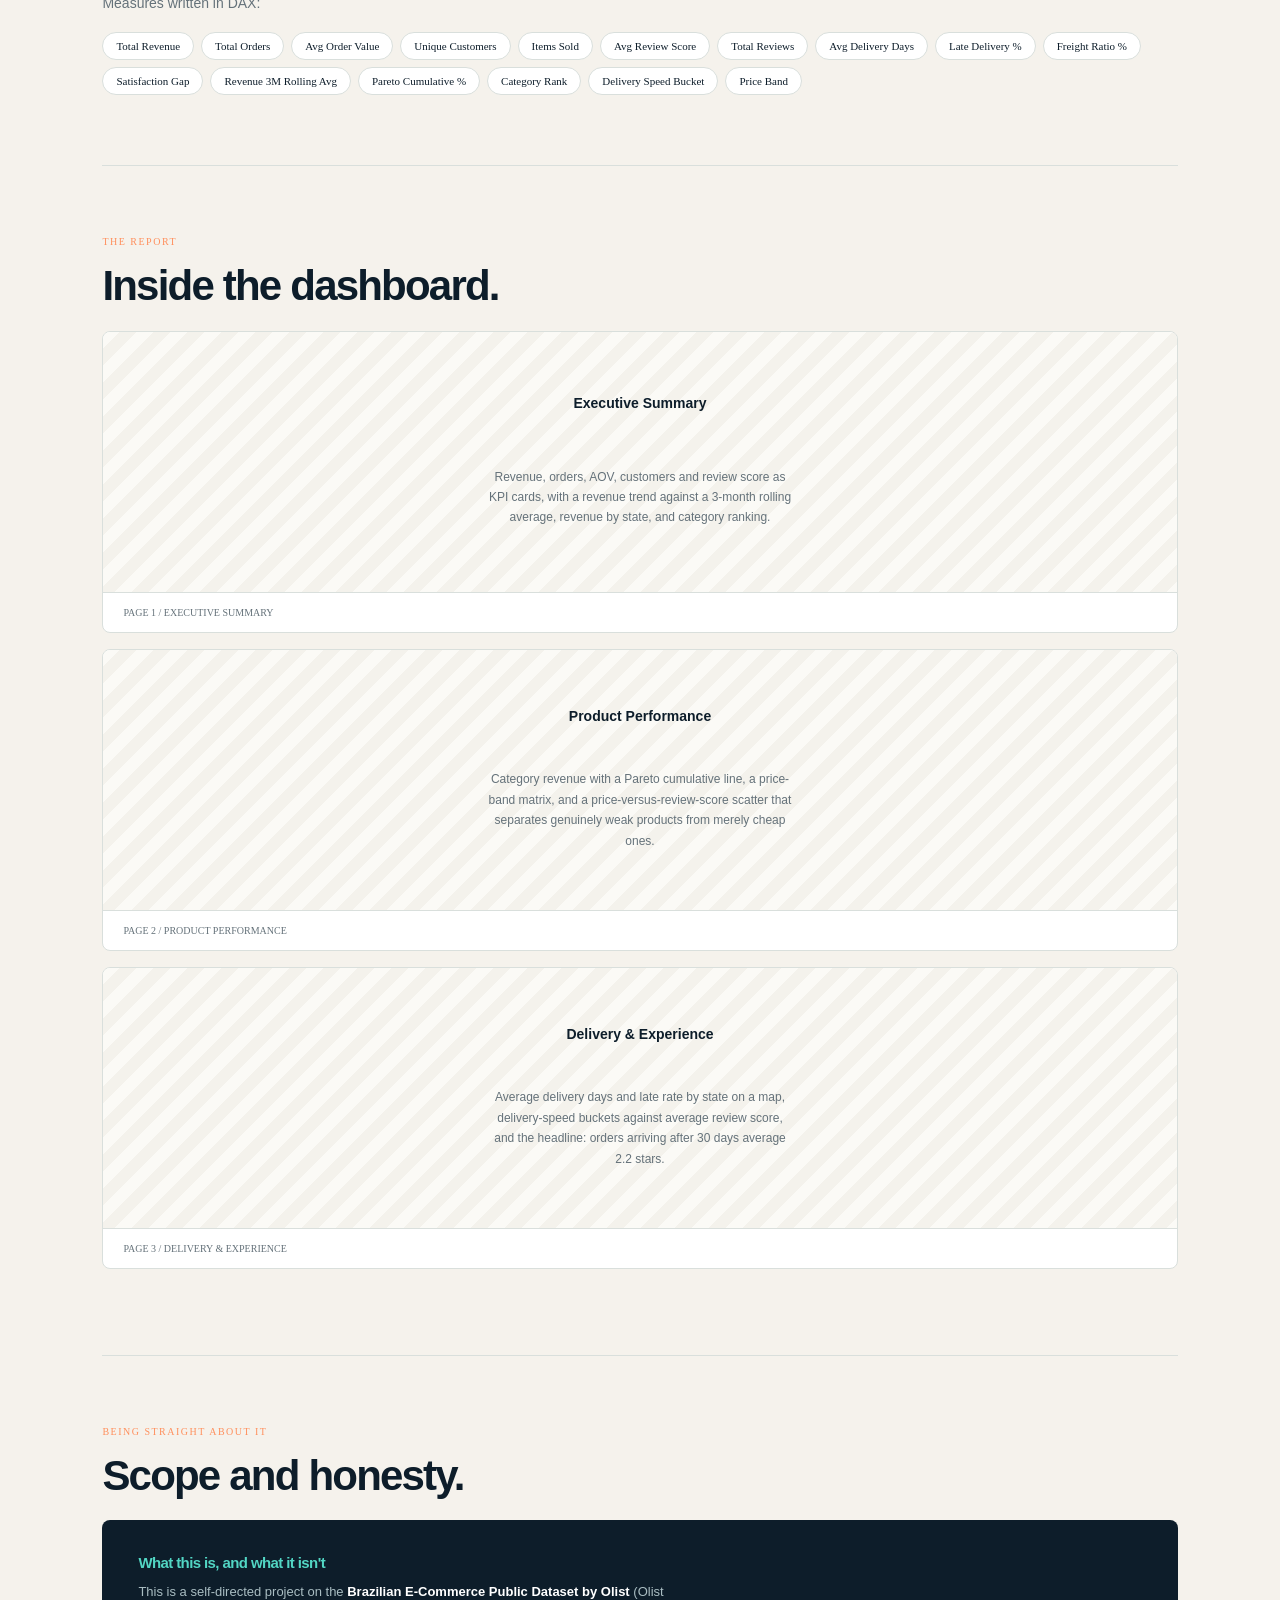
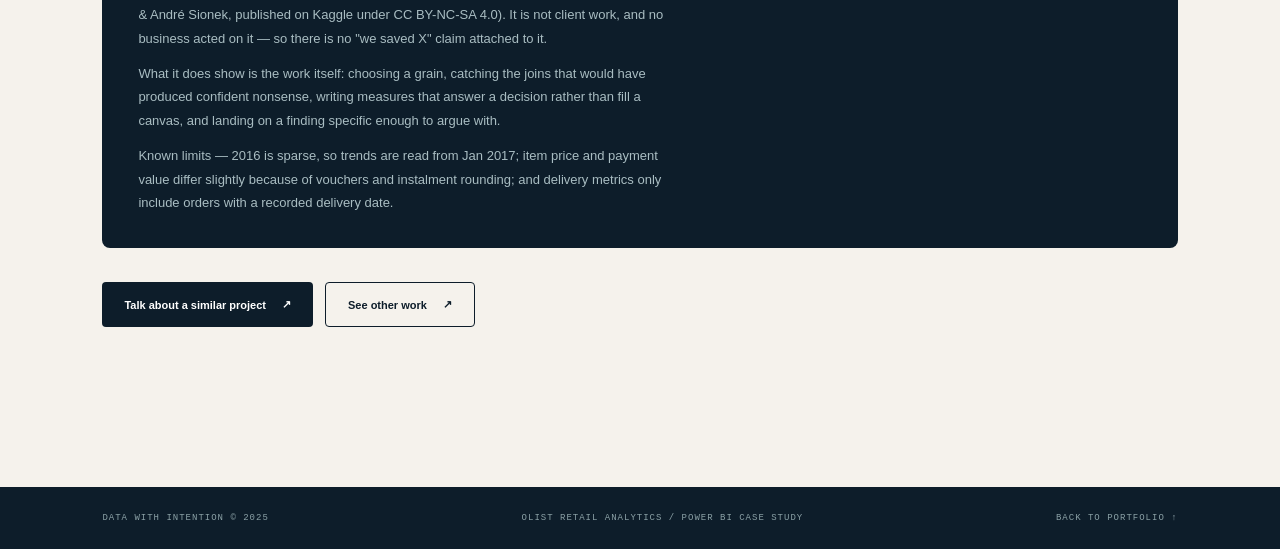
<file: case-studies/olist-retail-analytics.html>
<!DOCTYPE html>
<html lang="en">
<head>
  <meta charset="UTF-8" />
  <meta http-equiv="Content-Security-Policy" content="default-src 'self'; base-uri 'none'; object-src 'none'; script-src 'none'; style-src 'self' 'unsafe-inline' https://fonts.googleapis.com; font-src https://fonts.gstatic.com; img-src 'self' data:; frame-src https://app.powerbi.com; form-action 'none'" />
  <meta name="referrer" content="strict-origin-when-cross-origin" />
  <meta name="viewport" content="width=device-width, initial-scale=1.0" />
  <meta name="description" content="Power BI case study: modelling 100k Brazilian e-commerce orders to show how late delivery costs 1.73 review stars." />
  <title>Olist Retail Analytics | Bitanyanmi</title>
  <link rel="icon" href="../shared/assets/Passport.jpg" />
  <link rel="preconnect" href="https://fonts.googleapis.com" />
  <link rel="preconnect" href="https://fonts.gstatic.com" crossorigin />
  <link href="https://fonts.googleapis.com/css2?family=DM+Mono:wght@400;500&family=Manrope:wght@400;500;600;700;800&display=swap" rel="stylesheet" />
  <style>
    :root{--ink:#0d1d2a;--navy:#102d3b;--teal:#52d6c4;--cream:#f5f2ec;--orange:#ff8f5c;--muted:#65727a;--line:#d9dfdc;--green:#0b6e4f}
    *{box-sizing:border-box}
    body{margin:0;background:var(--cream);color:var(--ink);font-family:Manrope,sans-serif}
    .mono{font-family:"DM Mono",monospace;letter-spacing:1px}
    code{font-family:"DM Mono",monospace;font-size:12px;background:#f0efe9;padding:1px 5px;border-radius:3px;color:var(--ink)}

    header{padding:80px 8vw 60px;background:var(--navy);color:#fff}
    .backlink{display:inline-flex;align-items:center;gap:9px;color:var(--teal);text-decoration:none;font-size:11px;font-weight:800;margin-bottom:32px}
    .backlink:hover{color:#fff}
    .kicker{font-size:10px;letter-spacing:1.5px;color:var(--orange)}
    h1{font-size:clamp(38px,5.4vw,68px);line-height:1.03;letter-spacing:-3px;margin:20px 0 22px;max-width:15ch}
    h1 span{color:var(--teal)}
    .standfirst{max-width:560px;color:#bccbd0;line-height:1.75;font-size:15px;margin:0}
    .standfirst b{color:#fff;font-weight:700}
    .meta{display:flex;flex-wrap:wrap;gap:38px;margin-top:46px;padding-top:28px;border-top:1px solid #2d5261}
    .meta div small{display:block;font:9px "DM Mono";letter-spacing:1px;color:#7f989f;margin-bottom:8px}
    .meta div strong{font-size:13px;font-weight:700}

    main{padding:0 8vw 90px}
    section{padding:70px 0;border-bottom:1px solid var(--line)}
    section:last-of-type{border-bottom:0}
    .eyebrow{font:10px "DM Mono";letter-spacing:1.5px;color:var(--orange);display:block;margin-bottom:16px}
    h2{font-size:clamp(28px,3.4vw,42px);letter-spacing:-1.8px;line-height:1.08;margin:0 0 22px}
    h3{font-size:18px;letter-spacing:-.6px;margin:0 0 9px}
    p{color:var(--muted);font-size:14px;line-height:1.8;max-width:68ch;margin:0 0 16px}
    p strong{color:var(--ink)}

    .kpis{display:grid;grid-template-columns:repeat(auto-fit,minmax(155px,1fr));gap:2px;background:var(--line);border:1px solid var(--line);border-radius:8px;overflow:hidden;margin-top:8px}
    .kpi{background:#fff;padding:24px 22px}
    .kpi small{display:block;font:9px "DM Mono";letter-spacing:1px;color:var(--muted);margin-bottom:11px}
    .kpi strong{display:block;font-size:29px;letter-spacing:-1.5px;line-height:1}
    .kpi strong i{font-style:normal;font-size:16px}
    .kpi em{display:block;font-style:normal;font-size:10px;color:var(--muted);margin-top:8px}
    .kpi.hero-kpi{background:var(--ink);color:#fff}
    .kpi.hero-kpi small,.kpi.hero-kpi em{color:#8fa8ae}
    .kpi.hero-kpi strong{color:var(--teal)}

    .findings{display:grid;gap:2px;background:var(--line);border:1px solid var(--line);border-radius:8px;overflow:hidden}
    .finding{background:#fff;padding:28px 30px;display:grid;grid-template-columns:52px 1fr;gap:20px;align-items:start}
    .finding .n{font:11px "DM Mono";color:var(--orange);padding-top:4px}
    .finding p{margin:0;font-size:13px}
    .pull{display:inline-block;margin-top:14px;padding:9px 14px;background:#eef6f3;border-left:3px solid var(--green);font:11px "DM Mono";color:var(--green);line-height:1.6}

    .traps{display:grid;grid-template-columns:repeat(auto-fit,minmax(255px,1fr));gap:16px;margin-top:10px}
    .trap{background:#fff;border:1px solid var(--line);border-top:3px solid var(--orange);border-radius:6px;padding:24px}
    .trap h3{font-size:15px}
    .trap p{font-size:12.5px;margin:0}
    .trap code{font-size:11.5px}

    table{border-collapse:collapse;width:100%;background:#fff;border:1px solid var(--line);border-radius:6px;overflow:hidden;font-size:13px}
    th,td{text-align:left;padding:13px 18px;border-bottom:1px solid var(--line)}
    th{font:9px "DM Mono";letter-spacing:1px;color:var(--muted);background:#faf9f5}
    tr:last-child td{border-bottom:0}

    .chips{display:flex;flex-wrap:wrap;gap:7px;margin-top:6px}
    .chip{border:1px solid var(--line);background:#fff;border-radius:20px;padding:7px 13px;font:11px "DM Mono";color:var(--ink)}

    .shot{background:#fff;border:1px solid var(--line);border-radius:8px;overflow:hidden;margin:0 0 16px}
    .shot img{display:block;width:100%;height:auto}
    .shot figcaption{padding:14px 20px;font:10px "DM Mono";color:var(--muted);border-top:1px solid var(--line)}
    .shot-placeholder{display:grid;place-items:center;min-height:260px;padding:40px;text-align:center;background:repeating-linear-gradient(135deg,#fbfaf6 0 12px,#f4f2ec 12px 24px);color:var(--muted)}
    .shot-placeholder b{display:block;font-size:14px;color:var(--ink);margin-bottom:8px}
    .shot-placeholder span{font-size:12px;line-height:1.7;max-width:46ch;display:block}

    .callout{background:var(--ink);color:#fff;border-radius:8px;padding:34px 36px;margin-top:10px}
    .callout h3{color:var(--teal);font-size:15px}
    .callout p{color:#a9bdc2;font-size:13px;margin:0;max-width:74ch}
    .callout p+p{margin-top:12px}
    .callout strong{color:#fff}

    .next{display:flex;flex-wrap:wrap;gap:12px;margin-top:34px}
    .btn{display:inline-flex;align-items:center;gap:16px;border-radius:4px;padding:15px 22px;font-size:11px;font-weight:800;text-decoration:none;transition:.2s}
    .btn:hover{transform:translateY(-2px)}
    .btn-primary{background:var(--ink);color:#fff}
    .btn-ghost{border:1px solid var(--ink);color:var(--ink)}

    footer{padding:26px 8vw;background:var(--ink);color:#8ba1a6;font-size:9px;display:flex;justify-content:space-between;gap:14px;flex-wrap:wrap}
    footer a{color:#8ba1a6;text-decoration:none}
    footer a:hover{color:#fff}

    @media(max-width:720px){
      header{padding:58px 7vw 46px}
      main{padding:0 7vw 70px}
      section{padding:52px 0}
      .meta{gap:26px}
      .finding{grid-template-columns:1fr;gap:10px}
      footer{padding:24px 7vw}
    }
  </style>
</head>
<body>
  <header>
    <a class="backlink" href="../index.html">← Back to portfolio</a>
    <span class="kicker mono">CASE STUDY / POWER BI</span>
    <h1>Late delivery costs <span>1.73 stars.</span></h1>
    <p class="standfirst">
      A Power BI model built on 100,000 Brazilian marketplace orders. The brief was
      "where is the revenue coming from?" — the model answered a more useful question:
      <b>what quietly destroys customer satisfaction, and how much of the catalogue actually matters.</b>
    </p>
    <div class="meta">
      <div><small>ROLE</small><strong>Modelling, DAX, report design</strong></div>
      <div><small>TOOLS</small><strong>Power BI · Power Query (M) · DAX</strong></div>
      <div><small>DATA</small><strong>Olist public dataset · 9 tables</strong></div>
      <div><small>PERIOD COVERED</small><strong>Sep 2016 — Oct 2018</strong></div>
      <div><small>CURRENCY</small><strong>Brazilian Real (BRL)</strong></div>
    </div>
  </header>

  <main>
    <section>
      <span class="eyebrow">THE NUMBERS BEHIND IT</span>
      <h2>What the model measures.</h2>
      <p>
        Every figure below is calculated in the report from the raw extract — nothing is rounded
        for effect. <code>order_items</code> is the fact table, so revenue is the sum of item price
        and excludes freight.
      </p>
      <div class="kpis">
        <div class="kpi"><small>TOTAL REVENUE</small><strong>R$13.59M</strong><em>112,650 items sold</em></div>
        <div class="kpi"><small>ORDERS</small><strong>98,666</strong><em>Sep 2016 – Oct 2018</em></div>
        <div class="kpi"><small>AVG ORDER VALUE</small><strong>R$137.75</strong><em>price, excl. freight</em></div>
        <div class="kpi"><small>UNIQUE CUSTOMERS</small><strong>96,096</strong><em>by customer_unique_id</em></div>
        <div class="kpi"><small>AVG REVIEW SCORE</small><strong>4.09</strong><em>out of 5 stars</em></div>
        <div class="kpi"><small>AVG DELIVERY</small><strong>12.1<i> days</i></strong><em>purchase → doorstep</em></div>
        <div class="kpi hero-kpi"><small>LATE DELIVERY RATE</small><strong>8.1%</strong><em>past the promised date</em></div>
      </div>
    </section>

    <section>
      <span class="eyebrow">WHAT THE DATA SAID</span>
      <h2>Four findings that<br />changed the story.</h2>
      <div class="findings">
        <article class="finding">
          <span class="n mono">01</span>
          <div>
            <h3>Delivery time predicts satisfaction better than anything else</h3>
            <p>
              Orders delivered on time average <strong>4.29 stars</strong>. Orders that miss the promised
              date average <strong>2.57</strong>. That 1.73-star gap is wider than the spread between
              any two product categories — so the fastest route to a better review score is
              logistics, not merchandising.
            </p>
            <span class="pull">Past 30 days in transit, the average review falls to 2.18 stars (4,032 orders)</span>
          </div>
        </article>
        <article class="finding">
          <span class="n mono">02</span>
          <div>
            <h3>A quarter of the catalogue earns 80% of the revenue</h3>
            <p>
              <strong>17 of 71 categories</strong> generate 80% of sales. Health &amp; beauty (9.4%),
              watches &amp; gifts (9.0%) and bed/bath/table (7.7%) lead. A Pareto cumulative measure
              on the Product Performance page makes that cut-off visible rather than assumed, so
              range decisions have a line to point at.
            </p>
          </div>
        </article>
        <article class="finding">
          <span class="n mono">03</span>
          <div>
            <h3>Revenue is geographically concentrated</h3>
            <p>
              São Paulo alone is <strong>38.3%</strong> of revenue; add Rio de Janeiro and Minas Gerais
              and three of 27 states account for <strong>63.4%</strong>. Growth and delivery
              performance therefore have to be read per state — a national average hides
              both the opportunity and the risk.
            </p>
          </div>
        </article>
        <article class="finding">
          <span class="n mono">04</span>
          <div>
            <h3>Almost nobody comes back</h3>
            <p>
              Only <strong>3.12%</strong> of 96,096 customers ever place a second order. This is
              invisible unless the model counts people correctly — and it is the finding most
              likely to be reported wrongly, for the reason in the next section.
            </p>
          </div>
        </article>
      </div>
    </section>

    <section>
      <span class="eyebrow">THE PART THAT TAKES THE TIME</span>
      <h2>Three modelling traps<br />in this dataset.</h2>
      <p>
        The analysis is only trustworthy because of what happens before the first chart.
        Each of these silently produces a plausible-looking wrong answer.
      </p>
      <div class="traps">
        <div class="trap">
          <h3>Counting customers</h3>
          <p>
            <code>customer_id</code> is unique <em>per order</em>, not per person. Counting it makes
            every customer look new and repeat-purchase analysis meaningless. The model counts
            <code>customer_unique_id</code> instead — which is how the 3.12% repeat rate surfaced.
          </p>
        </div>
        <div class="trap">
          <h3>The geolocation table</h3>
          <p>
            <code>geolocation.csv</code> holds 1,000,163 rows, many per zip prefix. Related as-is it
            creates a many-to-many join that quietly inflates every aggregate. It is de-duplicated
            to one row per <code>geolocation_zip_code_prefix</code> before it becomes a lookup.
          </p>
        </div>
        <div class="trap">
          <h3>Encoding</h3>
          <p>
            <code>order_reviews.csv</code> is Portuguese. Under the default encoding the accents
            mojibake and category and comment text become unusable. Every query loads with
            <code>Encoding = 65001</code> (UTF-8).
          </p>
        </div>
      </div>
    </section>

    <section>
      <span class="eyebrow">HOW IT IS BUILT</span>
      <h2>Model and measures.</h2>
      <p>
        A star schema with <strong>order_items</strong> as the fact table, and orders, customers,
        products, sellers and reviews as dimensions. All shaping happens in Power Query so the
        raw extract stays untouched and reproducible.
      </p>
      <table>
        <thead>
          <tr><th>REPORT PAGE</th><th>QUESTION IT ANSWERS</th></tr>
        </thead>
        <tbody>
          <tr><td><strong>Executive Summary</strong></td><td>How is the marketplace performing, and is the trend real or noise?</td></tr>
          <tr><td><strong>Product Performance</strong></td><td>Which categories carry the revenue, and where does the long tail begin?</td></tr>
          <tr><td><strong>Delivery &amp; Experience</strong></td><td>Where are we late, and what does it cost us in review score?</td></tr>
        </tbody>
      </table>
      <p style="margin-top:26px">Measures written in DAX:</p>
      <div class="chips">
        <span class="chip">Total Revenue</span><span class="chip">Total Orders</span>
        <span class="chip">Avg Order Value</span><span class="chip">Unique Customers</span>
        <span class="chip">Items Sold</span><span class="chip">Avg Review Score</span>
        <span class="chip">Total Reviews</span><span class="chip">Avg Delivery Days</span>
        <span class="chip">Late Delivery %</span><span class="chip">Freight Ratio %</span>
        <span class="chip">Satisfaction Gap</span><span class="chip">Revenue 3M Rolling Avg</span>
        <span class="chip">Pareto Cumulative %</span><span class="chip">Category Rank</span>
        <span class="chip">Delivery Speed Bucket</span><span class="chip">Price Band</span>
      </div>
    </section>

    <section>
      <span class="eyebrow">THE REPORT</span>
      <h2>Inside the dashboard.</h2>

      <!--
        SCREENSHOTS — how to add them
        In Power BI Desktop open each page, then use Win + Shift + S to capture the canvas
        (or File > Export > Export to PDF and crop). Save the PNGs into this folder as:
            olist-executive-summary.png
            olist-product-performance.png
            olist-delivery-experience.png
        Then in each figure below: delete the .shot-placeholder div and uncomment the <img>.
      -->

      <figure class="shot">
        <!-- <img src="olist-executive-summary.png" alt="Executive Summary page of the Olist Power BI report" /> -->
        <div class="shot-placeholder">
          <b>Executive Summary</b>
          <span>Revenue, orders, AOV, customers and review score as KPI cards, with a
          revenue trend against a 3-month rolling average, revenue by state, and category ranking.</span>
        </div>
        <figcaption>PAGE 1 / EXECUTIVE SUMMARY</figcaption>
      </figure>

      <figure class="shot">
        <!-- <img src="olist-product-performance.png" alt="Product Performance page of the Olist Power BI report" /> -->
        <div class="shot-placeholder">
          <b>Product Performance</b>
          <span>Category revenue with a Pareto cumulative line, a price-band matrix, and a
          price-versus-review-score scatter that separates genuinely weak products from merely cheap ones.</span>
        </div>
        <figcaption>PAGE 2 / PRODUCT PERFORMANCE</figcaption>
      </figure>

      <figure class="shot">
        <!-- <img src="olist-delivery-experience.png" alt="Delivery and Experience page of the Olist Power BI report" /> -->
        <div class="shot-placeholder">
          <b>Delivery &amp; Experience</b>
          <span>Average delivery days and late rate by state on a map, delivery-speed buckets
          against average review score, and the headline: orders arriving after 30 days average 2.2 stars.</span>
        </div>
        <figcaption>PAGE 3 / DELIVERY &amp; EXPERIENCE</figcaption>
      </figure>

      <!--
        LIVE EMBED (optional)
        Power BI Service > open the report > File > Embed report > Publish to web (public),
        then copy the src URL out of the iframe it generates, paste it below and uncomment.
        The CSP in <head> already allows https://app.powerbi.com.
        NOTE: "Publish to web" makes the report and its underlying data visible to anyone
        on the internet. That is acceptable for this public dataset — never use it for
        client, employer, or personal data.

        <div style="position:relative;padding-top:56.25%;border:1px solid #d9dfdc;border-radius:8px;overflow:hidden;background:#fff">
          <iframe title="Olist Retail Analytics" src="PASTE_PUBLISH_TO_WEB_URL_HERE"
                  style="position:absolute;inset:0;width:100%;height:100%;border:0"
                  allowfullscreen></iframe>
        </div>
      -->
    </section>

    <section>
      <span class="eyebrow">BEING STRAIGHT ABOUT IT</span>
      <h2>Scope and honesty.</h2>
      <div class="callout">
        <h3>What this is, and what it isn't</h3>
        <p>
          This is a self-directed project on the <strong>Brazilian E-Commerce Public Dataset by Olist</strong>
          (Olist &amp; André Sionek, published on Kaggle under CC BY-NC-SA 4.0). It is not client work,
          and no business acted on it — so there is no "we saved X" claim attached to it.
        </p>
        <p>
          What it does show is the work itself: choosing a grain, catching the joins that would have
          produced confident nonsense, writing measures that answer a decision rather than fill a canvas,
          and landing on a finding specific enough to argue with.
        </p>
        <p>
          Known limits — 2016 is sparse, so trends are read from Jan 2017; item price and payment value
          differ slightly because of vouchers and instalment rounding; and delivery metrics only
          include orders with a recorded delivery date.
        </p>
      </div>
      <div class="next">
        <a class="btn btn-primary" href="../index.html#contact">Talk about a similar project <span>↗</span></a>
        <a class="btn btn-ghost" href="../index.html#work">See other work <span>↗</span></a>
      </div>
    </section>
  </main>

  <footer>
    <span class="mono">DATA WITH INTENTION © 2025</span>
    <span class="mono">OLIST RETAIL ANALYTICS / POWER BI CASE STUDY</span>
    <a class="mono" href="../index.html">BACK TO PORTFOLIO ↑</a>
  </footer>
</body>
</html>
</file>
<file: style.css>
:root{--ink:#0d1d2a;--navy:#102d3b;--teal:#52d6c4;--cream:#f5f2ec;--orange:#ff8f5c;--line:#d9dfdc;--muted:#65727a;--white:#fff}*{box-sizing:border-box}html{scroll-behavior:smooth}body{margin:0;background:var(--cream);color:var(--ink);font-family:Manrope,sans-serif}.noise{position:fixed;inset:0;pointer-events:none;opacity:.035;z-index:10;background-image:url("data:image/svg+xml,%3Csvg viewBox='0 0 180 180' xmlns='http://www.w3.org/2000/svg'%3E%3Cfilter id='n'%3E%3CfeTurbulence type='fractalNoise' baseFrequency='.85' numOctaves='3' stitchTiles='stitch'/%3E%3C/filter%3E%3Crect width='100%25' height='100%25' filter='url(%23n)' opacity='.35'/%3E%3C/svg%3E")}.mono{font-family:"DM Mono",monospace;letter-spacing:1px}.accent,.highlight,.section-top h2 span,.approach-intro h2 span,.about-copy h2 span,.contact-copy h2 span{color:var(--teal)}.site-header{height:83px;padding:0 7vw;display:flex;justify-content:space-between;align-items:center;background:rgba(245,242,236,.9);border-bottom:1px solid var(--line);position:relative;z-index:5}.logo{display:flex;align-items:center;gap:10px;text-decoration:none;color:var(--ink);font-size:15px;font-weight:800}.logo-mark{height:28px;width:28px;border-radius:50%;display:grid;place-items:center;background:var(--ink);color:var(--teal);font-family:"DM Mono";font-size:13px}.desktop-nav{display:flex;gap:32px}.desktop-nav a,.site-footer a{font-size:11px;color:var(--muted);text-decoration:none}.desktop-nav a:hover,.site-footer a:hover{color:var(--ink)}.desktop-nav span{color:var(--orange);font-size:15px}.menu-toggle{display:none;background:transparent;font-size:22px}.hero{background:var(--navy);color:#fff;padding:98px 8vw 0;overflow:hidden}.hero-grid{min-height:570px;display:grid;grid-template-columns:1fr 1fr;gap:6vw;align-items:center}.status{font:10px "DM Mono";letter-spacing:1px;color:var(--teal);display:flex;gap:9px;align-items:center}.status span{width:7px;height:7px;background:var(--teal);border-radius:50%;box-shadow:0 0 0 5px rgba(82,214,196,.14)}h1,h2,h3,p{margin-top:0}.hero h1{font-size:clamp(46px,5.7vw,80px);line-height:1.02;letter-spacing:-4px;max-width:720px;margin:28px 0}.hero-lead{max-width:485px;font-size:16px;line-height:1.75;color:#bccbd0}.hero-actions{display:flex;gap:12px;margin:34px 0 61px}.button{display:inline-flex;justify-content:center;align-items:center;gap:25px;border:0;border-radius:4px;padding:15px 20px;font-size:11px;font-weight:800;text-decoration:none;transition:.2s transform,.2s box-shadow}.button:hover{transform:translateY(-2px);box-shadow:0 10px 20px #07141c55}.button-primary{background:var(--teal);color:var(--ink)}.button-ghost{border:1px solid #5c737c;color:#fff}.button-light{background:#fff;color:var(--ink)}.hero-note{display:flex;align-items:center;gap:11px;color:#81979e;font:10px "DM Mono"}.hero-note .line{height:1px;width:50px;background:#48616b}.hero-visual{height:480px;position:relative}.visual-label{position:absolute;top:-19px;right:0;color:#779099;font-size:9px}.chart-card{position:absolute;top:56px;right:5%;width:min(470px,100%);background:#173d4d;border:1px solid #2b5967;border-radius:7px;padding:25px;box-shadow:0 30px 50px #07141c77;z-index:2}.chart-head{display:flex;justify-content:space-between;align-items:end}.chart-head small,.metric-card small{display:block;font:9px "DM Mono";color:#89a5aa;letter-spacing:1px}.chart-head strong{display:block;font-size:34px;line-height:1;margin-top:7px}.positive{color:var(--teal);font:11px "DM Mono"}.chart-area{display:flex;height:220px;margin-top:24px}.y-labels{display:flex;flex-direction:column;justify-content:space-between;padding:0 10px 19px 0;color:#71909a;font:9px "DM Mono"}.chart-area svg{width:100%;height:100%;overflow:visible;background:repeating-linear-gradient(to bottom,transparent 0 43px,#28525d 44px 45px)}.line-chart{fill:none;stroke:var(--teal);stroke-width:3;filter:drop-shadow(0 0 4px #52d6c488)}.area{fill:url(#fill)}.chart-months{display:flex;justify-content:space-between;margin-left:35px;color:#71909a;font-size:9px}.metric-card{position:absolute;background:#f5f2ec;color:var(--ink);padding:18px 20px;border-radius:6px;z-index:3;box-shadow:0 17px 35px #07141c55}.metric-one{left:0;bottom:65px}.metric-two{right:-2px;bottom:18px;background:var(--orange)}.metric-card strong{display:block;font-size:33px;line-height:1.1;margin:10px 0 4px}.metric-card strong span{font-size:18px}.metric-card em{font-size:10px;color:var(--orange);font-style:normal}.metric-card em.teal{color:var(--ink)}.visual-orbit{position:absolute;width:410px;height:410px;border:1px solid #2e5663;border-radius:50%;right:0;top:18px;transform:rotate(30deg)}.client-strip{border-top:1px solid #294956;padding:24px 0;display:flex;gap:35px;align-items:center;color:#789098}.client-strip span{font-size:9px;margin-right:auto}.client-strip strong{font-size:12px;color:#b8c8ca}.section{padding:125px 8vw}.work-section{background:var(--cream)}.section-top{display:flex;justify-content:space-between;align-items:end;margin-bottom:50px}.eyebrow{font-size:10px;letter-spacing:1px;color:var(--orange)}.section-top h2,.approach-intro h2,.about-copy h2,.contact-copy h2{font-size:clamp(40px,5vw,65px);letter-spacing:-3px;line-height:1.01;margin:18px 0 0}.section-top>p{width:310px;color:var(--muted);font-size:13px;line-height:1.7;margin:0 0 2px}.work-filters{display:flex;gap:7px;margin-bottom:25px}.filter{background:transparent;border:1px solid var(--line);border-radius:20px;color:var(--muted);font-size:10px;padding:9px 14px}.filter.active,.filter:hover{background:var(--ink);border-color:var(--ink);color:#fff}.project-grid{display:grid;grid-template-columns:1.25fr 1fr;gap:17px}.project-card{background:#fff;border-radius:7px;overflow:hidden;position:relative;transition:.25s}.project-card:hover{transform:translateY(-4px);box-shadow:0 17px 35px #0d1d2a13}.project-card.featured{grid-row:span 2}.project-image{height:250px;padding:25px;display:grid;place-items:center}.featured .project-image{height:315px}.retail{background:#d4e8e3}.operations{background:#d9d6ee}.people{background:#f9dbb8}.mini-dashboard{width:85%;height:80%;background:#102d3b;border-radius:4px;padding:20px;color:#fff;box-shadow:13px 15px 0 rgba(13,29,42,.11)}.mini-title,.people-chart span,.ops-lines span{font:8px "DM Mono";letter-spacing:1px;color:#91adb1}.mini-title span{float:right}.mini-kpis{display:flex;gap:28px;margin:24px 0}.mini-kpis b{font-size:22px}.mini-kpis small{display:block;font:8px "DM Mono";color:#8aa4aa;margin-top:5px}.mini-bars{display:flex;align-items:end;height:100px;gap:8px;border-bottom:1px solid #48636a}.mini-bars i{width:13%;background:var(--teal);border-radius:2px 2px 0 0}.ops-lines{width:80%;height:100%;padding:20px;background:#201d46;color:#fff;display:flex;flex-direction:column;gap:12px;box-shadow:13px 15px 0 rgba(32,29,70,.15)}.ops-lines b{font-size:26px;line-height:1;margin:22px 0}.ops-lines i{height:7px;background:#625f96;width:100%}.ops-lines i:nth-of-type(2){width:76%;background:var(--orange)}.ops-lines i:nth-of-type(3){width:90%}.ops-lines i:nth-of-type(4){width:52%;background:var(--teal)}.people-chart{background:#fff;width:82%;height:84%;padding:20px 23px;box-shadow:13px 15px 0 rgba(80,45,18,.1);color:var(--ink)}.people-chart b{display:block;font-size:40px;margin-top:15px}.people-chart small{font-size:9px;color:var(--muted)}.people-chart div{display:flex;align-items:end;height:70px;gap:8px;border-bottom:1px solid var(--line);margin-top:7px}.people-chart i{background:var(--orange);width:15%;border-radius:2px 2px 0 0}.people-chart i:nth-child(even){background:#fac293}.project-info{padding:22px 25px 25px;display:grid;grid-template-columns:1fr 30px;position:relative}.project-type{font:9px "DM Mono";color:var(--orange);letter-spacing:1px}.project-info h3{font-size:25px;letter-spacing:-1px;margin:9px 0}.project-info p{grid-column:1/-1;color:var(--muted);font-size:12px;line-height:1.65;max-width:430px;margin:8px 0 23px}.view-project{background:transparent;color:var(--orange);font-size:25px}.project-result{grid-column:1/-1;border-top:1px solid var(--line);padding-top:14px}.project-result span{display:block;font:8px "DM Mono";color:var(--muted);margin-bottom:5px}.project-result strong{font-size:11px}.explore-more{display:flex;justify-content:space-between;align-items:center;gap:24px;margin-top:17px;padding:26px 28px;background:#fff;border:1px dashed #c3cdc9;border-radius:7px;text-decoration:none;color:var(--ink);transition:.22s}.explore-more:hover{border-style:solid;border-color:var(--ink);transform:translateY(-3px);box-shadow:0 14px 30px #0d1d2a10}.explore-more .eyebrow{display:block}.explore-more strong{display:block;font-size:21px;letter-spacing:-.8px;margin:11px 0 6px}.explore-more small{display:block;color:var(--muted);font-size:12px;line-height:1.6}.explore-more em{flex-shrink:0;font-style:normal;font-size:11px;font-weight:800;color:var(--orange)}.approach-section{background:var(--navy);color:#fff;display:grid;grid-template-columns:1fr 1fr;gap:10vw}.approach-intro p{color:#b4c5c9;max-width:350px;line-height:1.7;font-size:13px;margin-top:28px}.approach-steps{border-top:1px solid #315462}.approach-step{display:grid;grid-template-columns:65px 1fr;padding:28px 0;border-bottom:1px solid #315462}.step-count{font:10px "DM Mono";color:var(--teal)}.approach-step h3{font-size:20px;margin:0 0 10px}.approach-step p{color:#a6b9be;font-size:12px;line-height:1.65;margin:0}.about-section{padding:110px 8vw;display:grid;grid-template-columns:1fr 1.6fr .7fr;gap:6vw;background:#dce9e5}.about-portrait{position:relative;align-self:start}.about-portrait img{width:100%;max-width:290px;aspect-ratio:4/5;object-fit:cover;object-position:center top;border-radius:6px;display:block;filter:saturate(1.02);box-shadow:16px 18px 0 rgba(16,45,59,.14)}.portrait-badge{position:absolute;top:-14px;left:-14px;height:44px;width:44px;display:grid;place-items:center;border-radius:50%;background:var(--orange);color:#fff;font-size:19px;box-shadow:0 10px 20px rgba(13,29,42,.18)}.portrait-caption{display:block;margin-top:14px;font-size:8px;color:#5d746e}.status-avatar{height:26px;width:26px;border-radius:50%;object-fit:cover;object-position:center top;border:1px solid var(--teal)}.about-mark{font:800 160px/1 Manrope;color:var(--navy);letter-spacing:-14px}.about-mark span{font-size:36px;color:var(--orange);vertical-align:top;letter-spacing:0}.about-copy p{max-width:470px;color:var(--muted);font-size:13px;line-height:1.75;margin:27px 0 0}.inline-link,.email-link{display:inline-flex;gap:18px;color:var(--ink);text-decoration:none;border-bottom:1px solid var(--ink);padding-bottom:6px;font-size:11px;font-weight:800;margin-top:28px}.about-facts{padding-top:43px}.about-facts div{border-top:1px solid #aebfba;padding:14px 0}.about-facts span{display:block;font-size:8px;color:#69817b;margin-bottom:7px}.about-facts strong{font-size:13px;line-height:1.4}.contact-section{padding:110px 8vw;background:var(--orange);display:grid;grid-template-columns:1.1fr 1fr;gap:12vw}.contact-copy p{max-width:390px;color:#70452f;font-size:13px;line-height:1.7;margin-top:25px}.contact-copy .eyebrow{color:#70452f}.email-link{color:var(--ink);border-color:var(--ink)}.contact-form{display:grid;gap:18px}.contact-form label{font:9px "DM Mono";color:#70452f}.contact-form input,.contact-form textarea{display:block;width:100%;border:0;border-bottom:1px solid #bd6745;background:transparent;outline:0;padding:11px 0;font:13px Manrope;color:var(--ink);resize:vertical}.contact-form input:focus,.contact-form textarea:focus{border-color:var(--ink)}.contact-form .button{justify-self:start;margin-top:9px}.form-privacy{font-size:9px;line-height:1.6;color:#7d523c;margin:-4px 0 0;max-width:330px}.form-message{font-size:11px;color:#70452f;margin:0}.form-message.sending{opacity:.75}.form-message.success{color:#123c2e;font-weight:700}.form-message.error{color:#7a1f10;font-weight:700}.form-message a{color:inherit;margin-left:4px}.honeypot{position:absolute!important;left:-9999px;width:1px;height:1px;opacity:0;pointer-events:none}.contact-form button[type=submit]:disabled{opacity:.6;cursor:progress;transform:none;box-shadow:none}.visit-counter{display:inline-flex;align-items:center;gap:8px;font-size:9px;color:#8ba1a6;border:1px solid #22323b;border-radius:20px;padding:6px 13px}.visit-counter strong{color:var(--teal);font-size:11px;letter-spacing:.5px}.visit-dot{width:6px;height:6px;border-radius:50%;background:var(--teal);box-shadow:0 0 0 3px rgba(82,214,196,.16);animation:visitPulse 2.4s ease-in-out infinite}@keyframes visitPulse{0%,100%{opacity:1}50%{opacity:.35}}@media(prefers-reduced-motion:reduce){.visit-dot{animation:none}}.site-footer{padding:24px 8vw;display:flex;justify-content:space-between;align-items:center;background:var(--ink);color:#8ba1a6}.site-footer .logo{color:#fff}.site-footer .mono{font-size:8px}.site-footer div{display:flex;gap:20px}.site-footer a{color:#8ba1a6}.modal-backdrop{position:fixed;inset:0;z-index:20;display:grid;place-items:center;background:#0d1d2acc;backdrop-filter:blur(6px);padding:20px}.hidden{display:none}.modal{max-width:560px;width:100%;background:var(--cream);padding:38px;border-radius:7px;position:relative}.modal-close{position:absolute;right:18px;top:14px;border:0;background:transparent;font-size:26px;color:var(--muted)}.modal .eyebrow{font:9px "DM Mono";color:var(--orange)}.modal h2{font-size:38px;letter-spacing:-2px;margin:13px 0}.modal p{color:var(--muted);font-size:13px;line-height:1.7}.modal-grid{display:grid;grid-template-columns:1fr 1fr;gap:12px;margin:24px 0}.modal-box{background:#fff;padding:15px}.modal-box small{display:block;color:var(--muted);font:9px "DM Mono";margin-bottom:7px}.modal-box strong{font-size:13px}.modal .button{margin-top:10px}@media(max-width:850px){.desktop-nav{display:none}.desktop-nav.mobile-open{display:flex;position:absolute;top:83px;left:0;right:0;padding:22px 7vw;background:var(--cream);border-bottom:1px solid var(--line);flex-direction:column;gap:20px}.menu-toggle{display:block}.hero{padding:70px 7vw 0}.hero-grid,.approach-section,.contact-section{grid-template-columns:1fr}.hero-visual{margin-top:30px}.client-strip{gap:14px;flex-wrap:wrap}.client-strip span{width:100%}.section,.about-section,.contact-section{padding:80px 7vw}.section-top{display:block}.section-top>p{width:auto;margin-top:22px}.project-grid{grid-template-columns:1fr}.explore-more{display:block}.explore-more em{display:block;margin-top:18px}.project-card.featured{grid-row:auto}.about-section{grid-template-columns:1fr}.about-portrait img{max-width:230px}.about-facts{padding:0;display:grid;grid-template-columns:repeat(3,1fr);gap:12px}.contact-section{gap:50px}.site-footer{padding:25px 7vw;gap:18px;flex-wrap:wrap}.site-footer .mono{order:3;width:100%}}@media(max-width:520px){.hero h1{letter-spacing:-2px}.hero-actions{flex-direction:column;align-items:stretch;margin-bottom:40px}.hero-visual{height:390px}.chart-card{right:0;padding:15px}.metric-card{transform:scale(.83);transform-origin:bottom left}.metric-two{transform-origin:bottom right}.section-top h2,.approach-intro h2,.about-copy h2,.contact-copy h2{letter-spacing:-2px}.project-image,.featured .project-image{height:240px}.about-facts{grid-template-columns:1fr}.modal{padding:28px 22px}.modal-grid{grid-template-columns:1fr}}

/* --- Selected work: case-study links, modal actions, in-progress card --- */
a.view-project{display:inline-block;line-height:1;text-decoration:none;justify-self:end}
a.view-project:hover{color:var(--ink)}
.modal-actions{display:flex;flex-wrap:wrap;gap:10px;margin-top:22px}
.modal-actions .button{margin-top:0}
.modal .button-ghost{border-color:var(--ink);color:var(--ink)}
.project-card[data-project=next]{background:#fbfaf6;border:1px dashed #c3cdc9;box-shadow:none}
.project-card[data-project=next]:hover{transform:none;box-shadow:none}
.project-card[data-project=next] .project-info{grid-template-columns:1fr}
.project-card[data-project=next] .project-info h3,.project-card[data-project=next] .people-chart b{color:var(--muted)}
</file>
<file: projects/01-dream-career-explorer/style.css>
:root{--ink:#1b1930;--muted:#77748c;--cream:#f8f7f4;--lavender:#e9e2ff;--violet:#7056db;--yellow:#f6d86d;--orange:#f39b68;--line:#e7e4e0;--white:#fff;--shadow:0 22px 60px rgba(35,27,78,.13)}
*{box-sizing:border-box}html{scroll-behavior:smooth}body{margin:0;background:var(--cream);color:var(--ink);font-family:"DM Sans",sans-serif}button,input{font:inherit}button{cursor:pointer;border:0}.app-shell{max-width:1440px;margin:auto;overflow:hidden}.topbar{height:86px;display:flex;align-items:center;justify-content:space-between;padding:0 6.2vw;border-bottom:1px solid rgba(231,228,224,.7);background:rgba(248,247,244,.88);position:relative;z-index:3}.brand{color:var(--ink);font-family:"Space Grotesk";font-size:20px;font-weight:700;text-decoration:none;display:flex;gap:9px;align-items:center}.brand span span{color:var(--violet)}.brand-mark{height:27px;width:27px;display:grid;place-items:center;background:var(--ink);color:var(--yellow);border-radius:9px;font-size:18px}.nav-links{display:flex;gap:38px;align-items:center}.nav-links a{font-size:13px;font-weight:600;color:var(--muted);text-decoration:none}.nav-links a.active,.nav-links a:hover{color:var(--ink)}.nav-count{background:var(--lavender);color:var(--violet);border-radius:10px;padding:2px 6px;margin-left:4px;font-size:10px}.button{display:inline-flex;align-items:center;justify-content:center;gap:17px;border-radius:7px;padding:15px 22px;font-size:13px;font-weight:700;transition:.2s transform,.2s box-shadow}.button:hover{transform:translateY(-2px);box-shadow:0 10px 20px rgba(40,29,93,.15)}.button-dark{background:var(--ink);color:#fff}.button-small{padding:12px 17px}.button-primary{background:var(--violet);color:#fff}.button-light{background:#fff;color:var(--ink)}.hero{min-height:570px;padding:95px 9vw 80px;display:flex;position:relative;background:linear-gradient(110deg,#fbfaf8 18%,#f5f0ff 100%)}.hero-copy{width:55%;position:relative;z-index:1}.eyebrow,.section-kicker{font-size:10px;letter-spacing:1.8px;font-weight:700;color:var(--violet)}.eyebrow{display:flex;align-items:center;gap:9px}.pulse-dot{width:7px;height:7px;background:var(--orange);border-radius:50%;box-shadow:0 0 0 5px #fce9dd}.hero h1{font:700 clamp(48px,6.3vw,82px)/.98 "Space Grotesk";letter-spacing:-4px;margin:29px 0 24px}.hero h1 em,.section-heading em,.saved-header em,.cta-banner em{font-style:normal;color:var(--violet)}.hero-copy>p{max-width:420px;color:var(--muted);line-height:1.7;font-size:16px}.hero-actions{display:flex;align-items:center;gap:26px;margin-top:32px}.text-link{color:var(--ink);text-decoration:none;font-size:12px;font-weight:700;border-bottom:1px solid #aca8b5;padding-bottom:4px;background:transparent}.social-proof{display:flex;align-items:center;gap:13px;margin-top:63px}.avatar-stack{display:flex}.avatar-stack span{width:26px;height:26px;border-radius:50%;border:2px solid #fff;background:#d8c8ff;display:grid;place-items:center;font-size:7px;font-weight:700;margin-left:-5px}.avatar-stack span:first-child{margin-left:0;background:#f5c9a9}.avatar-stack span:nth-child(2){background:#d1e1b8}.avatar-stack span:nth-child(3){background:#bfcbed}.avatar-stack span:last-child{background:var(--ink);color:#fff}.social-proof strong,.social-proof small{display:block;font-size:11px}.social-proof small{color:var(--muted);margin-top:2px}.hero-art{width:45%;position:relative;min-height:400px}.hero-blob{position:absolute;width:340px;height:340px;background:var(--lavender);border-radius:45% 55% 62% 38%;top:18px;right:18%;transform:rotate(22deg)}.orbit{position:absolute;border:1px solid #c9baf7;border-radius:50%;z-index:0}.orbit-one{height:420px;width:190px;right:14%;top:-18px;transform:rotate(37deg)}.orbit-two{height:360px;width:160px;right:22%;top:13px;transform:rotate(-46deg)}.sun-card{position:absolute;z-index:1;top:93px;right:29%;width:160px;height:205px;padding:25px 23px;background:var(--yellow);border-radius:90px 90px 15px 15px;display:flex;flex-direction:column;align-items:center;text-align:center;box-shadow:var(--shadow);transform:rotate(-8deg)}.sun-icon{font-size:38px;line-height:1;margin-bottom:17px}.sun-card small{font-size:10px;color:#65571d}.sun-card strong{font:700 21px/1.1 "Space Grotesk";margin-top:10px}.floating-card{position:absolute;z-index:2;padding:13px 16px;background:white;border-radius:8px;box-shadow:var(--shadow);min-width:120px}.floating-card span{font-size:16px;display:block;margin-bottom:8px}.floating-card strong{display:block;font:700 22px "Space Grotesk"}.floating-card small{font-size:9px;color:var(--muted)}.card-purple{right:4%;top:66px}.card-purple span{color:var(--violet)}.card-yellow{left:2%;bottom:38px;background:var(--orange)}.card-yellow span{color:#fff}.card-yellow small{color:#603d2a}.section{padding:105px 9vw}.intro-section{background:#fff}.section-heading{display:flex;justify-content:space-between;align-items:end;margin-bottom:52px}.section-heading h2,.saved-header h2{font:700 clamp(36px,4vw,55px)/1.02 "Space Grotesk";letter-spacing:-2px;margin:16px 0 0}.section-heading>p,.saved-header>p{width:280px;color:var(--muted);font-size:13px;line-height:1.7;margin:0 2% 4px 0}.method-grid{display:grid;grid-template-columns:repeat(3,1fr);gap:16px}.method-card{position:relative;padding:27px 28px 29px;border:1px solid var(--line);border-radius:10px;min-height:220px}.method-card:hover{border-color:#c5b8f4;transform:translateY(-3px);transition:.25s}.step-number{font-size:10px;color:#aaa6b1}.method-icon{height:45px;width:45px;margin:22px 0 20px;display:grid;place-items:center;border-radius:13px;font-size:24px}.method-icon.violet{background:var(--lavender);color:var(--violet)}.method-icon.yellow{background:#fff4bd;color:#8a7624}.method-icon.orange{background:#ffe3d2;color:#c8632f}.method-card h3{font:600 20px "Space Grotesk";margin:0 0 9px}.method-card p{color:var(--muted);font-size:12px;line-height:1.6;margin:0}.careers-section{background:var(--cream)}.career-heading{margin-bottom:43px}.toolbar{display:flex;justify-content:space-between;align-items:center;gap:20px;margin-bottom:27px}.search-box{width:340px;background:#fff;border:1px solid var(--line);border-radius:6px;display:flex;align-items:center;padding:0 14px;color:#9a96a6}.search-box span{font-size:25px;line-height:0}.search-box input{border:0;outline:0;background:transparent;padding:13px 9px;font-size:11px;width:100%;color:var(--ink)}.filter-group{display:flex;gap:7px;flex-wrap:wrap;justify-content:flex-end}.filter-button{background:transparent;border:1px solid transparent;border-radius:4px;color:var(--muted);font-size:11px;padding:9px 12px}.filter-button.active,.filter-button:hover{background:#fff;border-color:var(--line);color:var(--ink)}.career-grid{display:grid;grid-template-columns:repeat(3,1fr);gap:17px}.career-card{background:#fff;border-radius:9px;padding:24px;min-height:255px;display:flex;flex-direction:column;position:relative;border:1px solid transparent;transition:.2s}.career-card:hover{border-color:#d4c9ff;box-shadow:0 14px 35px rgba(43,31,97,.07);transform:translateY(-3px)}.career-card-top{display:flex;justify-content:space-between}.career-icon{width:47px;height:47px;border-radius:14px;display:grid;place-items:center;font-size:23px}.career-icon.violet{background:var(--lavender)}.career-icon.yellow{background:#fff2b5}.career-icon.orange{background:#ffe1d0}.career-icon.blue{background:#dfe9ff}.career-icon.green{background:#dcefd8}.career-icon.pink{background:#fce0eb}.heart-button{font-size:21px;background:transparent;color:#b7b2bd;height:30px}.heart-button.saved{color:#ed778e}.career-card h3{font:600 20px "Space Grotesk";margin:22px 0 8px}.career-card p{color:var(--muted);font-size:12px;line-height:1.55;margin:0;max-width:255px}.career-meta{display:flex;gap:7px;margin-top:auto;padding-top:17px}.tag{border:1px solid var(--line);border-radius:20px;padding:5px 9px;color:var(--muted);font-size:9px}.card-link{position:absolute;right:24px;bottom:24px;color:var(--violet);font-size:17px}.empty-state{text-align:center;padding:70px;color:var(--muted)}.empty-state span{font-size:35px}.empty-state h3{color:var(--ink);font-family:"Space Grotesk";margin:12px 0 5px}.hidden{display:none!important}.cta-banner{background:var(--ink);color:#fff;padding:72px 12%;display:flex;align-items:center;justify-content:space-between}.cta-banner .section-kicker{color:var(--yellow)}.cta-banner h2{font:700 48px/1 "Space Grotesk";letter-spacing:-2px;margin:15px 0 0}.saved-section{background:#fff}.saved-header{display:flex;align-items:end;justify-content:space-between;margin-bottom:35px}.saved-grid{display:grid;grid-template-columns:repeat(3,1fr);gap:16px}.saved-placeholder{grid-column:1/-1;border:1px dashed #d4d0dc;padding:46px;text-align:center;color:var(--muted);border-radius:9px}.saved-placeholder span{font-size:31px;color:var(--violet)}.saved-placeholder p{font-size:12px}.footer{padding:28px 6.2vw;display:flex;justify-content:space-between;align-items:center;background:#fff;border-top:1px solid var(--line);font-size:10px;color:var(--muted)}.modal-backdrop{position:fixed;inset:0;z-index:20;background:rgba(27,25,48,.5);backdrop-filter:blur(8px);display:grid;place-items:center;padding:20px}.modal{background:#fff;border-radius:14px;max-width:570px;width:100%;max-height:90vh;overflow:auto;padding:38px;position:relative;box-shadow:0 30px 80px rgba(27,25,48,.25)}.modal-close{position:absolute;right:22px;top:17px;background:transparent;color:#aaa;font-size:27px}.modal-label{color:var(--violet);font-size:10px;letter-spacing:1.5px;font-weight:700}.modal h2{font:700 36px "Space Grotesk";margin:13px 0 10px}.modal-lead{color:var(--muted);line-height:1.6;font-size:13px}.detail-row{display:grid;grid-template-columns:1fr 1fr;gap:15px;margin:25px 0}.detail-box{background:var(--cream);border-radius:8px;padding:15px}.detail-box small{display:block;color:var(--muted);font-size:10px;margin-bottom:6px}.detail-box strong{font:600 16px "Space Grotesk"}.modal h3{font:600 17px "Space Grotesk";margin:25px 0 12px}.skill-list{display:flex;flex-wrap:wrap;gap:7px}.skill-list .tag{background:#fff}.modal .button{margin-top:26px}.quiz-progress{height:4px;background:#edeaf3;border-radius:3px;margin:-4px 0 32px}.quiz-progress span{display:block;height:100%;width:33%;background:var(--violet);border-radius:3px;transition:.3s}.quiz-question{font:600 27px/1.15 "Space Grotesk";margin:15px 0 22px}.quiz-options{display:grid;gap:9px}.quiz-option{text-align:left;background:var(--cream);border:1px solid transparent;padding:15px;border-radius:7px;font-size:12px;color:var(--ink)}.quiz-option:hover,.quiz-option.selected{background:var(--lavender);border-color:#cfc0ff}.quiz-step{font-size:10px;color:var(--muted)}.quiz-result{text-align:center;padding:16px 0}.result-icon{width:68px;height:68px;margin:auto;display:grid;place-items:center;border-radius:22px;background:var(--yellow);font-size:33px}.quiz-result h2{margin-top:18px}.quiz-result p{color:var(--muted);font-size:13px;line-height:1.6}.result-career{background:var(--cream);padding:15px;border-radius:8px;text-align:left;margin-top:22px}.result-career strong{font:600 18px "Space Grotesk";display:block;margin-bottom:5px}.result-career span{color:var(--muted);font-size:11px}@media(max-width:850px){.topbar{padding:0 5vw}.nav-links{display:none}.hero{padding:70px 7vw 55px;display:block}.hero-copy{width:100%}.hero-art{width:100%;min-height:320px;margin-top:30px}.section{padding:75px 7vw}.section-heading,.saved-header{display:block}.section-heading>p,.saved-header>p{width:auto;margin-top:23px}.method-grid,.career-grid,.saved-grid{grid-template-columns:1fr 1fr}.toolbar{display:block}.search-box{width:100%;margin-bottom:14px}.filter-group{justify-content:flex-start}.cta-banner{padding:58px 7vw;display:block}.cta-banner h2{font-size:39px;margin-bottom:28px}.footer{padding:25px 7vw;gap:15px;flex-wrap:wrap}.footer>span:nth-child(2){display:none}}@media(max-width:540px){.hero h1{font-size:51px;letter-spacing:-2.5px}.hero-art{transform:scale(.88);transform-origin:top left;min-height:285px}.method-grid,.career-grid,.saved-grid{grid-template-columns:1fr}.career-grid{gap:12px}.modal{padding:28px 22px}.detail-row{grid-template-columns:1fr}.topbar .button{font-size:11px;padding:10px}.section-heading h2{font-size:42px}}
</file>
<file: projects/03-school-election-voting/style.css>
:root {
  --ink: #14142b;
  --indigo: #4f46e5;
  --indigo-soft: #eceafd;
  --gold: #f5b73d;
  --page: #f4f5fb;
  --white: #fff;
  --line: #e2e3ee;
  --muted: #6c6f89;
  --green: #17916b;
  --red: #c8452f;
  --radius: 12px;
  --shadow: 0 18px 44px rgba(20, 20, 43, 0.09);
}

* { box-sizing: border-box; }

body {
  margin: 0;
  background: var(--page);
  color: var(--ink);
  font-family: Outfit, system-ui, sans-serif;
  line-height: 1.5;
}

h1, h2, h3, p { margin-top: 0; }
button, input { font: inherit; }
button { cursor: pointer; border: 0; }
.mono { font-family: "Roboto Mono", monospace; letter-spacing: .5px; }

/* ---------- Masthead ---------- */
.masthead {
  display: flex;
  align-items: center;
  gap: 14px;
  padding: 16px 6vw;
  background: var(--ink);
  color: #fff;
}
.crest {
  height: 38px;
  width: 38px;
  display: grid;
  place-items: center;
  border-radius: 10px;
  background: var(--gold);
  color: var(--ink);
  font-size: 20px;
  font-weight: 800;
}
.masthead-text { display: flex; flex-direction: column; line-height: 1.25; }
.masthead-text strong { font-size: 15px; }
.masthead-text span { font-size: 11px; color: #a9abc8; }
.election-status {
  margin-left: auto;
  display: flex;
  align-items: center;
  gap: 8px;
  font-size: 11px;
  color: #c5c7de;
  border: 1px solid #2e2f4d;
  border-radius: 30px;
  padding: 6px 14px;
}
.status-dot {
  height: 7px;
  width: 7px;
  border-radius: 50%;
  background: #37d39b;
  box-shadow: 0 0 0 4px rgba(55, 211, 155, .16);
}
.election-status.closed .status-dot { background: var(--red); box-shadow: 0 0 0 4px rgba(200, 69, 47, .16); }

/* ---------- Stepper ---------- */
.stepper {
  background: var(--white);
  border-bottom: 1px solid var(--line);
  padding: 0 6vw;
}
.stepper ol {
  display: flex;
  gap: 34px;
  list-style: none;
  margin: 0;
  padding: 0;
  overflow-x: auto;
}
.stepper li {
  display: flex;
  align-items: center;
  gap: 9px;
  padding: 15px 0;
  font-size: 12px;
  color: #9b9db4;
  white-space: nowrap;
  border-bottom: 2px solid transparent;
}
.step-num {
  height: 21px;
  width: 21px;
  display: grid;
  place-items: center;
  border-radius: 50%;
  background: #eceef6;
  font-size: 10px;
  font-weight: 700;
}
.stepper li.active { color: var(--ink); border-bottom-color: var(--indigo); font-weight: 600; }
.stepper li.active .step-num { background: var(--indigo); color: #fff; }
.stepper li.complete { color: var(--green); }
.stepper li.complete .step-num { background: var(--green); color: #fff; }
.stepper.hidden { display: none; }

/* ---------- Layout ---------- */
main { padding: 46px 6vw 70px; max-width: 1180px; margin: 0 auto; }
.view { display: none; }
.view.active { display: block; animation: rise .3s ease both; }
@keyframes rise { from { opacity: 0; transform: translateY(8px); } to { opacity: 1; transform: none; } }
@media (prefers-reduced-motion: reduce) { .view.active { animation: none; } }

#view-checkin.active { display: grid; grid-template-columns: 1.5fr 1fr; gap: 22px; align-items: start; }

.panel {
  background: var(--white);
  border-radius: var(--radius);
  padding: 38px;
  box-shadow: var(--shadow);
}
.panel.wide { max-width: 760px; }
.panel.centered { max-width: 620px; margin: 0 auto; text-align: center; }

.kicker { font-size: 10px; letter-spacing: 1.5px; font-weight: 700; color: var(--indigo); }
h1 { font-size: clamp(28px, 3.6vw, 40px); letter-spacing: -1.2px; margin: 12px 0 10px; }
.lead { color: var(--muted); font-size: 14px; margin-bottom: 26px; }

/* ---------- Forms ---------- */
.field { margin-bottom: 22px; }
.field label { display: block; font-size: 12px; font-weight: 600; margin-bottom: 7px; }
.optional { color: var(--muted); font-weight: 400; }
.field input {
  width: 100%;
  padding: 13px 15px;
  border: 1px solid var(--line);
  border-radius: 8px;
  background: #fbfbfe;
  outline: 0;
}
.field input:focus { border-color: var(--indigo); box-shadow: 0 0 0 3px var(--indigo-soft); }
.field input.invalid { border-color: var(--red); }
.hint { display: block; margin-top: 7px; font-size: 11px; color: var(--muted); }
.error { margin: 8px 0 0; font-size: 12px; font-weight: 600; color: var(--red); }

.btn {
  display: inline-flex;
  align-items: center;
  justify-content: center;
  gap: 9px;
  border-radius: 8px;
  padding: 13px 22px;
  font-size: 13px;
  font-weight: 700;
  transition: transform .18s, box-shadow .18s, background .18s;
}
.btn:hover { transform: translateY(-1px); }
.btn:disabled { opacity: .5; cursor: not-allowed; transform: none; }
.btn-primary { background: var(--indigo); color: #fff; }
.btn-primary:hover { box-shadow: 0 10px 22px rgba(79, 70, 229, .28); }
.btn-ghost { background: transparent; border: 1px solid var(--line); color: var(--ink); }
.btn-ghost:hover { border-color: var(--ink); }
.btn.small { padding: 10px 15px; font-size: 12px; }

.privacy-note {
  margin-top: 8px;
  padding: 15px 17px;
  border-left: 3px solid var(--indigo);
  background: #f7f7fd;
  border-radius: 0 8px 8px 0;
  font-size: 12px;
  color: var(--muted);
  line-height: 1.65;
}
.privacy-note strong { display: block; color: var(--ink); margin-bottom: 4px; }

/* ---------- Side card ---------- */
.side-card { background: var(--ink); color: #fff; border-radius: var(--radius); padding: 30px 28px; }
.side-card h2 { font-size: 17px; margin-bottom: 20px; }
.how-list { list-style: none; margin: 0; padding: 0; }
.how-list li {
  display: flex;
  gap: 13px;
  align-items: flex-start;
  font-size: 12.5px;
  color: #c3c5dd;
  padding: 11px 0;
  border-bottom: 1px solid #262744;
}
.how-list li:last-child { border-bottom: 0; }
.how-list span {
  flex-shrink: 0;
  height: 22px;
  width: 22px;
  display: grid;
  place-items: center;
  border-radius: 50%;
  background: #262744;
  color: var(--gold);
  font-size: 10px;
  font-weight: 700;
}
.side-foot { margin: 18px 0 0; font-size: 11px; color: #8b8dab; }

/* ---------- Ballot ---------- */
.ballot-head { display: flex; justify-content: space-between; align-items: flex-end; gap: 20px; margin-bottom: 24px; }
.ballot-progress { text-align: right; flex-shrink: 0; }
.ballot-progress .mono { font-size: 11px; color: var(--muted); }
.progress-track { width: 190px; height: 6px; background: #e4e5f0; border-radius: 4px; margin-top: 8px; overflow: hidden; }
.progress-track span { display: block; height: 100%; width: 0; background: var(--indigo); border-radius: 4px; transition: width .3s; }

.position-block {
  background: var(--white);
  border-radius: var(--radius);
  padding: 26px 28px;
  margin-bottom: 16px;
  box-shadow: var(--shadow);
  border: 0;
}
.position-block legend { padding: 0; }
.position-title { display: flex; align-items: baseline; gap: 11px; flex-wrap: wrap; margin-bottom: 4px; }
.position-title h2 { font-size: 20px; margin: 0; }
.pick-one { font-size: 10px; letter-spacing: 1px; color: var(--indigo); font-weight: 700; }
.position-desc { font-size: 12px; color: var(--muted); margin: 0 0 18px; }

.candidate-grid { display: grid; grid-template-columns: repeat(auto-fit, minmax(230px, 1fr)); gap: 11px; }
.candidate { position: relative; }
.candidate input {
  position: absolute;
  opacity: 0;
  width: 1px;
  height: 1px;
}
.candidate label {
  display: flex;
  gap: 13px;
  height: 100%;
  padding: 16px;
  border: 1.5px solid var(--line);
  border-radius: 10px;
  cursor: pointer;
  transition: border-color .18s, background .18s, transform .18s;
}
.candidate label:hover { border-color: #b9b6ee; transform: translateY(-2px); }
.candidate input:focus-visible + label { box-shadow: 0 0 0 3px var(--indigo-soft); }
.candidate input:checked + label { border-color: var(--indigo); background: #f7f6ff; }
.avatar {
  flex-shrink: 0;
  height: 42px;
  width: 42px;
  border-radius: 50%;
  display: grid;
  place-items: center;
  font-size: 13px;
  font-weight: 700;
  color: var(--ink);
}
.cand-name { display: block; font-weight: 600; font-size: 14px; }
.cand-meta { display: block; font-size: 10.5px; color: var(--muted); margin: 2px 0 6px; }
.cand-pitch { display: block; font-size: 11.5px; color: var(--muted); line-height: 1.5; }
.candidate .check {
  position: absolute;
  top: 13px;
  right: 13px;
  height: 18px;
  width: 18px;
  border-radius: 50%;
  background: var(--indigo);
  color: #fff;
  font-size: 10px;
  display: none;
  place-items: center;
}
.candidate input:checked ~ .check { display: grid; }
.candidate.abstain label { border-style: dashed; }
.candidate.abstain .avatar { background: #eceef6; color: var(--muted); }

.ballot-actions { display: flex; justify-content: space-between; gap: 12px; margin-top: 22px; }
.ballot-actions.center { justify-content: center; }

/* ---------- Review ---------- */
.review-list { border-top: 1px solid var(--line); margin-bottom: 24px; }
.review-row {
  display: flex;
  align-items: center;
  gap: 14px;
  padding: 15px 2px;
  border-bottom: 1px solid var(--line);
}
.review-row .avatar { height: 36px; width: 36px; font-size: 12px; }
.review-role { font-size: 10px; letter-spacing: 1px; color: var(--muted); display: block; }
.review-choice { font-weight: 600; font-size: 14px; }
.review-choice.none { color: var(--muted); font-style: italic; font-weight: 400; }
.review-edit { margin-left: auto; background: transparent; color: var(--indigo); font-size: 11.5px; font-weight: 700; }

.final-warning {
  display: flex;
  gap: 12px;
  align-items: center;
  background: #fff7e8;
  border: 1px solid #f3dfb4;
  border-radius: 8px;
  padding: 13px 16px;
}
.final-warning span {
  flex-shrink: 0;
  height: 22px;
  width: 22px;
  display: grid;
  place-items: center;
  border-radius: 50%;
  background: var(--gold);
  color: var(--ink);
  font-weight: 800;
  font-size: 12px;
}
.final-warning p { margin: 0; font-size: 12.5px; color: #7a5c1c; }

/* ---------- Confirmation ---------- */
.tick {
  height: 66px;
  width: 66px;
  margin: 0 auto 20px;
  display: grid;
  place-items: center;
  border-radius: 50%;
  background: #e4f6ef;
  color: var(--green);
  font-size: 32px;
}
.receipt {
  background: var(--page);
  border: 1px dashed #c9cbdd;
  border-radius: 10px;
  padding: 22px;
  margin: 26px 0 6px;
}
.receipt small { font-size: 10px; letter-spacing: 1.5px; color: var(--muted); }
.receipt strong {
  display: block;
  font-family: "Roboto Mono", monospace;
  font-size: 27px;
  letter-spacing: 3px;
  margin: 10px 0 8px;
}
.receipt span { font-size: 11px; color: var(--muted); }

/* ---------- Results ---------- */
.results-head { display: flex; justify-content: space-between; align-items: flex-end; gap: 20px; margin-bottom: 26px; flex-wrap: wrap; }
.results-actions { display: flex; gap: 8px; flex-wrap: wrap; }
.results-grid { display: grid; grid-template-columns: repeat(auto-fit, minmax(330px, 1fr)); gap: 16px; }
.result-card { background: var(--white); border-radius: var(--radius); padding: 24px 26px; box-shadow: var(--shadow); }
.result-card h2 { font-size: 18px; margin-bottom: 3px; }
.result-total { font-size: 11px; color: var(--muted); margin-bottom: 18px; }
.bar-row { margin-bottom: 15px; }
.bar-label { display: flex; justify-content: space-between; align-items: baseline; gap: 10px; font-size: 12.5px; margin-bottom: 6px; }
.bar-label b { font-weight: 600; }
.bar-label .pct { font-family: "Roboto Mono", monospace; font-size: 11px; color: var(--muted); }
.bar-track { height: 9px; background: #edeef6; border-radius: 5px; overflow: hidden; }
.bar-fill { display: block; height: 100%; width: 0; border-radius: 5px; background: #c3c1ee; transition: width .5s ease; }
.bar-row.leading .bar-fill { background: var(--indigo); }
.bar-row.leading .bar-label b::after {
  content: "LEADING";
  margin-left: 8px;
  font-family: "Roboto Mono", monospace;
  font-size: 8px;
  letter-spacing: 1px;
  color: #fff;
  background: var(--green);
  padding: 2px 6px;
  border-radius: 20px;
  vertical-align: middle;
}
.bar-row.tied .bar-label b::after { content: "TIED"; background: var(--muted); }
.results-empty { text-align: center; padding: 60px 20px; color: var(--muted); }
.results-note { margin-top: 26px; font-size: 11px; color: var(--muted); text-align: center; }

/* ---------- Footer & toast ---------- */
.site-foot {
  display: flex;
  justify-content: space-between;
  align-items: center;
  gap: 14px;
  padding: 20px 6vw;
  background: var(--ink);
  color: #8b8dab;
  font-size: 10px;
}
.site-foot a { color: #c3c5dd; text-decoration: none; }
.site-foot a:hover { color: #fff; }

.toast {
  position: fixed;
  left: 50%;
  bottom: 26px;
  transform: translateX(-50%);
  background: var(--ink);
  color: #fff;
  padding: 12px 20px;
  border-radius: 30px;
  font-size: 12.5px;
  box-shadow: var(--shadow);
  z-index: 40;
}

/* ---------- Responsive ---------- */
@media (max-width: 900px) {
  #view-checkin.active { grid-template-columns: 1fr; }
  .side-card { order: -1; }
}
@media (max-width: 620px) {
  .masthead { padding: 14px 5vw; flex-wrap: wrap; }
  .election-status { margin-left: 0; width: 100%; justify-content: center; }
  .stepper { padding: 0 5vw; }
  .stepper ol { gap: 20px; }
  main { padding: 30px 5vw 50px; }
  .panel { padding: 26px 22px; }
  .ballot-head, .results-head { display: block; }
  .ballot-progress { text-align: left; margin-top: 16px; }
  .progress-track { width: 100%; }
  .results-actions { margin-top: 16px; }
  .ballot-actions { flex-direction: column-reverse; }
  .ballot-actions .btn { width: 100%; }
  .review-row { flex-wrap: wrap; }
  .review-edit { margin-left: 0; }
  .site-foot { padding: 18px 5vw; }
}
</file>
